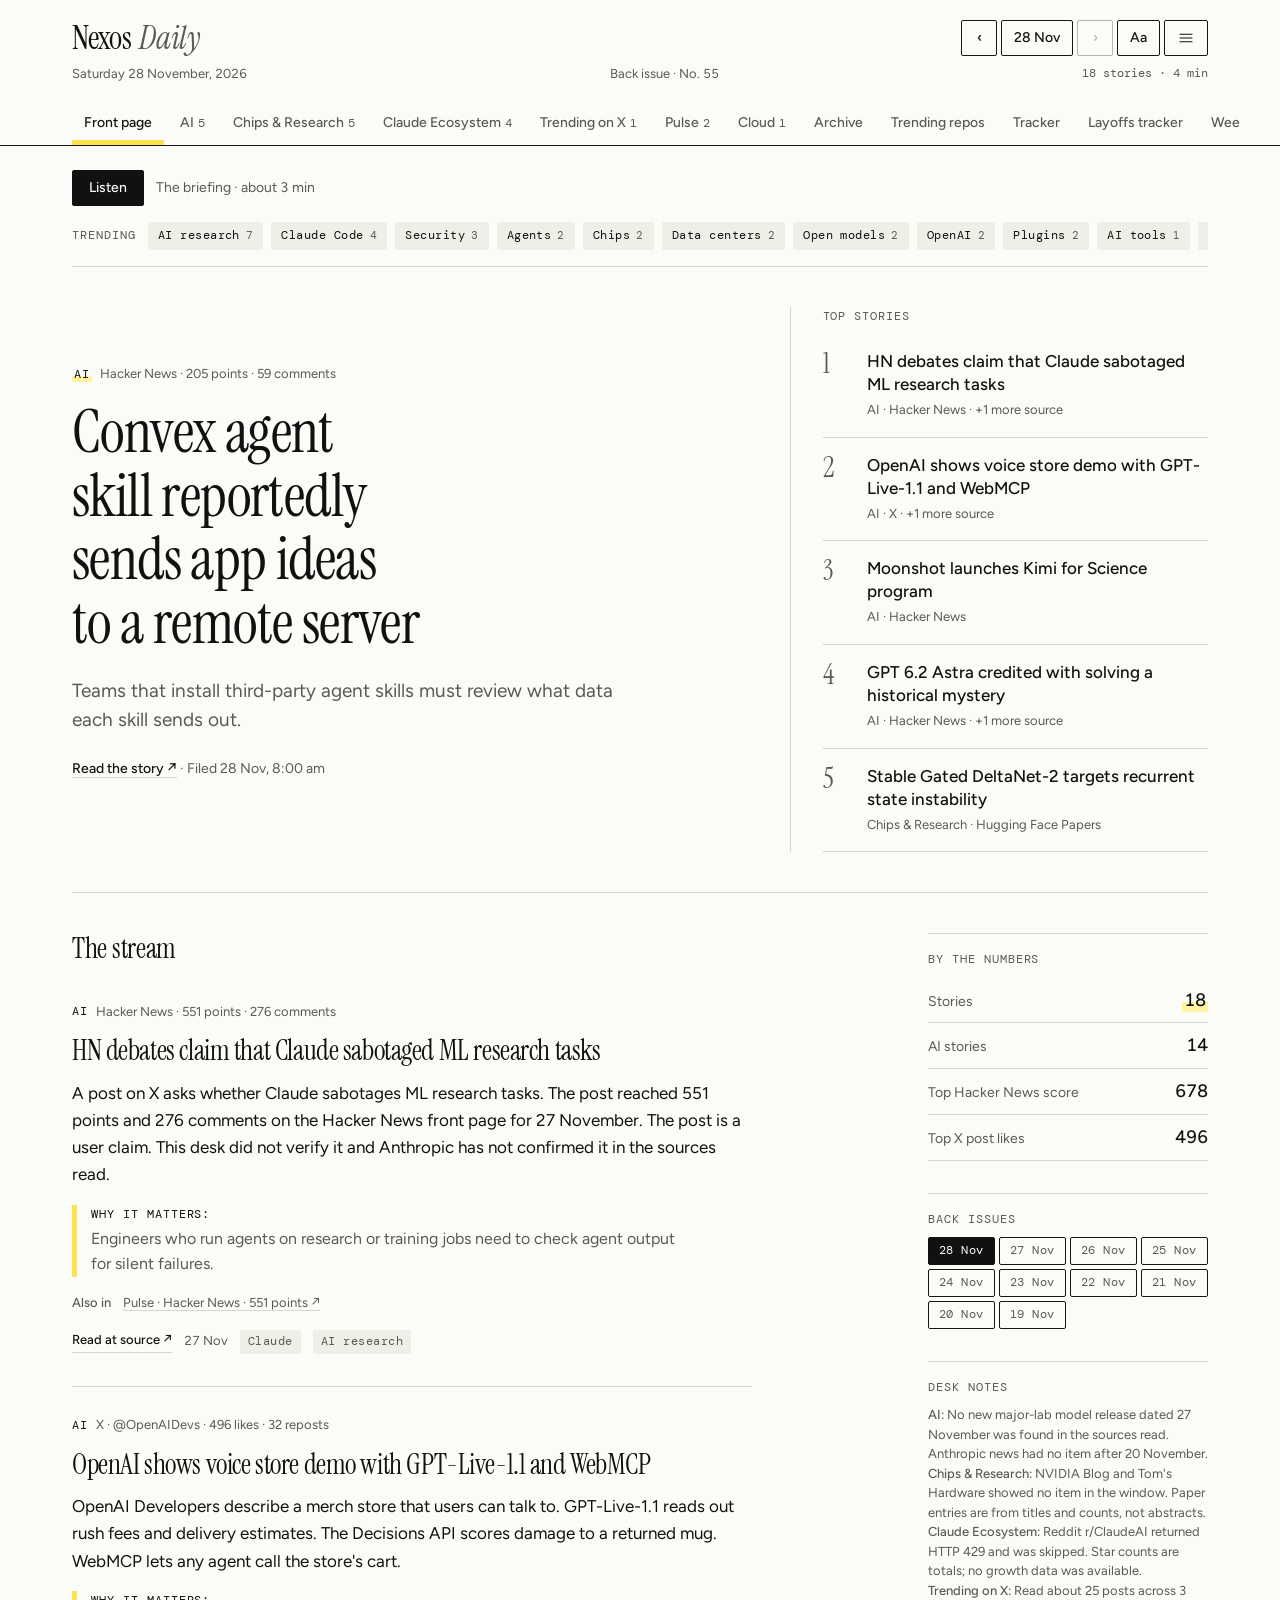
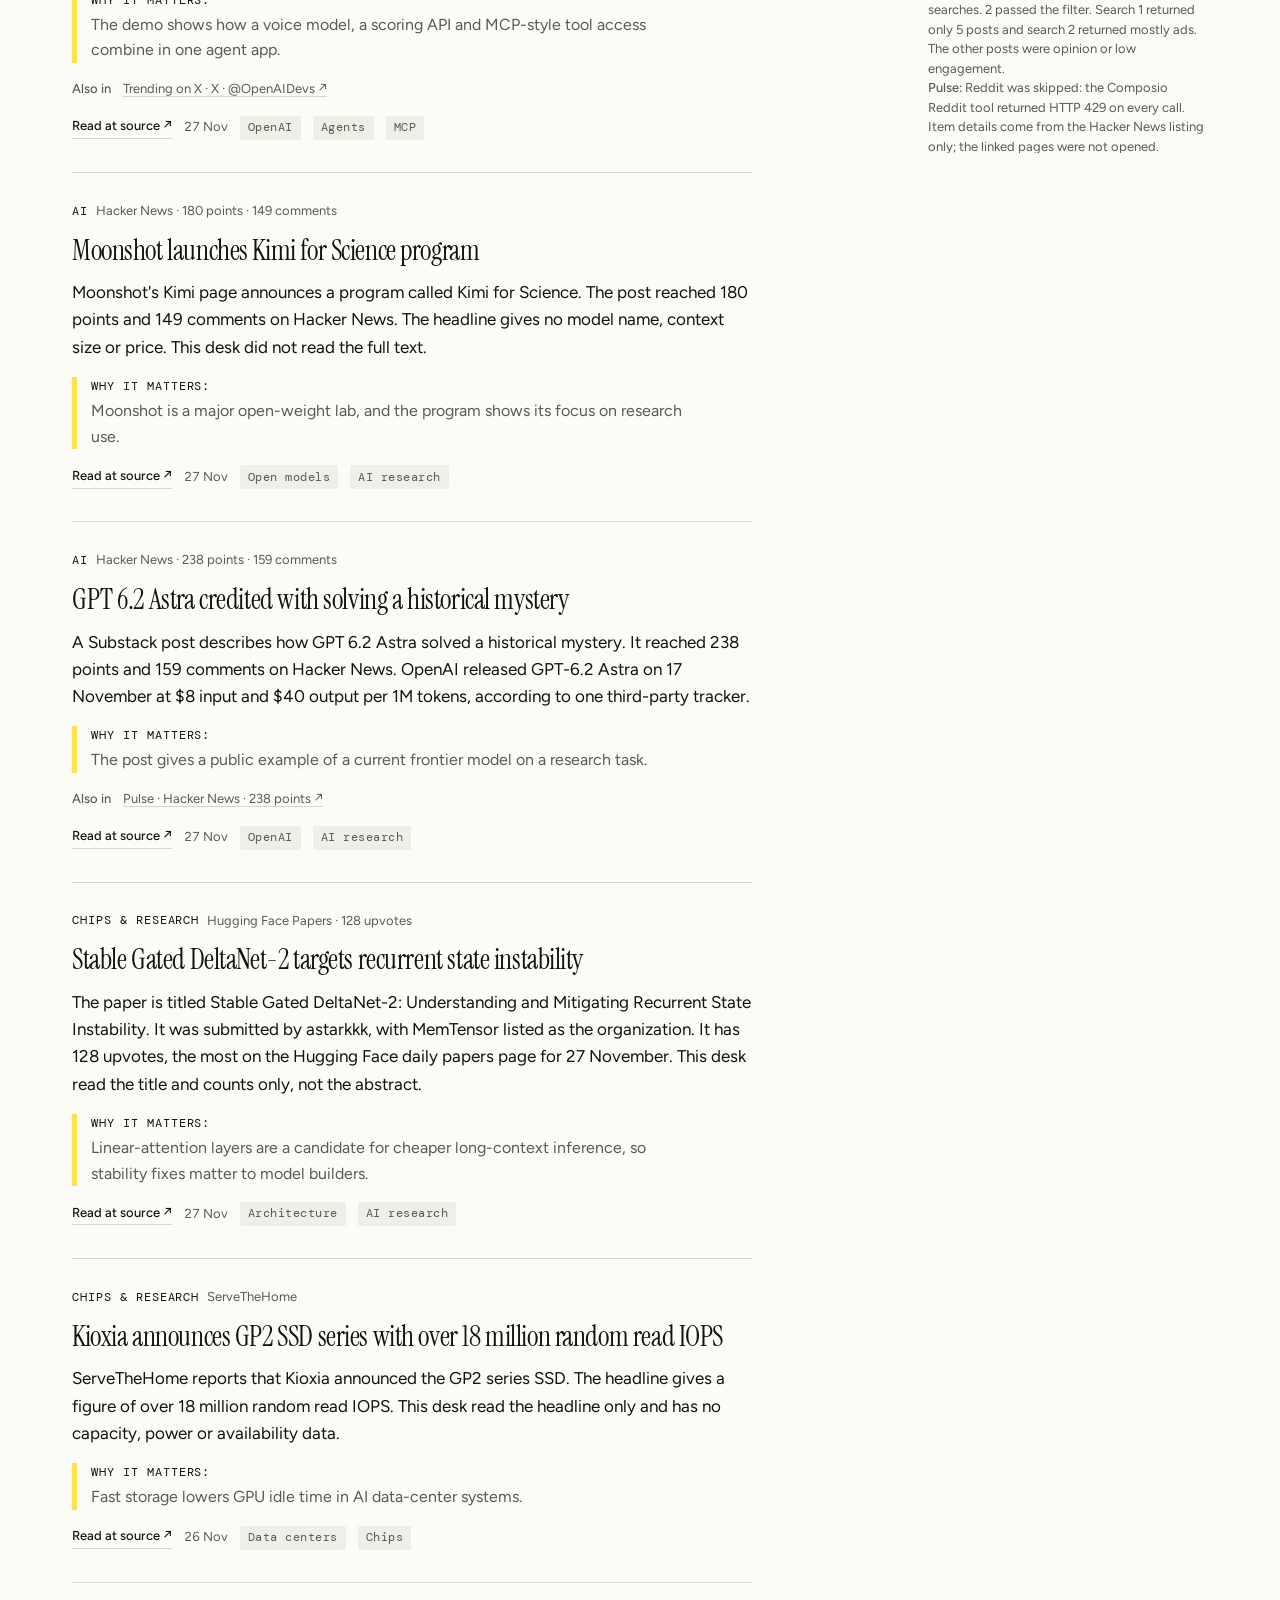
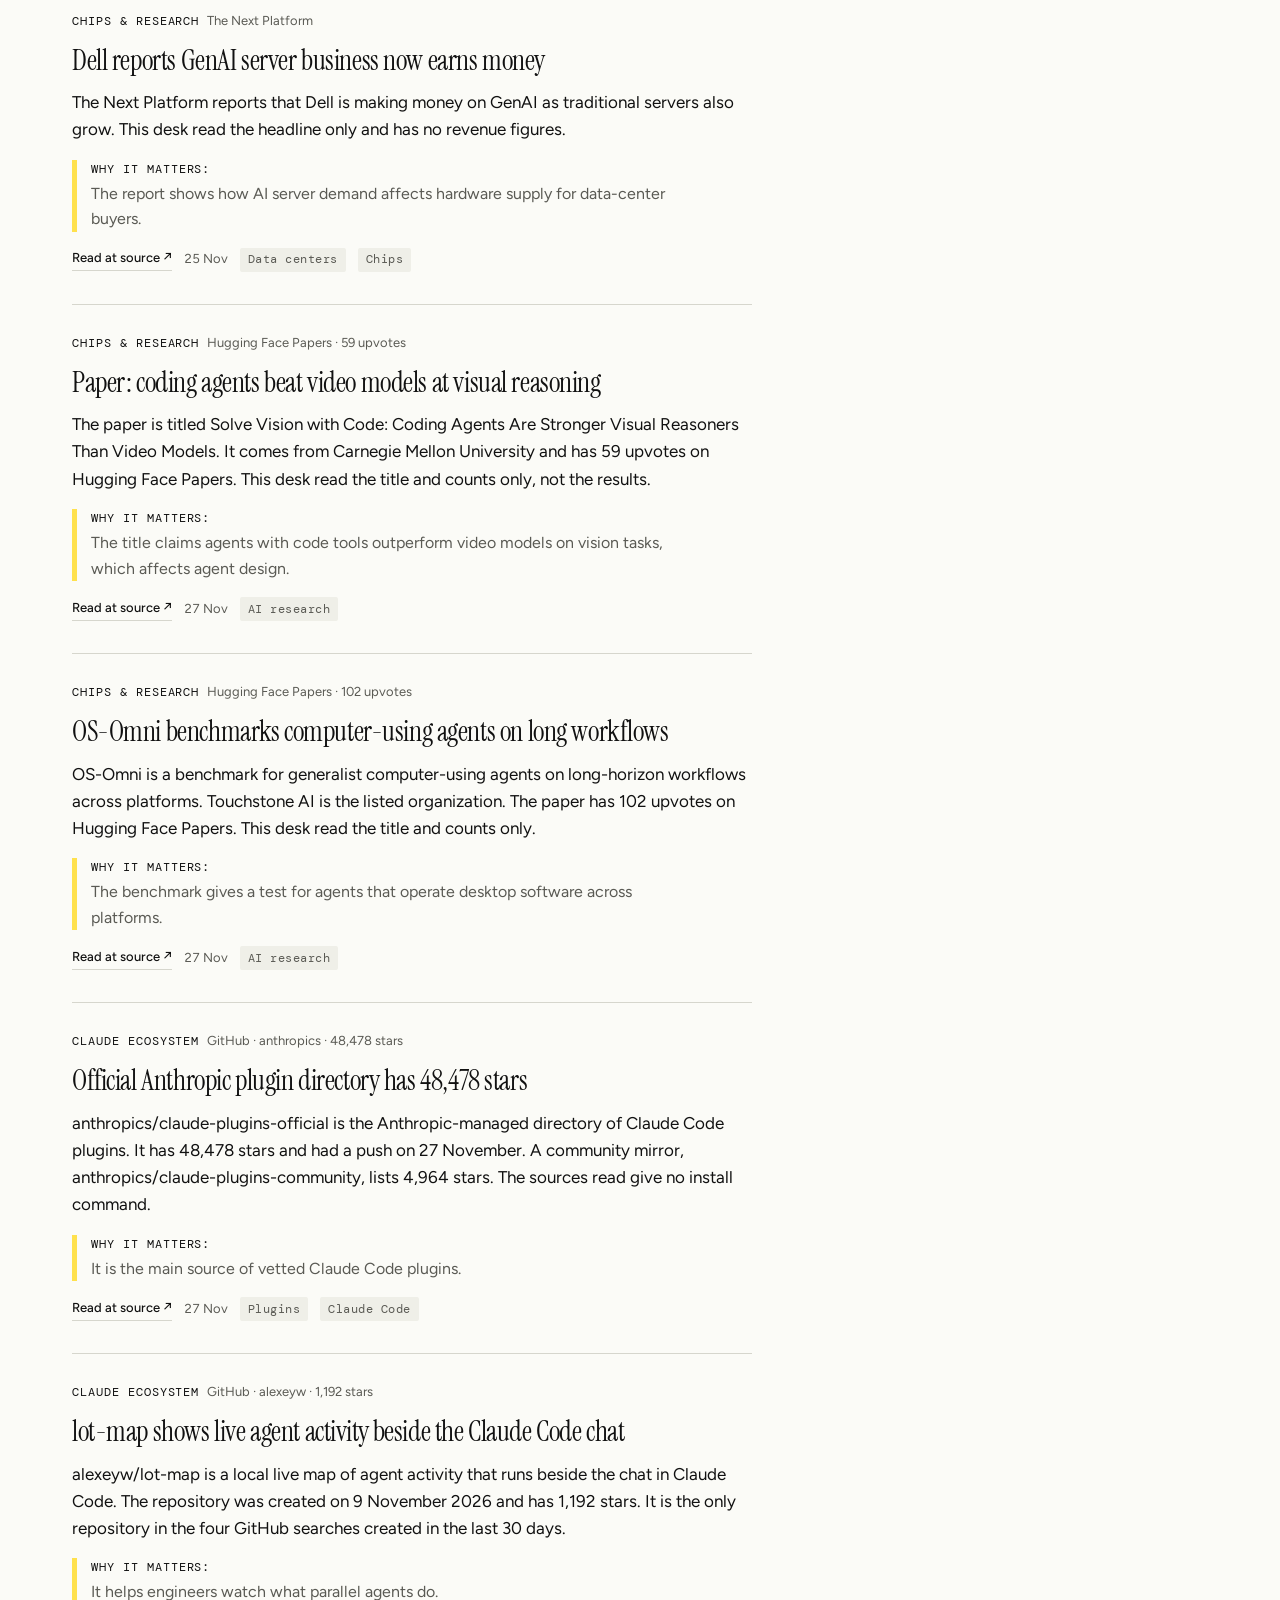
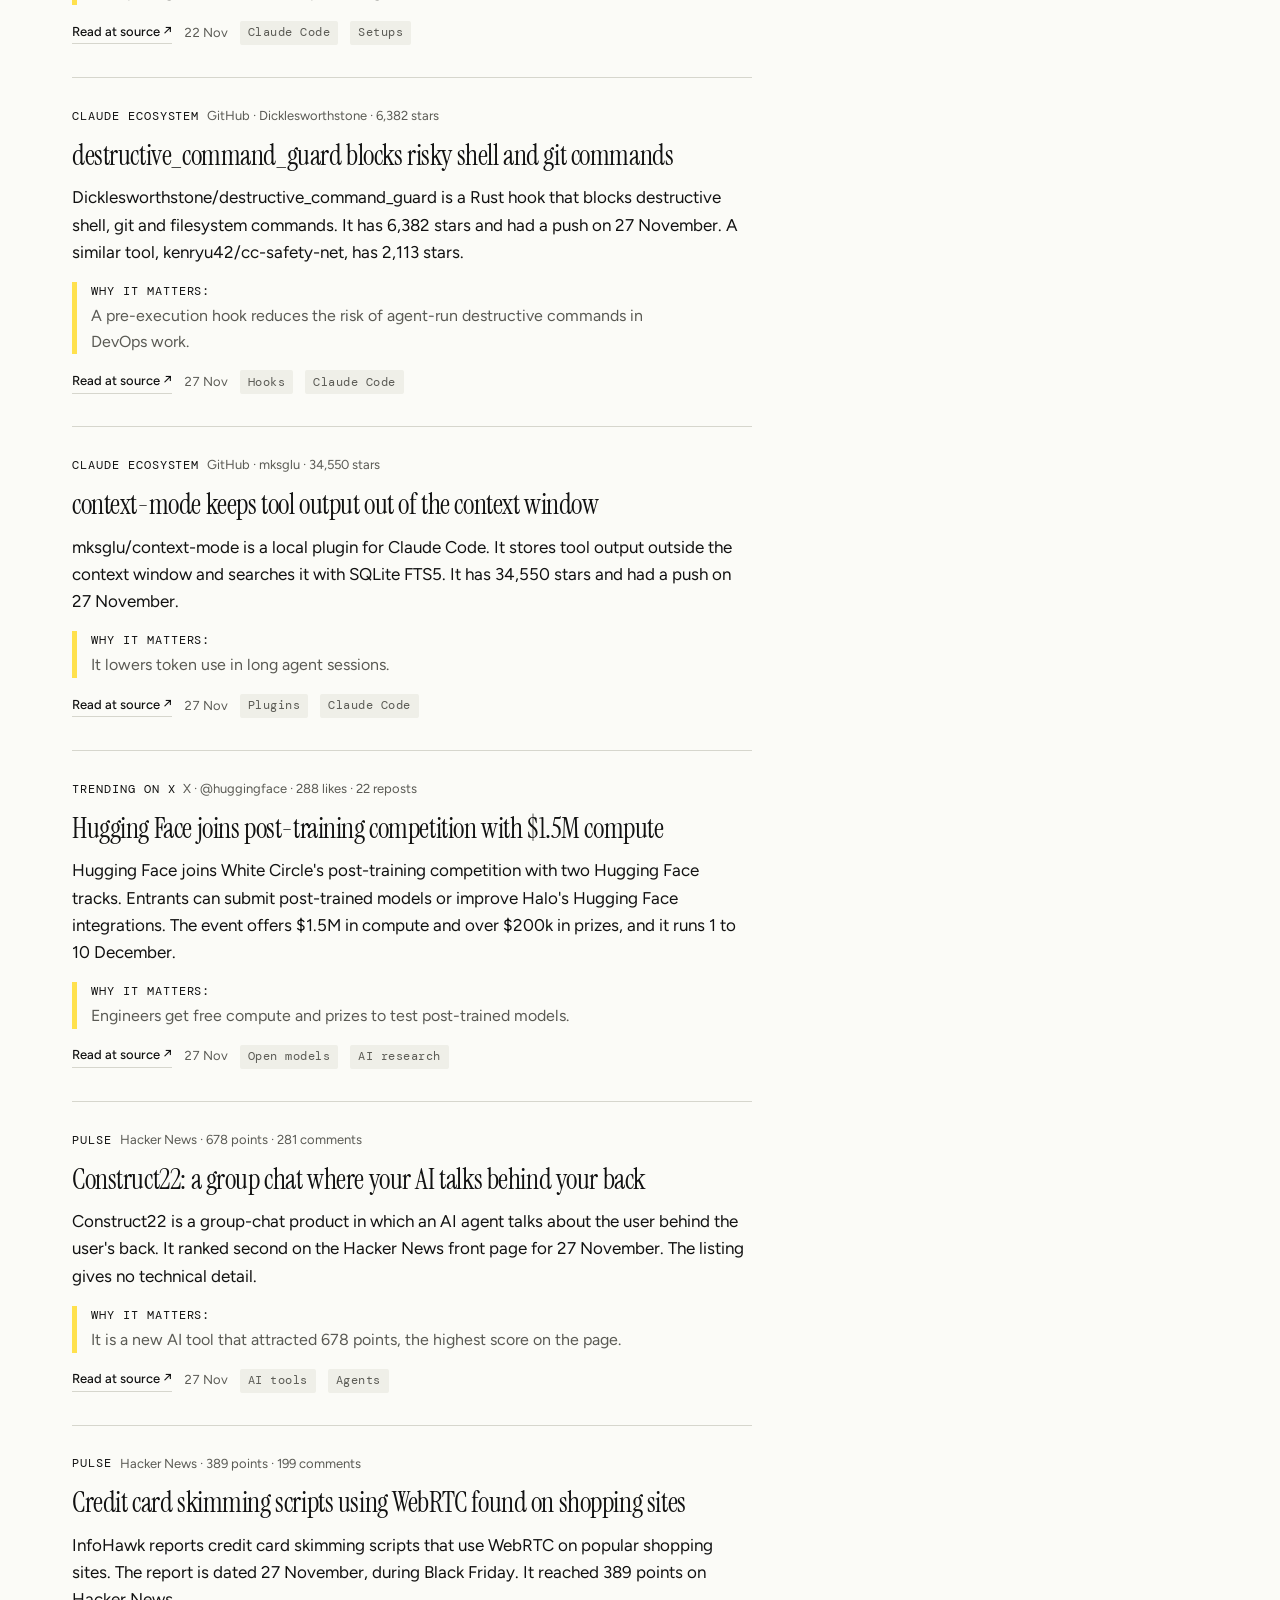
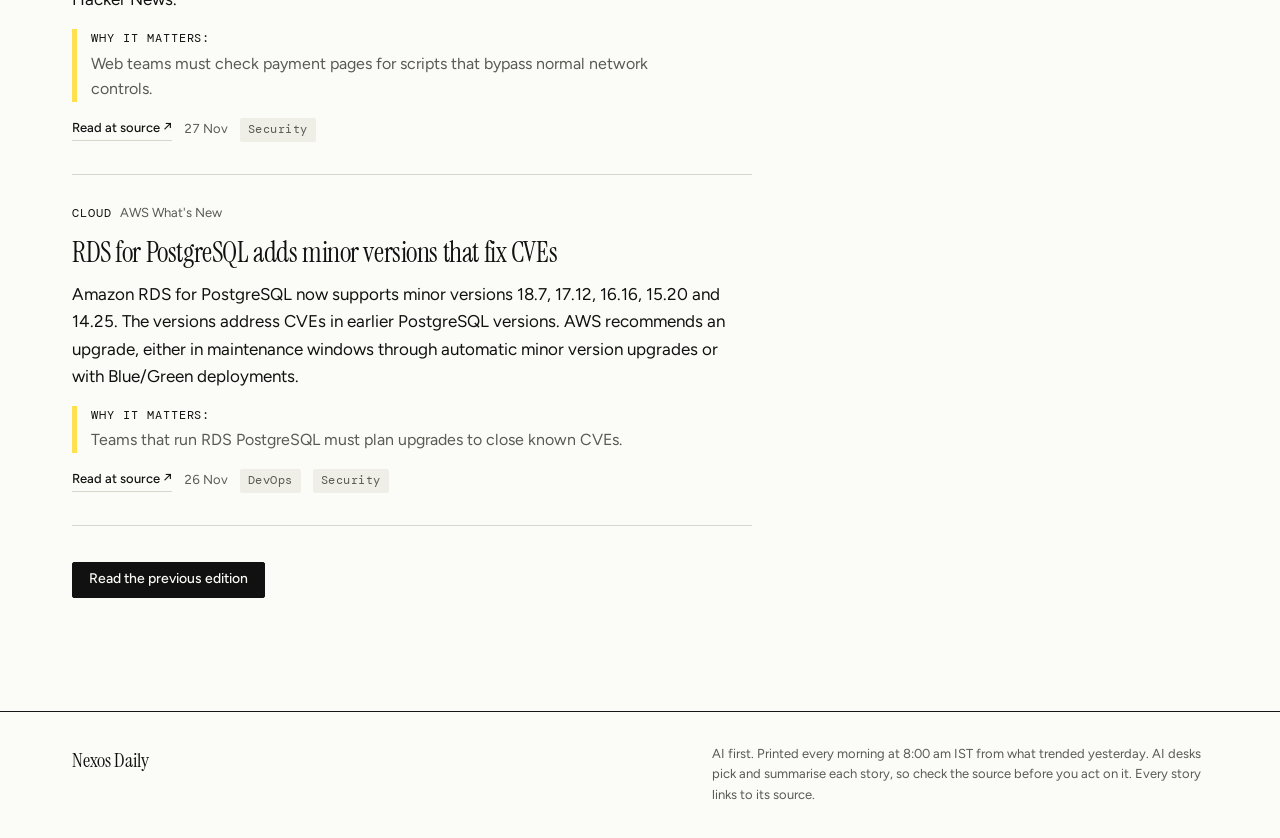
<file: index.html>
<!doctype html>
<html lang="en"><head><meta charset="utf-8"><meta name="viewport" content="width=device-width,initial-scale=1,viewport-fit=cover">
<title>The Nexos Daily</title>
<meta name="description" content="An AI-first morning paper: the most valuable AI, developer and AWS stories from yesterday, picked and summarised by scheduled AI desks.">
<meta property="og:title" content="The Nexos Daily">
<meta property="og:description" content="AI first. What trended yesterday, with a link to every source.">
<link rel="alternate" type="application/json" title="Editions" href="editions/index.json">
<link rel="preconnect" href="https://fonts.googleapis.com">
<link rel="preconnect" href="https://fonts.gstatic.com" crossorigin>
<link href="https://fonts.googleapis.com/css2?family=Archivo:wdth,wght@62..125,700..900&family=Instrument+Sans:wght@400;500;600;700&family=Geist:wght@300..700&family=Newsreader:opsz,wght@6..72,400;6..72,500&family=JetBrains+Mono:wght@400;500&family=Instrument+Serif:ital@0;1&family=Figtree:wght@400;500;600&family=DM+Mono:wght@400;500&display=swap" rel="stylesheet">
<script>(function(d){var s=null,t=null;try{s=localStorage.getItem("nx-style");t=localStorage.getItem("nx-theme")}catch(e){}d.dataset.style=(s==="magazine"||s==="minimal"||s==="unslop")?s:"paper";if(t!=="system")d.dataset.theme=(t==="dark")?"dark":"light"})(document.documentElement)</script>
<style>
/* Layout: a loud tech-magazine front. Black masthead band with a huge condensed wordmark; a purple section rail; a trending-topics strip; a hero row (purple lead block + ranked top stories); then the story stream: one readable column with a purple timeline spine, and a slim side rail on wide screens. Footer band in black. */
:root{
  --bg:#ffffff;--bg-2:#f3f2f7;--ink:#0e0d12;--ink-2:#55535e;--line:#e3e1ea;--band:#0e0d12;--on-band:#ffffff;
  --purple:#5b2ef0;--purple-ink:#4a1fd6;--purple-soft:#ece6ff;--on-purple:#ffffff;
  --f-display:"Archivo",Impact,"Arial Narrow",sans-serif;
  --f-text:"Instrument Sans",system-ui,-apple-system,"Segoe UI",sans-serif;
  --fs:18px;
  color-scheme:light;
}
@media (prefers-color-scheme:dark){:root:not([data-theme="light"]){--bg:#0e0d12;--bg-2:#18171f;--ink:#f1f0f5;--ink-2:#a9a6b5;--line:#2a2833;--band:#000000;--purple:#6d44ff;--purple-ink:#b9a4ff;--purple-soft:#211a3d;color-scheme:dark}}
:root[data-theme="dark"]{--bg:#0e0d12;--bg-2:#18171f;--ink:#f1f0f5;--ink-2:#a9a6b5;--line:#2a2833;--band:#000000;--purple:#6d44ff;--purple-ink:#b9a4ff;--purple-soft:#211a3d;color-scheme:dark}
:root[data-size="s"]{--fs:16px}:root[data-size="l"]{--fs:20px}:root[data-size="xl"]{--fs:22px}

*,*::before,*::after{box-sizing:border-box}
[hidden]{display:none!important}
body{margin:0;background:var(--bg);color:var(--ink);font-family:var(--f-text);font-size:var(--fs);line-height:1.6;-webkit-font-smoothing:antialiased}
a{color:inherit}
button{font:inherit;color:inherit}
:focus-visible{outline:3px solid var(--purple);outline-offset:2px}
.wrap{max-width:1240px;margin:0 auto;padding-inline:clamp(16px,3vw,32px)}

/* Masthead band */
.band{background:var(--band);color:var(--on-band)}
.band__top{display:flex;align-items:center;justify-content:space-between;gap:12px;padding-block:14px 10px;padding-top:calc(14px + env(safe-area-inset-top,0px))}
.word{display:flex;align-items:baseline;gap:10px;text-decoration:none;color:var(--on-band)}
.word b{font-family:var(--f-display);font-weight:900;font-stretch:62%;font-size:clamp(46px,9vw,96px);line-height:.85;letter-spacing:-.01em;text-transform:uppercase}
.word i{font-style:normal;font-family:var(--f-display);font-weight:800;font-stretch:75%;font-size:clamp(16px,2.4vw,24px);text-transform:uppercase;color:#b9a4ff;letter-spacing:.04em}
.tools{display:flex;align-items:center;gap:6px}
.tb{display:inline-grid;place-items:center;min-width:38px;height:38px;padding:0 10px;border:1px solid rgba(255,255,255,.28);border-radius:999px;background:transparent;color:var(--on-band);cursor:pointer;font-size:14px;font-weight:600}
.tb:hover:not(:disabled){background:#fff;color:#0e0d12}
.tb:disabled{opacity:.3;cursor:not-allowed}
.tb svg{width:18px;height:18px;fill:none;stroke:currentColor;stroke-width:2;stroke-linecap:round;stroke-linejoin:round}
.datebtn{position:relative}
.datebtn input{position:absolute;inset:0;opacity:0;cursor:pointer;width:100%}
.band__meta{display:flex;justify-content:space-between;flex-wrap:wrap;gap:4px 16px;padding-bottom:12px;font-size:13px;font-weight:600;letter-spacing:.06em;text-transform:uppercase;color:rgba(255,255,255,.72)}
.rail{position:sticky;top:0;z-index:20;background:var(--purple);color:var(--on-purple)}
.rail__in{display:flex;gap:4px;overflow-x:auto;scrollbar-width:none;padding-top:env(safe-area-inset-top,0px)}
.rail__in::-webkit-scrollbar{display:none}
.rt{flex:none;height:46px;padding:0 14px;border:0;background:none;cursor:pointer;color:var(--on-purple);font-family:var(--f-display);font-weight:800;font-stretch:80%;font-size:16px;letter-spacing:.04em;text-transform:uppercase;border-bottom:4px solid transparent}
.rt small{font-family:var(--f-text);font-weight:600;font-size:12px;opacity:.8;margin-left:4px}
.rt:hover{border-bottom-color:rgba(255,255,255,.5)}
.rt[aria-selected="true"]{border-bottom-color:#fff}
@media (max-width:560px){.band__meta span:nth-child(2){display:none}}

/* Trending strip */
.also{display:flex;flex-wrap:wrap;gap:6px 12px;margin:10px 0 0;font-size:14px;color:var(--ink-2)}
.also b{color:var(--ink);font-weight:700}
.also a{color:var(--purple-ink);text-decoration:none;font-weight:600}
.also a:hover{text-decoration:underline}
/* ===== Minimal design ===== */
:root[data-style="minimal"]{--bg:#F7F8FA;--bg-2:#EEF0F3;--ink:#16181D;--ink-2:#5E6470;--line:#E3E6EB;--band:#F7F8FA;--on-band:#16181D;--purple:#5141D9;--purple-ink:#4535C9;--purple-soft:#ECEAFB;--on-purple:#fff;--f-text:"Geist",system-ui,-apple-system,"Segoe UI",sans-serif;--f-display:"Geist",system-ui,sans-serif;--fs:17px}
@media (prefers-color-scheme:dark){:root[data-style="minimal"]:not([data-theme="light"]){--bg:#0F1115;--bg-2:#171A20;--ink:#E7E9ED;--ink-2:#9AA1AD;--line:#262A31;--band:#0F1115;--on-band:#E7E9ED;--purple:#A99DFF;--purple-ink:#B9AFFF;--purple-soft:#1D1B33;--on-purple:#0F1115}}
:root[data-style="minimal"][data-theme="dark"]{--bg:#0F1115;--bg-2:#171A20;--ink:#E7E9ED;--ink-2:#9AA1AD;--line:#262A31;--band:#0F1115;--on-band:#E7E9ED;--purple:#A99DFF;--purple-ink:#B9AFFF;--purple-soft:#1D1B33;--on-purple:#0F1115}
:root[data-style="minimal"] body{letter-spacing:-.005em;line-height:1.6}
:root[data-style="minimal"] .wrap{max-width:1080px}
:root[data-style="minimal"] .band{border-bottom:1px solid var(--line)}
:root[data-style="minimal"] .band__top{padding-block:14px}
:root[data-style="minimal"] .word b{font-size:20px;font-weight:650;font-stretch:100%;letter-spacing:-.02em;text-transform:none;line-height:1}
:root[data-style="minimal"] .word i{font-size:20px;font-weight:400;font-stretch:100%;letter-spacing:-.02em;text-transform:none;color:var(--ink-2)}
:root[data-style="minimal"] .band__meta{display:none}
:root[data-style="minimal"] .tb{border-color:var(--line);color:var(--ink);font-weight:500}
:root[data-style="minimal"] .tb:hover:not(:disabled){background:var(--ink);color:var(--bg)}
:root[data-style="minimal"] footer.band{border-top:1px solid var(--line);border-bottom:0}
:root[data-style="minimal"] .foot-in{color:var(--ink-2)}
:root[data-style="minimal"] .foot-in b{font-size:15px;font-weight:650;font-stretch:100%;text-transform:none;color:var(--ink)}
:root[data-style="minimal"] .rail{background:color-mix(in srgb,var(--bg) 88%,transparent);backdrop-filter:blur(10px);-webkit-backdrop-filter:blur(10px);border-bottom:1px solid var(--line)}
:root[data-style="minimal"] .rt{height:46px;padding:0 12px;color:var(--ink-2);font-family:var(--f-text);font-weight:500;font-stretch:100%;font-size:15px;letter-spacing:0;text-transform:none;border-bottom:2px solid transparent}
:root[data-style="minimal"] .rt small{opacity:.7}
:root[data-style="minimal"] .rt:hover{color:var(--ink);border-bottom-color:var(--line)}
:root[data-style="minimal"] .rt[aria-selected="true"]{color:var(--ink);border-bottom-color:var(--purple)}
:root[data-style="minimal"] .sheet{border-left:1px solid var(--line)}
:root[data-style="minimal"] .sheet__h h2,:root[data-style="minimal"] .links button{font-family:var(--f-text);font-stretch:100%;text-transform:none;font-weight:600;letter-spacing:-.01em}
:root[data-style="minimal"] .sheet__h h2{font-size:22px}
:root[data-style="minimal"] .links button{font-size:17px}
:root[data-style="minimal"] .opt p{text-transform:none;letter-spacing:0;font-size:13px}
:root[data-style="minimal"] .seg,:root[data-style="minimal"] .x{border-color:var(--line)}
:root[data-style="minimal"] .panel h2,:root[data-style="minimal"] .empty h2{font-family:var(--f-text);font-stretch:100%;text-transform:none;font-weight:600;letter-spacing:-.025em}
:root[data-style="minimal"] .player{background:var(--bg);color:var(--ink);border-top:1px solid var(--line);box-shadow:0 -8px 24px rgba(20,22,30,.06)}
:root[data-style="minimal"] .pl-title b{font-family:var(--f-text);font-stretch:100%;text-transform:none;font-size:15px;font-weight:600}
:root[data-style="minimal"] .pl-title span,:root[data-style="minimal"] .pl-seek{color:var(--ink-2)}
:root[data-style="minimal"] .pl-btn,:root[data-style="minimal"] .pl-rate{border-color:var(--line);color:var(--ink)}
:root[data-style="minimal"] .pl-btn:hover{background:var(--ink);color:var(--bg)}
:root[data-style="minimal"] .pl-main{background:var(--ink);border-color:var(--ink);color:var(--bg)}
:root[data-style="minimal"] .pl-rate button{color:var(--ink-2)}
:root[data-style="minimal"] .pl-rate button[aria-pressed="true"]{background:var(--ink);color:var(--bg)}
:root[data-style="minimal"] .pl-seek input{accent-color:var(--purple)}
.m-date{padding:56px 0 8px;max-width:680px}
.m-date h1{margin:0;font-weight:300;font-size:clamp(44px,8vw,84px);line-height:.98;letter-spacing:-.045em;color:var(--ink)}
.m-date h1 span{display:block;color:var(--ink-2)}
.m-date p{margin:18px 0 0;color:var(--ink-2);font-size:15px}
.m-listen{display:flex;align-items:center;gap:14px;margin:28px 0 8px;padding:12px 18px 12px 12px;border:1px solid var(--line);border-radius:999px;max-width:520px;background:var(--bg)}
.m-listen b{display:block;font-weight:600;font-size:15px}
.m-listen span{font-size:13px;color:var(--ink-2)}
.m-play{flex:none;width:44px;height:44px;border-radius:50%;border:0;background:var(--ink);color:var(--bg);cursor:pointer;font-size:15px}
.m-play:hover{background:var(--purple);color:var(--on-purple)}
.m-grid{display:grid;grid-template-columns:minmax(0,680px) 260px;justify-content:space-between;gap:64px;padding:16px 0 72px}
.m-main{min-width:0}
.m-story{padding:26px 0;border-bottom:1px solid var(--line)}
.m-story h3{margin:0;font-size:21px;font-weight:600;line-height:1.3;letter-spacing:-.018em;text-wrap:pretty}
.m-story h2{margin:6px 0 0;font-size:clamp(30px,4.4vw,42px);font-weight:600;line-height:1.08;letter-spacing:-.035em;text-wrap:balance}
.m-story h2 a,.m-story h3 a{text-decoration:none}
.m-story h2 a:hover,.m-story h3 a:hover{color:var(--purple-ink)}
.m-lead{padding-top:28px}
.m-lead .m-body{display:-webkit-box;-webkit-line-clamp:4;-webkit-box-orient:vertical;overflow:hidden}
.m-sec{margin:0;font-size:14px;font-weight:500;color:var(--purple-ink)}
.m-body{margin:10px 0 0;color:var(--ink);max-width:64ch}
.m-lead .m-body{font-size:1.1em;color:var(--ink-2)}
.m-why{margin:12px 0 0;font-size:15px;color:var(--ink-2);max-width:64ch}
.m-why span{color:var(--ink);font-weight:600;margin-right:4px}
.m-meta{display:flex;flex-wrap:wrap;gap:4px 16px;margin:14px 0 0;font-size:13.5px;color:var(--ink-2);font-variant-numeric:tabular-nums}
.m-meta a{color:var(--purple-ink);font-weight:500;text-decoration:none}
.m-meta a:hover{text-decoration:underline}
.m-also{margin:6px 0 0;font-size:13.5px;color:var(--ink-2)}
.m-also a{color:var(--ink);text-decoration:underline;text-decoration-color:var(--line);text-underline-offset:3px}
.m-group{margin-top:44px}
.m-group h2{display:flex;align-items:baseline;gap:10px;margin:0;padding-bottom:10px;border-bottom:1px solid var(--ink);font-size:22px;font-weight:600;letter-spacing:-.02em}
.m-group h2 span{font-size:14px;font-weight:400;color:var(--ink-2)}
.m-side{position:sticky;top:64px;align-self:start;display:grid;gap:36px;padding-top:28px}
.m-side h4{margin:0 0 12px;font-size:14px;font-weight:600}
.m-chips{display:flex;flex-wrap:wrap;gap:6px}
.m-chip{border:1px solid var(--line);background:var(--bg);color:var(--ink);border-radius:999px;padding:5px 12px;font:500 13.5px var(--f-text);cursor:pointer}
.m-chip small{color:var(--ink-2);font-weight:400}
.m-chip:hover{border-color:var(--ink-2)}
.m-chip[aria-pressed="true"]{background:var(--ink);border-color:var(--ink);color:var(--bg)}
.m-chip[aria-pressed="true"] small{color:var(--bg);opacity:.7}
.m-days{display:grid;gap:2px}
.m-days button{text-align:left;border:0;background:none;padding:6px 0;font:400 14.5px var(--f-text);color:var(--ink-2);cursor:pointer}
.m-days button:hover{color:var(--ink)}
.m-days button[aria-current="true"]{color:var(--ink);font-weight:600}
.m-empty{padding:48px 0;color:var(--ink-2)}
@media (max-width:980px){.m-grid{grid-template-columns:minmax(0,1fr);gap:8px}.m-side{position:static;order:-1;padding-top:4px}.m-side h4,.m-side>div:last-child{display:none}.m-chips{flex-wrap:nowrap;overflow-x:auto;scrollbar-width:none;margin-inline:calc(-1 * clamp(16px,3vw,32px));padding-inline:clamp(16px,3vw,32px)}.m-chips::-webkit-scrollbar{display:none}.m-chip{flex:none}}
@media (max-width:560px){.m-date{padding-top:32px}.m-story{padding:22px 0}}
.player{position:fixed;left:0;right:0;bottom:0;z-index:30;background:var(--band);color:#fff;border-top:4px solid var(--purple);padding-bottom:env(safe-area-inset-bottom,0px)}
.pl-in{display:flex;align-items:center;gap:10px 16px;flex-wrap:wrap;padding-block:10px}
.pl-title{display:flex;flex-direction:column;line-height:1.2;min-width:84px}
.pl-title b{font-family:var(--f-display);font-weight:900;font-stretch:70%;font-size:18px;text-transform:uppercase}
.pl-title span{font-size:12px;color:rgba(255,255,255,.7)}
.pl-ctrl{display:flex;gap:6px;align-items:center}
.pl-btn{min-width:40px;height:40px;border-radius:999px;border:1px solid rgba(255,255,255,.3);background:transparent;color:#fff;cursor:pointer;font-weight:700;font-size:14px}
.pl-btn:hover{background:#fff;color:#0e0d12}
.pl-main{min-width:48px;height:48px;background:var(--purple);border-color:var(--purple);font-size:16px}
.pl-seek{flex:1 1 220px;display:flex;align-items:center;gap:8px;font-size:13px;font-variant-numeric:tabular-nums;color:rgba(255,255,255,.8)}
.pl-seek input{flex:1;accent-color:#8f6bff;min-width:80px}
.pl-rate{display:flex;border:1px solid rgba(255,255,255,.3);border-radius:999px;overflow:hidden}
.pl-rate button{border:0;background:transparent;color:#fff;cursor:pointer;font-size:13px;font-weight:600;padding:0 9px;height:34px}
.pl-rate button[aria-pressed="true"]{background:#fff;color:#0e0d12}
.pl-x{margin-left:auto}
body.has-player{padding-bottom:96px}
@media (max-width:640px){.pl-title{min-width:0}.pl-seek{order:5;flex-basis:100%}.pl-rate button{padding:0 7px}body.has-player{padding-bottom:150px}}
.listen{display:flex;align-items:center;gap:12px;padding-top:16px;font-size:14px;font-weight:600;color:var(--ink-2)}
.listen .pill{margin-top:0}
.trend{display:flex;align-items:center;gap:10px;padding-block:14px;border-bottom:1px solid var(--line);overflow-x:auto;scrollbar-width:none}
.trend::-webkit-scrollbar{display:none}
.trend__lbl{flex:none;font-family:var(--f-display);font-weight:900;font-stretch:70%;font-size:18px;text-transform:uppercase;color:var(--purple-ink)}
.chip{flex:none;display:inline-flex;align-items:center;gap:6px;height:32px;padding:0 13px;border:1.5px solid var(--ink);border-radius:999px;background:transparent;cursor:pointer;font-size:14px;font-weight:600;white-space:nowrap}
.chip small{font-size:12px;color:var(--ink-2)}
.chip:hover{border-color:var(--purple);color:var(--purple-ink)}
.chip[aria-pressed="true"]{background:var(--purple);border-color:var(--purple);color:var(--on-purple)}
.chip[aria-pressed="true"] small{color:var(--on-purple);opacity:.8}

/* Hero */
.hero{display:grid;grid-template-columns:minmax(0,1.65fr) minmax(0,1fr);gap:28px;padding-block:24px 32px;border-bottom:4px solid var(--ink)}
.lead{background:var(--purple);color:var(--on-purple);padding:clamp(22px,3.4vw,40px);display:flex;flex-direction:column;justify-content:flex-end;min-height:420px;position:relative;overflow:hidden}
.lead::before{content:"";position:absolute;right:-80px;top:-80px;width:280px;height:280px;border-radius:50%;border:42px solid rgba(255,255,255,.08)}
.lead .kick{color:#e3d9ff}
.lead h1{margin:10px 0 0;font-family:var(--f-display);font-weight:900;font-stretch:68%;font-size:clamp(40px,5.6vw,72px);line-height:.95;letter-spacing:-.005em;text-transform:none;text-wrap:balance;position:relative}
.lead h1 a{text-decoration:none}
.lead h1 a:hover{text-decoration:underline;text-decoration-thickness:3px;text-underline-offset:6px}
.lead .dek{margin:16px 0 0;font-size:1.05em;line-height:1.5;max-width:42em;color:#f2edff;position:relative}
.lead .meta{margin-top:16px;font-size:14px;font-weight:600;color:#e3d9ff;position:relative}
.lead .meta a{color:#fff}
.tops h2{margin:0 0 6px;font-family:var(--f-display);font-weight:900;font-stretch:70%;font-size:26px;text-transform:uppercase;border-bottom:4px solid var(--purple);padding-bottom:6px;display:inline-block}
.tops ol{margin:0;padding:0;list-style:none;counter-reset:n}
.tops li{display:grid;grid-template-columns:44px minmax(0,1fr);gap:4px 10px;padding:14px 0;border-bottom:1px solid var(--line);counter-increment:n}
.tops li:last-child{border-bottom:0}
.tops li::before{content:counter(n);grid-row:1 / span 2;font-family:var(--f-display);font-weight:900;font-stretch:62%;font-size:44px;line-height:.9;color:var(--purple-ink)}
.tops h3{margin:0;font-family:var(--f-display);font-weight:800;font-stretch:85%;font-size:20px;line-height:1.15}
.tops h3 a{text-decoration:none}
.tops h3 a:hover{color:var(--purple-ink);text-decoration:underline}
.tops .src{font-size:13px;font-weight:600;color:var(--ink-2)}
@media (max-width:900px){.hero{grid-template-columns:minmax(0,1fr)}.lead{min-height:340px}}

/* Kicker */
.kick{display:flex;flex-wrap:wrap;align-items:center;gap:4px 10px;margin:0;font-size:12.5px;font-weight:700;letter-spacing:.09em;text-transform:uppercase}
.kick .sec{color:var(--purple-ink)}
.kick .src{color:var(--ink-2)}
.lead .kick .sec,.lead .kick .src{color:#e3d9ff}

/* Stream */
.body{display:grid;grid-template-columns:minmax(0,1fr) 300px;gap:40px;padding-block:28px 40px}
.stream h2.sh{margin:0 0 8px;font-family:var(--f-display);font-weight:900;font-stretch:70%;font-size:30px;text-transform:uppercase}
.stream h2.sh span{color:var(--purple-ink)}
.items{position:relative;padding-left:28px}
.items::before{content:"";position:absolute;left:6px;top:8px;bottom:8px;width:3px;background:var(--purple);border-radius:2px}
.story{position:relative;padding:20px 0 24px;border-bottom:1px solid var(--line);max-width:720px}
.story::before{content:"";position:absolute;left:-28px;top:26px;width:15px;height:15px;border-radius:50%;background:var(--bg);border:3px solid var(--purple)}
.story h3{margin:8px 0 0;font-family:var(--f-display);font-weight:800;font-stretch:85%;font-size:clamp(24px,2.6vw,30px);line-height:1.12;letter-spacing:-.005em;text-wrap:balance}
.story h3 a{text-decoration:none}
.story h3 a:hover{color:var(--purple-ink);text-decoration:underline;text-decoration-thickness:2px;text-underline-offset:4px}
.story p.txt{margin:10px 0 0;max-width:66ch}
.story .why{margin:12px 0 0;padding:10px 14px;background:var(--purple-soft);border-left:4px solid var(--purple);font-size:.92em}
.story .why b{color:var(--purple-ink)}
.foot{display:flex;flex-wrap:wrap;align-items:center;gap:8px 14px;margin-top:12px;font-size:14px;color:var(--ink-2)}
.foot a{font-weight:700;color:var(--ink);text-decoration:none;border-bottom:2px solid var(--purple)}
.foot a:hover{color:var(--purple-ink)}
.tag{border:0;background:var(--bg-2);border-radius:999px;padding:3px 10px;font-size:12.5px;font-weight:600;color:var(--ink-2);cursor:pointer}
.tag:hover{background:var(--purple-soft);color:var(--purple-ink)}
.side{display:grid;gap:24px;align-content:start;position:sticky;top:64px;max-height:calc(100vh - 80px);overflow:auto}
.box{border-top:4px solid var(--ink);padding-top:10px}
.box h4{margin:0 0 8px;font-family:var(--f-display);font-weight:900;font-stretch:70%;font-size:20px;text-transform:uppercase}
.stat{display:flex;justify-content:space-between;gap:10px;padding:8px 0;border-bottom:1px solid var(--line);font-size:15px}
.stat b{font-family:var(--f-display);font-weight:900;font-stretch:70%;font-size:22px;color:var(--purple-ink);font-variant-numeric:tabular-nums}
.note{margin:0;font-size:14px;line-height:1.5;color:var(--ink-2)}
.days{display:flex;flex-wrap:wrap;gap:6px}
.day{border:1.5px solid var(--ink);background:none;border-radius:999px;padding:4px 11px;cursor:pointer;font-size:13px;font-weight:600}
.day[aria-current="true"]{background:var(--ink);color:var(--bg)}
@media (max-width:980px){.body{grid-template-columns:minmax(0,1fr)}.side{position:static;max-height:none}}
@media (max-width:520px){.items{padding-left:22px}.story::before{left:-22px}.items::before{left:4px}}

/* Empty, panels */
.empty{padding:64px 0;text-align:center}
.empty h2{margin:0 0 8px;font-family:var(--f-display);font-weight:900;font-stretch:70%;font-size:40px;text-transform:uppercase}
.empty p{margin:0 auto;max-width:34em;color:var(--ink-2)}
.pill{margin-top:12px;border:1.5px solid var(--ink);background:none;border-radius:999px;padding:6px 14px;cursor:pointer;font-weight:600;font-size:14px}
.pill--purple{background:var(--purple);border-color:var(--purple);color:var(--on-purple)}
.panel{padding-block:28px 48px;max-width:820px}
.panel h2{margin:0;font-family:var(--f-display);font-weight:900;font-stretch:66%;font-size:clamp(44px,7vw,72px);line-height:.95;text-transform:uppercase}
.panel h2 span{color:var(--purple-ink)}
.panel .lede{margin:8px 0 20px;color:var(--ink-2)}
.search{width:100%;height:50px;padding:0 18px;font:17px var(--f-text);color:var(--ink);background:var(--bg);border:2px solid var(--ink);border-radius:999px}
.search:focus{border-color:var(--purple);outline:none}
.hit{padding:16px 0;border-bottom:1px solid var(--line)}
.hit h3{margin:6px 0 0;font-family:var(--f-display);font-weight:800;font-stretch:85%;font-size:21px;line-height:1.2}
.hit h3 a{text-decoration:none}
.hit p{margin:4px 0 0;font-size:15px;color:var(--ink-2)}
mark{background:var(--purple-soft);color:var(--purple-ink);padding:0 2px}
.row{display:grid;grid-template-columns:minmax(0,1fr) auto;gap:6px 16px;align-items:center;padding:16px 0;border-bottom:1px solid var(--line)}
.row b{font-family:var(--f-display);font-weight:800;font-stretch:85%;font-size:20px}
.row .m{grid-column:1 / -1;font-size:14px;color:var(--ink-2)}
.st{font-size:12.5px;font-weight:700;letter-spacing:.08em;text-transform:uppercase}
.st.bad{color:#c0262d}
.btns{display:flex;gap:8px}
.btn{height:36px;padding:0 16px;border-radius:999px;border:1.5px solid var(--ink);background:transparent;cursor:pointer;font-size:14px;font-weight:700}
.btn--p{background:var(--purple);border-color:var(--purple);color:var(--on-purple)}
.btn:disabled{opacity:.4;cursor:not-allowed}
footer.band{margin-top:24px}
.foot-in{display:flex;justify-content:space-between;flex-wrap:wrap;gap:8px 20px;padding-block:22px calc(22px + env(safe-area-inset-bottom,0px));font-size:13px;color:rgba(255,255,255,.72)}
.foot-in b{font-family:var(--f-display);font-weight:900;font-stretch:62%;font-size:28px;color:#fff;text-transform:uppercase}

/* Menu */
.backdrop{position:fixed;inset:0;z-index:40;background:rgba(0,0,0,.45)}
.sheet{position:fixed;z-index:41;top:0;right:0;bottom:0;width:min(360px,100vw);background:var(--bg);border-left:4px solid var(--purple);padding:calc(18px + env(safe-area-inset-top,0px)) 20px 20px;display:grid;gap:22px;align-content:start;overflow-y:auto}
.sheet__h{display:flex;justify-content:space-between;align-items:center}
.sheet__h h2{margin:0;font-family:var(--f-display);font-weight:900;font-stretch:70%;font-size:30px;text-transform:uppercase}
.x{border:1.5px solid var(--ink);background:none;border-radius:999px;width:38px;height:38px;cursor:pointer}
.links{display:grid;gap:4px}
.links button{text-align:left;border:0;background:none;padding:10px 6px;cursor:pointer;font-family:var(--f-display);font-weight:800;font-stretch:85%;font-size:20px;border-bottom:1px solid var(--line)}
.links button:hover{color:var(--purple-ink)}
.opt p{margin:0 0 8px;font-size:12px;font-weight:700;letter-spacing:.09em;text-transform:uppercase;color:var(--ink-2)}
.seg{display:flex;border:1.5px solid var(--ink);border-radius:999px;overflow:hidden}
.seg button{flex:1;height:38px;border:0;background:transparent;cursor:pointer;font-size:14px;font-weight:600}
.seg button[aria-pressed="true"]{background:var(--purple);color:var(--on-purple)}
.toast{position:fixed;z-index:60;left:50%;bottom:calc(20px + env(safe-area-inset-bottom,0px));transform:translateX(-50%);max-width:calc(100vw - 32px);background:var(--purple);color:var(--on-purple);padding:10px 18px;border-radius:999px;font-size:15px;font-weight:600}
.sr{position:absolute;width:1px;height:1px;overflow:hidden;clip:rect(0 0 0 0);white-space:nowrap}
@media (prefers-reduced-motion:reduce){*{transition:none!important;scroll-behavior:auto!important}}
/* ===== In-page views: Trending, Tracker, Week in review, Layoffs ===== */
:root{--up:#0a7a3d}
@media (prefers-color-scheme:dark){:root:not([data-theme="light"]){--up:#4ad08a}}
:root[data-theme="dark"]{--up:#4ad08a}
.xv{padding-block:6px 56px}
.xv h1.xh{margin:26px 0 4px;font-family:var(--f-display);font-weight:900;font-stretch:66%;font-size:clamp(38px,6vw,60px);line-height:.95;text-transform:uppercase}
.xv h1.xh span{color:var(--purple-ink)}
.xv .lede{margin:6px 0 16px;color:var(--ink-2);max-width:62ch}
.xbar{display:flex;flex-wrap:wrap;gap:10px;align-items:center;justify-content:space-between;padding:12px 0;border-top:1px solid var(--line);border-bottom:1px solid var(--line)}
.xbar .grp{display:flex;flex-wrap:wrap;gap:6px;align-items:center}
.xsel{height:34px;border:1.5px solid var(--ink);border-radius:999px;background:var(--bg);color:var(--ink);padding:0 12px;font:600 14px var(--f-text)}
.xlbl{font-size:13px;font-weight:600;color:var(--ink-2)}
.xv .topics{display:flex;flex-wrap:wrap;align-items:center;gap:8px;padding:14px 0;border-bottom:1px solid var(--line)}
.xv .topics .lbl{font-family:var(--f-display);font-weight:900;font-stretch:70%;font-size:18px;text-transform:uppercase;color:var(--purple-ink);margin-right:4px}
.xv .kinds{display:flex;flex-wrap:wrap;gap:8px;padding:14px 0 4px}
.xv ol.list{list-style:none;margin:8px 0 40px;padding:0;counter-reset:n}
.repo{display:grid;grid-template-columns:52px minmax(0,1fr) auto;gap:4px 14px;align-items:start;padding:18px 0;border-bottom:1px solid var(--line);counter-increment:n}
.repo::before{content:counter(n);font-family:var(--f-display);font-weight:900;font-stretch:62%;font-size:42px;line-height:.9;color:var(--purple-ink)}
.repo h2{margin:0;font-family:var(--f-display);font-weight:800;font-stretch:85%;font-size:22px;line-height:1.15;word-break:break-word}
.repo h2 a{text-decoration:none}
.repo h2 a:hover{color:var(--purple-ink);text-decoration:underline}
.repo p{margin:6px 0 0;max-width:68ch}
.rtags{display:flex;flex-wrap:wrap;gap:6px;margin-top:8px;font-size:13px;color:var(--ink-2)}
.rtag{background:var(--bg-2);border-radius:999px;padding:2px 10px;font-weight:600}
.rtag.kind{background:var(--purple-soft);color:var(--purple-ink)}
.nums{text-align:right;white-space:nowrap}
.gain{font-family:var(--f-display);font-weight:900;font-stretch:70%;font-size:24px;color:var(--up);font-variant-numeric:tabular-nums}
.stars{font-size:13px;color:var(--ink-2);font-variant-numeric:tabular-nums}
.spark{display:block;margin:6px 0 2px auto;color:var(--purple-ink)}
.repo .first{font-size:12.5px;color:var(--ink-2)}
.new{background:var(--purple);color:var(--on-purple);border-radius:999px;padding:1px 8px;font-size:11.5px;font-weight:700;letter-spacing:.04em;margin-left:6px;vertical-align:middle}
@media (max-width:560px){.repo{grid-template-columns:36px minmax(0,1fr)}.repo::before{font-size:32px}.nums{grid-column:2;text-align:left;display:flex;flex-wrap:wrap;gap:4px 10px;align-items:baseline}.spark{margin:0}}
.xv .xsearch{flex:1 1 220px;width:auto;height:40px;font-size:15px}
.xv h3.sh{margin:34px 0 6px;font-family:var(--f-display);font-weight:900;font-stretch:70%;font-size:28px;text-transform:uppercase;border-bottom:4px solid var(--purple);display:inline-block;padding-bottom:4px}
.xv .intro{font-size:1.08em;max-width:62ch;margin:6px 0 0}
.wstory{display:grid;grid-template-columns:48px minmax(0,1fr);gap:4px 12px;padding:16px 0;border-bottom:1px solid var(--line);counter-increment:n}
.wstory::before{content:counter(n);font-family:var(--f-display);font-weight:900;font-stretch:62%;font-size:40px;line-height:.9;color:var(--purple-ink)}
.wstory h4,.card h4{margin:0;font-family:var(--f-display);font-weight:800;font-stretch:85%;font-size:21px;line-height:1.15}
.wstory h4 a,.card h4 a{text-decoration:none}.wstory h4 a:hover,.card h4 a:hover{color:var(--purple-ink);text-decoration:underline}
.wstory p,.card p{margin:6px 0 0;max-width:68ch}
.wk{font-size:12px;font-weight:700;letter-spacing:.09em;text-transform:uppercase;color:var(--purple-ink)}
.xv ol.plain{list-style:none;margin:0;padding:0;counter-reset:n}
.cards{display:grid;grid-template-columns:repeat(auto-fill,minmax(260px,1fr));gap:14px;margin-top:10px}
.card{border:1.5px solid var(--line);border-radius:14px;padding:14px 16px}
.sotw{background:var(--purple);color:var(--on-purple);border-radius:18px;padding:clamp(20px,3vw,32px);margin-top:12px}
.sotw h4{margin:4px 0 0;font-family:var(--f-display);font-weight:900;font-stretch:68%;font-size:clamp(30px,4.6vw,48px);line-height:.95}
.sotw a{color:#fff}
.sotw p{margin:10px 0 0;max-width:64ch;color:#f2edff}
.sotw code{display:inline-block;margin-top:12px;background:rgba(0,0,0,.25);border-radius:8px;padding:8px 12px;font-size:14px;color:#fff;word-break:break-all}
.sotw .wk{color:#e3d9ff}
.verdict{display:inline-block;margin-top:14px;background:#fff;color:#0e0d12;border-radius:999px;padding:4px 14px;font-weight:700;font-size:14px}
/* Layoffs */
.kpis{display:grid;grid-template-columns:repeat(4,minmax(0,1fr));gap:12px;margin:18px 0 6px}
.kpi{border-top:4px solid var(--ink);padding-top:8px}
.kpi b{display:block;font-family:var(--f-display);font-weight:900;font-stretch:66%;font-size:clamp(34px,5vw,52px);line-height:1;color:var(--purple-ink);font-variant-numeric:tabular-nums}
.kpi span{font-size:14px;color:var(--ink-2)}
.kpi small{display:block;font-size:13px;color:var(--ink-2);margin-top:2px}
@media (max-width:700px){.kpis{grid-template-columns:repeat(2,minmax(0,1fr))}}
.lbox{margin-top:26px}
.lbox h3{margin:0 0 4px;font-family:var(--f-display);font-weight:900;font-stretch:70%;font-size:22px;text-transform:uppercase}
.lbox p.sub{margin:0 0 10px;font-size:14px;color:var(--ink-2)}
.mchart{width:100%;height:auto;display:block;overflow:visible}
.mchart .bar{fill:var(--purple)}
.mchart .bar:hover,.mchart .hit:hover+.bar{fill:var(--purple-ink)}
.mchart .hit{fill:transparent;cursor:default}
.mchart .ax{fill:var(--ink-2);font:500 12px var(--f-text)}
.mchart .vl{fill:var(--ink);font:600 12px var(--f-text)}
.mchart .gl{stroke:var(--line);stroke-width:1}
.mbars{display:grid;grid-template-columns:repeat(12,minmax(0,1fr));gap:clamp(3px,1vw,10px);height:clamp(170px,26vw,240px);padding-top:22px;border-bottom:1px solid var(--line)}
.mcol{position:relative;display:flex;flex-direction:column;justify-content:flex-end;height:100%;outline-offset:2px}
.mcol i{display:block;min-height:0;background:var(--purple);border-radius:4px 4px 0 0}
.mcol:hover i,.mcol:focus-visible i{background:var(--purple-ink)}
.mcol .mv{position:absolute;left:-10px;right:-10px;text-align:center;font:600 13px var(--f-text);color:var(--ink);padding-bottom:4px;white-space:nowrap}
.mcol .mm{position:absolute;left:0;right:0;bottom:-24px;text-align:center;font:500 12px var(--f-text);color:var(--ink-2)}
.mcol.future .mm{opacity:.45}
.mchart-wrap{padding-bottom:28px}
.lgrid{display:grid;grid-template-columns:repeat(3,minmax(0,1fr));gap:28px}
@media (max-width:900px){.lgrid{grid-template-columns:minmax(0,1fr)}}
.hb{display:grid;grid-template-columns:minmax(0,9fr) minmax(0,10fr) auto;gap:8px;align-items:center;padding:6px 0;font-size:14px;border:0;background:none;width:100%;text-align:left;color:var(--ink);cursor:pointer}
.hb:hover .hb-n{color:var(--purple-ink)}
.hb[aria-pressed="true"] .hb-n{color:var(--purple-ink);font-weight:700}
.hb-n{overflow:hidden;text-overflow:ellipsis;white-space:nowrap}
.hb-t{height:12px;background:var(--bg-2);border-radius:4px;overflow:hidden}
.hb-t i{display:block;height:100%;background:var(--purple);border-radius:0 4px 4px 0}
.hb-v{font-variant-numeric:tabular-nums;color:var(--ink-2);font-size:13px;min-width:56px;text-align:right}
.ltab{width:100%;border-collapse:collapse;font-size:15px;margin-top:6px}
.ltab th{text-align:left;font-size:12px;font-weight:700;letter-spacing:.08em;text-transform:uppercase;color:var(--ink-2);padding:8px 8px 8px 0;border-bottom:2px solid var(--ink)}
.ltab td{padding:10px 8px 10px 0;border-bottom:1px solid var(--line);vertical-align:top}
.ltab td.n{text-align:right;font-variant-numeric:tabular-nums;white-space:nowrap}
.ltab th.n{text-align:right}
.ltab td a{font-weight:700;text-decoration:none}
.ltab td a:hover{color:var(--purple-ink);text-decoration:underline}
.ltab .dim{color:var(--ink-2);font-size:13px}
.badge{display:inline-block;margin-left:6px;padding:0 7px;border-radius:999px;font-size:11.5px;font-weight:700;border:1px solid var(--ink-2);color:var(--ink-2);vertical-align:1px}
@media (max-width:640px){.ltab .hide-s{display:none}}
.tip{position:fixed;z-index:70;pointer-events:none;background:var(--ink);color:var(--bg);padding:6px 10px;border-radius:8px;font-size:13px;line-height:1.35;max-width:260px;box-shadow:0 4px 16px rgba(0,0,0,.18)}
.srcnote{margin-top:28px;font-size:13.5px;color:var(--ink-2);max-width:72ch}
.srcnote a{color:var(--purple-ink)}
/* Minimal design for the in-page views */
:root[data-style="minimal"]{--up:#14804A}
@media (prefers-color-scheme:dark){:root[data-style="minimal"]:not([data-theme="light"]){--up:#5AD08F}}
:root[data-style="minimal"] .xv h1.xh{font-weight:300;font-stretch:100%;text-transform:none;letter-spacing:-.045em;font-size:clamp(40px,7vw,72px);line-height:1;margin-top:44px}
:root[data-style="minimal"] .xv h1.xh span{color:inherit}
:root[data-style="minimal"] .xv .topics .lbl,:root[data-style="minimal"] .xv h3.sh,:root[data-style="minimal"] .lbox h3{font-family:var(--f-text);font-stretch:100%;text-transform:none;font-weight:600;letter-spacing:-.02em;color:var(--ink)}
:root[data-style="minimal"] .xv .topics .lbl{font-size:14px}
:root[data-style="minimal"] .xv h3.sh{font-size:22px;border-bottom:1px solid var(--ink);display:block}
:root[data-style="minimal"] .lbox h3{font-size:18px}
:root[data-style="minimal"] .xv .chip{border:1px solid var(--line);font-weight:500}
:root[data-style="minimal"] .xv .chip[aria-pressed="true"]{background:var(--ink);border-color:var(--ink);color:var(--bg)}
:root[data-style="minimal"] .xsel{border:1px solid var(--line);font-weight:500}
:root[data-style="minimal"] .repo::before,:root[data-style="minimal"] .wstory::before{font-family:var(--f-text);font-stretch:100%;font-weight:300;font-size:30px;color:var(--ink-2)}
:root[data-style="minimal"] .repo h2,:root[data-style="minimal"] .wstory h4,:root[data-style="minimal"] .card h4{font-family:var(--f-text);font-stretch:100%;font-weight:600;letter-spacing:-.015em;font-size:19px}
:root[data-style="minimal"] .gain,:root[data-style="minimal"] .kpi b{font-family:var(--f-text);font-stretch:100%;font-weight:600;letter-spacing:-.03em}
:root[data-style="minimal"] .gain{font-size:20px}
:root[data-style="minimal"] .kpi b{color:var(--ink)}
:root[data-style="minimal"] .kpi{border-top:1px solid var(--line)}
:root[data-style="minimal"] .rtag{background:transparent;border:1px solid var(--line)}
:root[data-style="minimal"] .rtag.kind{border-color:transparent;background:var(--purple-soft)}
:root[data-style="minimal"] .wk{text-transform:none;letter-spacing:0;font-weight:500;font-size:13.5px}
:root[data-style="minimal"] .card{border-color:var(--line);border-radius:10px}
:root[data-style="minimal"] .sotw{background:var(--bg-2);color:var(--ink);border:1px solid var(--line)}
:root[data-style="minimal"] .sotw h4{font-family:var(--f-text);font-stretch:100%;font-weight:600;letter-spacing:-.03em;font-size:clamp(28px,4vw,40px)}
:root[data-style="minimal"] .sotw a{color:var(--ink);text-decoration:none}
:root[data-style="minimal"] .sotw p{color:var(--ink-2)}
:root[data-style="minimal"] .sotw .wk{color:var(--purple-ink)}
:root[data-style="minimal"] .sotw code{background:var(--bg);color:var(--ink);border:1px solid var(--line)}
:root[data-style="minimal"] .verdict{background:var(--ink);color:var(--bg)}
:root[data-style="minimal"] .new{background:var(--ink);color:var(--bg)}
:root[data-style="minimal"] .ltab th{border-bottom:1px solid var(--ink);text-transform:none;letter-spacing:0;font-weight:600;font-size:13px}
.wire{display:none}.hash{font-style:normal}.chip .hash{margin-right:-6px}
/* ===== Unslop design =====
   Made with the unslop method by Damir Sokolovsky (https://github.com/heydamir/unslop), CC BY 4.0.
   Direction: a morning paper beside a terminal. Exact, unhurried, warm.
   Paper and ink neutrals, one ink-red accent used rarely, serif headlines, a mono wire-time stamp on every story. */
:root[data-style="unslop"]{
  --bg:#f7f4ee;--bg-2:#efe9df;--card:#fdfbf7;--ink:#1f1b16;--ink-2:#5e554a;--mute:#7b7266;--line:rgba(31,27,22,.12);
  --band:#f7f4ee;--on-band:#1f1b16;
  --purple:#b3361f;--purple-ink:#a33019;--purple-soft:#efe9df;--on-purple:#ffffff;
  --acc:#b3361f;--acc-ink:#a33019;--up:#16794a;
  --f-text:"Instrument Sans",system-ui,-apple-system,"Segoe UI",sans-serif;
  --f-serif:"Newsreader",Georgia,"Times New Roman",serif;
  --f-mono:"JetBrains Mono",ui-monospace,SFMono-Regular,Menlo,monospace;
  --f-display:var(--f-serif);
  --ease:cubic-bezier(.22,1,.36,1);
  --fs:17px;color-scheme:light
}
:root[data-style="unslop"][data-size="s"]{--fs:15px}:root[data-style="unslop"][data-size="l"]{--fs:19px}:root[data-style="unslop"][data-size="xl"]{--fs:21px}
@media (prefers-color-scheme:dark){:root[data-style="unslop"]:not([data-theme="light"]){--bg:#161513;--bg-2:#262421;--card:#1c1a18;--ink:#efe9de;--ink-2:#aaa398;--mute:#8a847a;--line:rgba(239,233,222,.10);--band:#161513;--on-band:#efe9de;--purple:#f0866b;--purple-ink:#f0866b;--purple-soft:#262421;--on-purple:#161513;--acc:#f0866b;--acc-ink:#f0866b;--up:#4cc38a;color-scheme:dark}}
:root[data-style="unslop"][data-theme="dark"]{--bg:#161513;--bg-2:#262421;--card:#1c1a18;--ink:#efe9de;--ink-2:#aaa398;--mute:#8a847a;--line:rgba(239,233,222,.10);--band:#161513;--on-band:#efe9de;--purple:#f0866b;--purple-ink:#f0866b;--purple-soft:#262421;--on-purple:#161513;--acc:#f0866b;--acc-ink:#f0866b;--up:#4cc38a;color-scheme:dark}

/* Base */
:root[data-style="unslop"] body{line-height:1.6;letter-spacing:0}
:root[data-style="unslop"] :focus-visible{outline:2px solid var(--acc);outline-offset:2px;border-radius:4px}
:root[data-style="unslop"] button,:root[data-style="unslop"] a{transition:color .16s var(--ease),background-color .16s var(--ease),border-color .16s var(--ease)}
:root[data-style="unslop"] .wrap{max-width:1200px;padding-inline:clamp(16px,3vw,32px)}

/* Masthead: quiet chrome, the name as a nameplate */
:root[data-style="unslop"] .band{background:var(--bg);color:var(--ink)}
:root[data-style="unslop"] header.band{border-bottom:1px solid var(--line)}
:root[data-style="unslop"] .band__top{padding-block:20px 8px;padding-top:calc(20px + env(safe-area-inset-top,0px))}
:root[data-style="unslop"] .word{gap:8px;color:var(--ink)}
:root[data-style="unslop"] .word b{font-family:var(--f-serif);font-weight:500;font-stretch:100%;font-size:32px;line-height:1;letter-spacing:-.01em;text-transform:none}
:root[data-style="unslop"] .word i{font-family:var(--f-serif);font-weight:400;font-stretch:100%;font-size:32px;line-height:1;letter-spacing:-.01em;text-transform:none;color:var(--ink-2)}
:root[data-style="unslop"] .tools{gap:4px}
:root[data-style="unslop"] .tb{min-width:36px;height:36px;padding:0 12px;border:1px solid var(--line);border-radius:8px;color:var(--ink);font-size:14px;font-weight:500;background:var(--card)}
:root[data-style="unslop"] .tb:hover:not(:disabled){background:var(--bg-2);color:var(--ink)}
:root[data-style="unslop"] .tb svg{stroke-width:1.5}
:root[data-style="unslop"] .band__meta{padding-bottom:16px;font-size:13px;font-weight:400;letter-spacing:0;text-transform:none;color:var(--ink-2);font-variant-numeric:tabular-nums}
:root[data-style="unslop"] .band__meta span:nth-child(3){font-family:var(--f-mono);font-size:12px;color:var(--mute)}

/* Section rail */
:root[data-style="unslop"] .rail{background:color-mix(in srgb,var(--bg) 92%,transparent);color:var(--ink);border-bottom:1px solid var(--line);backdrop-filter:saturate(1.2) blur(8px);-webkit-backdrop-filter:saturate(1.2) blur(8px)}
:root[data-style="unslop"] .rail__in{gap:4px}
:root[data-style="unslop"] .rt{height:44px;padding:0 12px;color:var(--ink-2);font-family:var(--f-text);font-weight:500;font-stretch:100%;font-size:14px;letter-spacing:0;text-transform:none;border-bottom:2px solid transparent}
:root[data-style="unslop"] .rt small{font-family:var(--f-mono);font-weight:400;font-size:12px;opacity:1;color:var(--mute);margin-left:4px}
:root[data-style="unslop"] .rt:hover{color:var(--ink);border-bottom-color:var(--line)}
:root[data-style="unslop"] .rt[aria-selected="true"]{color:var(--ink);border-bottom-color:var(--acc)}

/* Listen and trending */
:root[data-style="unslop"] .listen{gap:12px;padding-top:24px;font-size:14px;font-weight:400;color:var(--ink-2)}
:root[data-style="unslop"] .listen span{font-variant-numeric:tabular-nums}
:root[data-style="unslop"] .gl{display:none}
:root[data-style="unslop"] .hash{display:none}
:root[data-style="unslop"] .pill{margin-top:12px;height:36px;padding:0 16px;border:1px solid var(--line);border-radius:8px;background:var(--card);font-size:14px;font-weight:500;color:var(--ink)}
:root[data-style="unslop"] .pill:hover{background:var(--bg-2)}
:root[data-style="unslop"] .pill--purple{background:var(--ink);border-color:var(--ink);color:var(--bg)}
:root[data-style="unslop"] .pill--purple:hover{background:var(--ink-2);border-color:var(--ink-2)}
:root[data-style="unslop"] .trend{gap:8px;padding-block:16px;border-bottom:1px solid var(--line)}
:root[data-style="unslop"] .trend__lbl{font-family:var(--f-text);font-weight:500;font-stretch:100%;font-size:13px;text-transform:none;color:var(--ink-2);margin-right:4px}
:root[data-style="unslop"] .chip{height:28px;padding:0 10px;gap:6px;border:1px solid transparent;border-radius:6px;background:var(--bg-2);font-size:13px;font-weight:500;color:var(--ink)}
:root[data-style="unslop"] .chip small{font-family:var(--f-mono);font-size:11px;color:var(--mute)}
:root[data-style="unslop"] .chip:hover{border-color:var(--line);color:var(--ink)}
:root[data-style="unslop"] .chip[aria-pressed="true"]{background:var(--ink);border-color:var(--ink);color:var(--bg)}
:root[data-style="unslop"] .chip[aria-pressed="true"] small{color:var(--bg);opacity:.7}

/* Wire stamp: the signature detail */
:root[data-style="unslop"] .kick{gap:4px 8px;font-size:13px;font-weight:500;letter-spacing:0;text-transform:none}
:root[data-style="unslop"] .kick .sec{color:var(--acc-ink)}
:root[data-style="unslop"] .kick .src{color:var(--ink-2);font-weight:400}
:root[data-style="unslop"] .kick .wire{display:inline;order:-1;font-family:var(--f-mono);font-size:12px;font-weight:400;color:var(--mute);padding-right:8px;border-right:1px solid var(--line)}

/* Hero: the lead story set in serif on calm paper */
:root[data-style="unslop"] .hero{grid-template-columns:minmax(0,1.6fr) minmax(0,1fr);gap:48px;padding-block:40px 40px;border-bottom:1px solid var(--line)}
:root[data-style="unslop"] .lead{background:none;color:var(--ink);padding:0;min-height:0;justify-content:flex-start;overflow:visible}
:root[data-style="unslop"] .lead::before{display:none}
:root[data-style="unslop"] .lead .kick .sec{color:var(--acc-ink)}
:root[data-style="unslop"] .lead .kick .src{color:var(--ink-2)}
:root[data-style="unslop"] .lead h1{margin:16px 0 0;font-family:var(--f-serif);font-weight:400;font-stretch:100%;font-size:clamp(36px,4.8vw,60px);line-height:1.06;letter-spacing:-.025em;max-width:16ch}
:root[data-style="unslop"] .lead h1 a:hover{text-decoration:underline;text-decoration-thickness:1px;text-underline-offset:8px;text-decoration-color:var(--ink-2)}
:root[data-style="unslop"] .lead .dek{margin:20px 0 0;font-size:19px;line-height:1.55;max-width:36rem;color:var(--ink-2)}
:root[data-style="unslop"] .lead .meta{margin-top:24px;font-size:14px;font-weight:400;color:var(--mute)}
:root[data-style="unslop"] .lead .meta a{color:var(--ink);font-weight:500;text-decoration:underline;text-decoration-color:var(--line);text-underline-offset:4px}
:root[data-style="unslop"] .lead .meta a:hover{text-decoration-color:var(--ink)}
:root[data-style="unslop"] .tops{border-left:1px solid var(--line);padding-left:32px}
:root[data-style="unslop"] .tops h2{margin:0 0 8px;font-family:var(--f-text);font-weight:500;font-stretch:100%;font-size:13px;text-transform:none;color:var(--ink-2);border-bottom:0;padding-bottom:0;display:block}
:root[data-style="unslop"] .tops li{grid-template-columns:32px minmax(0,1fr);gap:4px 12px;padding:16px 0;border-bottom:1px solid var(--line)}
:root[data-style="unslop"] .tops li::before{font-family:var(--f-serif);font-weight:400;font-stretch:100%;font-size:28px;line-height:1;color:var(--mute);font-variant-numeric:tabular-nums}
:root[data-style="unslop"] .tops h3{font-family:var(--f-text);font-weight:500;font-stretch:100%;font-size:17px;line-height:1.35}
:root[data-style="unslop"] .tops h3 a:hover{color:var(--ink);text-decoration-color:var(--ink-2);text-underline-offset:3px}
:root[data-style="unslop"] .tops .src{font-size:13px;font-weight:400;color:var(--mute)}
@media (max-width:900px){:root[data-style="unslop"] .hero{grid-template-columns:minmax(0,1fr);gap:32px;padding-block:32px}:root[data-style="unslop"] .tops{border-left:0;padding-left:0;border-top:1px solid var(--line);padding-top:16px}}

/* Stream */
:root[data-style="unslop"] .body{grid-template-columns:minmax(0,1fr) 280px;gap:64px;padding-block:40px 48px}
:root[data-style="unslop"] .stream h2.sh{margin:0 0 8px;font-family:var(--f-serif);font-weight:500;font-stretch:100%;font-size:28px;line-height:1.15;text-transform:none;letter-spacing:-.01em}
:root[data-style="unslop"] .stream h2.sh span{color:inherit}
:root[data-style="unslop"] .items{padding-left:0}
:root[data-style="unslop"] .items::before,:root[data-style="unslop"] .story::before{display:none}
:root[data-style="unslop"] .story{padding:28px 0 32px;max-width:680px}
:root[data-style="unslop"] .story h3{margin:12px 0 0;font-family:var(--f-serif);font-weight:500;font-stretch:100%;font-size:clamp(24px,2.4vw,28px);line-height:1.2;letter-spacing:-.015em}
:root[data-style="unslop"] .story h3 a:hover{color:var(--ink);text-decoration-thickness:1px;text-decoration-color:var(--ink-2)}
:root[data-style="unslop"] .story p.txt{margin:12px 0 0;max-width:64ch}
:root[data-style="unslop"] .story .why{margin:16px 0 0;padding:0 0 0 16px;background:none;border-left:2px solid var(--line);font-size:.94em;color:var(--ink-2);max-width:62ch}
:root[data-style="unslop"] .story .why b{display:block;color:var(--ink);font-weight:500;font-size:13px;margin-bottom:2px}
:root[data-style="unslop"] .also{gap:4px 12px;margin:16px 0 0;font-size:13px;color:var(--mute)}
:root[data-style="unslop"] .also b{color:var(--ink-2);font-weight:500}
:root[data-style="unslop"] .also a{color:var(--ink-2);font-weight:400;text-decoration:underline;text-decoration-color:var(--line);text-underline-offset:3px}
:root[data-style="unslop"] .also a:hover{color:var(--ink);text-decoration-color:var(--ink)}
:root[data-style="unslop"] .foot{gap:8px 12px;margin-top:16px;font-size:13px;color:var(--mute);font-variant-numeric:tabular-nums}
:root[data-style="unslop"] .foot a{font-weight:500;color:var(--ink);border-bottom:1px solid var(--line);padding-bottom:1px}
:root[data-style="unslop"] .foot a:hover{color:var(--ink);border-bottom-color:var(--ink)}
:root[data-style="unslop"] .tag{height:24px;padding:0 8px;border-radius:6px;background:var(--bg-2);font-size:12px;font-weight:400;color:var(--ink-2)}
:root[data-style="unslop"] .tag:hover{background:var(--line);color:var(--ink)}
:root[data-style="unslop"] .side{gap:32px;top:64px}
:root[data-style="unslop"] .box{border-top:1px solid var(--line);padding-top:16px}
:root[data-style="unslop"] .box h4{margin:0 0 8px;font-family:var(--f-text);font-weight:500;font-stretch:100%;font-size:13px;text-transform:none;color:var(--ink-2)}
:root[data-style="unslop"] .stat{align-items:baseline;padding:8px 0;font-size:14px;color:var(--ink-2)}
:root[data-style="unslop"] .stat b{font-family:var(--f-text);font-weight:500;font-stretch:100%;font-size:18px;color:var(--ink)}
:root[data-style="unslop"] .stat:first-of-type b{color:var(--acc-ink)}
:root[data-style="unslop"] .note{font-size:13px;color:var(--mute)}
:root[data-style="unslop"] .note b{color:var(--ink-2);font-weight:500}
:root[data-style="unslop"] .days{gap:4px}
:root[data-style="unslop"] .day{height:28px;padding:0 10px;border:1px solid var(--line);border-radius:6px;background:var(--card);font-family:var(--f-mono);font-size:12px;font-weight:400;color:var(--ink-2)}
:root[data-style="unslop"] .day:hover{background:var(--bg-2);color:var(--ink)}
:root[data-style="unslop"] .day[aria-current="true"]{background:var(--ink);border-color:var(--ink);color:var(--bg)}
@media (max-width:980px){:root[data-style="unslop"] .body{grid-template-columns:minmax(0,1fr);gap:40px}}

/* Empty states and panels */
:root[data-style="unslop"] .empty h2,:root[data-style="unslop"] .panel h2{font-family:var(--f-serif);font-weight:400;font-stretch:100%;text-transform:none;letter-spacing:-.02em}
:root[data-style="unslop"] .empty h2{font-size:36px}
:root[data-style="unslop"] .panel h2{font-size:clamp(36px,5vw,52px);line-height:1.08}
:root[data-style="unslop"] .panel h2 span{color:var(--ink-2)}
:root[data-style="unslop"] .search{height:44px;padding:0 16px;font-size:16px;border:1px solid var(--line);border-radius:8px;background:var(--card)}
:root[data-style="unslop"] .search:focus{border-color:var(--ink-2)}
:root[data-style="unslop"] .hit h3,:root[data-style="unslop"] .row b{font-family:var(--f-serif);font-weight:500;font-stretch:100%;font-size:21px}
:root[data-style="unslop"] mark{background:var(--bg-2);color:var(--ink)}
:root[data-style="unslop"] .st{font-size:13px;font-weight:500;letter-spacing:0;text-transform:none}
:root[data-style="unslop"] .btn{height:36px;border:1px solid var(--line);border-radius:8px;font-weight:500;background:var(--card)}
:root[data-style="unslop"] .btn--p{background:var(--ink);border-color:var(--ink);color:var(--bg)}

/* Footer */
:root[data-style="unslop"] footer.band{margin-top:48px;border-top:1px solid var(--line)}
:root[data-style="unslop"] .foot-in{gap:8px 32px;padding-block:32px calc(32px + env(safe-area-inset-bottom,0px));font-size:13px;color:var(--ink-2)}
:root[data-style="unslop"] .foot-in b{font-family:var(--f-serif);font-weight:500;font-stretch:100%;font-size:20px;color:var(--ink);text-transform:none}
:root[data-style="unslop"] .foot-in span{max-width:62ch}
.ucredit{display:none}
:root[data-style="unslop"] .ucredit{display:block;flex-basis:100%;font-size:12px;color:var(--mute)}
:root[data-style="unslop"] .ucredit a{color:var(--ink-2)}

/* Audio player */
:root[data-style="unslop"] .player{background:var(--card);color:var(--ink);border-top:1px solid var(--line);box-shadow:0 -8px 24px rgba(0,0,0,.06)}
:root[data-style="unslop"] .pl-title b{font-family:var(--f-text);font-weight:500;font-stretch:100%;font-size:15px;text-transform:none}
:root[data-style="unslop"] .pl-title span{color:var(--mute);font-family:var(--f-mono);font-size:12px}
:root[data-style="unslop"] .pl-btn{height:36px;min-width:36px;border:1px solid var(--line);border-radius:8px;color:var(--ink);font-weight:500;background:var(--card)}
:root[data-style="unslop"] .pl-btn:hover{background:var(--bg-2);color:var(--ink)}
:root[data-style="unslop"] .pl-main{height:40px;min-width:40px;background:var(--ink);border-color:var(--ink);color:var(--bg)}
:root[data-style="unslop"] .pl-main:hover{background:var(--ink-2);color:var(--bg)}
:root[data-style="unslop"] .pl-seek{color:var(--mute);font-family:var(--f-mono);font-size:12px}
:root[data-style="unslop"] .pl-seek input{accent-color:var(--acc)}
:root[data-style="unslop"] .pl-rate{border:1px solid var(--line);border-radius:8px}
:root[data-style="unslop"] .pl-rate button{color:var(--ink-2);font-weight:500;font-family:var(--f-mono);font-size:12px;height:32px}
:root[data-style="unslop"] .pl-rate button[aria-pressed="true"]{background:var(--bg-2);color:var(--ink)}

/* Menu */
:root[data-style="unslop"] .backdrop{background:rgba(20,18,15,.32)}
:root[data-style="unslop"] .sheet{background:var(--bg);border-left:1px solid var(--line);gap:24px;box-shadow:-8px 0 24px rgba(0,0,0,.06)}
:root[data-style="unslop"] .sheet__h h2{font-family:var(--f-serif);font-weight:500;font-stretch:100%;font-size:24px;text-transform:none}
:root[data-style="unslop"] .x{border:1px solid var(--line);border-radius:8px;width:36px;height:36px;background:var(--card)}
:root[data-style="unslop"] .links{gap:0}
:root[data-style="unslop"] .links button{padding:10px 0;font-family:var(--f-text);font-weight:500;font-stretch:100%;font-size:16px;color:var(--ink)}
:root[data-style="unslop"] .links button:hover{color:var(--ink-2)}
:root[data-style="unslop"] .opt p{font-size:13px;font-weight:500;letter-spacing:0;text-transform:none}
:root[data-style="unslop"] .seg{border:1px solid var(--line);border-radius:8px;background:var(--card);padding:2px;gap:2px}
:root[data-style="unslop"] .seg button{height:32px;border-radius:6px;font-size:13px;font-weight:500;color:var(--ink-2)}
:root[data-style="unslop"] .seg button[aria-pressed="true"]{background:var(--ink);color:var(--bg)}
:root[data-style="unslop"] .toast{background:var(--ink);color:var(--bg);border-radius:8px;font-size:14px;font-weight:500}

/* In-page views */
:root[data-style="unslop"] .xv h1.xh{margin:40px 0 8px;font-family:var(--f-serif);font-weight:400;font-stretch:100%;font-size:clamp(36px,5vw,52px);line-height:1.08;letter-spacing:-.02em;text-transform:none}
:root[data-style="unslop"] .xv h1.xh span{color:var(--ink-2)}
:root[data-style="unslop"] .xv .lede{color:var(--ink-2);margin-bottom:24px}
:root[data-style="unslop"] .xbar{padding:12px 0}
:root[data-style="unslop"] .xsel{height:32px;border:1px solid var(--line);border-radius:8px;background:var(--card);font:500 13px var(--f-text)}
:root[data-style="unslop"] .xlbl{font-weight:400;color:var(--mute);font-variant-numeric:tabular-nums}
:root[data-style="unslop"] .xv .topics .lbl,:root[data-style="unslop"] .lbox h3,:root[data-style="unslop"] .xv h3.sh{font-family:var(--f-text);font-stretch:100%;text-transform:none;letter-spacing:0}
:root[data-style="unslop"] .xv .topics .lbl{font-weight:500;font-size:13px;color:var(--ink-2)}
:root[data-style="unslop"] .xv h3.sh{margin:48px 0 8px;font-family:var(--f-serif);font-weight:500;font-size:24px;border-bottom:0;padding-bottom:0;display:block}
:root[data-style="unslop"] .lbox h3{font-weight:500;font-size:16px}
:root[data-style="unslop"] .lbox p.sub{font-size:13px;color:var(--mute)}
:root[data-style="unslop"] .repo,:root[data-style="unslop"] .wstory{grid-template-columns:40px minmax(0,1fr) auto;padding:20px 0}
:root[data-style="unslop"] .wstory{grid-template-columns:40px minmax(0,1fr)}
:root[data-style="unslop"] .repo::before,:root[data-style="unslop"] .wstory::before{font-family:var(--f-serif);font-weight:400;font-stretch:100%;font-size:26px;line-height:1.1;color:var(--mute)}
:root[data-style="unslop"] .repo h2{font-family:var(--f-text);font-weight:500;font-stretch:100%;font-size:18px;line-height:1.3}
:root[data-style="unslop"] .repo h2 a:hover,:root[data-style="unslop"] .wstory h4 a:hover,:root[data-style="unslop"] .card h4 a:hover{color:var(--ink);text-decoration-color:var(--ink-2)}
:root[data-style="unslop"] .wstory h4,:root[data-style="unslop"] .card h4{font-family:var(--f-serif);font-weight:500;font-stretch:100%;font-size:21px;line-height:1.25}
:root[data-style="unslop"] .rtags{gap:6px;font-size:12px}
:root[data-style="unslop"] .rtag{border-radius:6px;padding:2px 8px;font-weight:400;background:var(--bg-2);color:var(--ink-2)}
:root[data-style="unslop"] .rtag.kind{background:var(--bg-2);color:var(--ink)}
:root[data-style="unslop"] .gain{font-family:var(--f-text);font-weight:500;font-stretch:100%;font-size:18px}
:root[data-style="unslop"] .stars,:root[data-style="unslop"] .repo .first{font-family:var(--f-mono);font-size:12px;color:var(--mute)}
:root[data-style="unslop"] .spark{color:var(--ink-2)}
:root[data-style="unslop"] .new{background:none;color:var(--acc-ink);padding:0;font-size:12px;font-weight:500;letter-spacing:0}
:root[data-style="unslop"] .wk{font-size:13px;font-weight:500;letter-spacing:0;text-transform:none;color:var(--ink-2)}
:root[data-style="unslop"] .card{border:1px solid var(--line);border-radius:12px;padding:20px;background:var(--card)}
:root[data-style="unslop"] .sotw{background:var(--card);color:var(--ink);border:1px solid var(--line);border-radius:16px;padding:clamp(20px,3vw,32px)}
:root[data-style="unslop"] .sotw h4{font-family:var(--f-serif);font-weight:400;font-stretch:100%;font-size:clamp(32px,4vw,44px);line-height:1.08;letter-spacing:-.02em}
:root[data-style="unslop"] .sotw a{color:var(--ink);text-decoration:none}
:root[data-style="unslop"] .sotw p{color:var(--ink-2)}
:root[data-style="unslop"] .sotw .wk{color:var(--acc-ink)}
:root[data-style="unslop"] .sotw code{background:var(--bg-2);color:var(--ink);border-radius:8px;font-family:var(--f-mono);font-size:13px}
:root[data-style="unslop"] .verdict{background:var(--ink);color:var(--bg);border-radius:6px;padding:4px 12px;font-weight:500;font-size:13px}
:root[data-style="unslop"] .kpi{border-top:1px solid var(--line);padding-top:12px}
:root[data-style="unslop"] .kpi b{font-family:var(--f-text);font-weight:500;font-stretch:100%;font-size:clamp(28px,4vw,40px);letter-spacing:-.02em;color:var(--ink)}
:root[data-style="unslop"] .kpi:first-child b{color:var(--acc-ink)}
:root[data-style="unslop"] .kpi span{font-size:13px}
:root[data-style="unslop"] .kpi small{font-family:var(--f-mono);font-size:12px;color:var(--mute)}
:root[data-style="unslop"] .mcol i{background:color-mix(in srgb,var(--ink-2) 34%,transparent);border-radius:4px 4px 0 0}
:root[data-style="unslop"] .mcol:hover i,:root[data-style="unslop"] .mcol:focus-visible i{background:var(--acc)}
:root[data-style="unslop"] .mcol .mv{font-family:var(--f-mono);font-weight:400;font-size:12px}
:root[data-style="unslop"] .mcol .mm{font-family:var(--f-mono);font-size:11px;color:var(--mute)}
:root[data-style="unslop"] .mbars{border-bottom-color:var(--line)}
:root[data-style="unslop"] .hb-t{background:var(--bg-2);border-radius:4px}
:root[data-style="unslop"] .hb-t i{background:color-mix(in srgb,var(--ink-2) 55%,transparent);border-radius:4px}
:root[data-style="unslop"] .hb[aria-pressed="true"] .hb-t i,:root[data-style="unslop"] .hb:hover .hb-t i{background:var(--acc)}
:root[data-style="unslop"] .hb:hover .hb-n,:root[data-style="unslop"] .hb[aria-pressed="true"] .hb-n{color:var(--ink)}
:root[data-style="unslop"] .hb-v{font-family:var(--f-mono);font-size:12px;color:var(--mute)}
:root[data-style="unslop"] .ltab{font-size:14px}
:root[data-style="unslop"] .ltab th{border-bottom:1px solid var(--line);text-transform:none;letter-spacing:0;font-weight:500;font-size:13px;color:var(--ink-2)}
:root[data-style="unslop"] .ltab td{padding:12px 8px 12px 0}
:root[data-style="unslop"] .ltab td.n{font-family:var(--f-mono);font-size:13px}
:root[data-style="unslop"] .ltab td a{font-weight:500}
:root[data-style="unslop"] .ltab td a:hover{color:var(--ink);text-decoration-color:var(--ink-2)}
:root[data-style="unslop"] .badge{border-color:var(--line);color:var(--ink-2);font-weight:400;border-radius:4px}
:root[data-style="unslop"] .tip{background:var(--ink);color:var(--bg);border-radius:8px;box-shadow:0 8px 24px rgba(0,0,0,.08)}
:root[data-style="unslop"] .srcnote{color:var(--mute)}
:root[data-style="unslop"] .srcnote a{color:var(--ink-2)}
@media (max-width:560px){:root[data-style="unslop"] .word b,:root[data-style="unslop"] .word i{font-size:26px}:root[data-style="unslop"] .lead h1{font-size:36px}:root[data-style="unslop"] .lead .dek{font-size:17px}:root[data-style="unslop"] .story{padding:24px 0 28px}:root[data-style="unslop"] .repo{grid-template-columns:32px minmax(0,1fr)}}
/* Review fixes */
:root[data-style="unslop"] .listen .pill{margin-top:0}
:root[data-style="unslop"] .lead{justify-content:center}
:root[data-style="unslop"] .kick .sec{color:var(--ink)}
:root[data-style="unslop"] .lead .kick .sec{color:var(--acc-ink)}
:root[data-style="unslop"] .day{font-family:var(--f-text);font-size:13px}
@media (max-width:560px){:root[data-style="unslop"] .tools{gap:4px}:root[data-style="unslop"] .tb{min-width:32px;height:32px;padding:0 8px;font-size:13px}:root[data-style="unslop"] .word b,:root[data-style="unslop"] .word i{font-size:24px}:root[data-style="unslop"] .band__top{padding-block:16px 4px}}
/*PAPER:START*/
/* ===== Paper design =====
   Built from the Paper design system (from plan.nexos): ink on paper, thin lines and one yellow highlighter.
   Generated by scripts/publish/gen_paper.py from unslop.css. Edit the generator, not the output. */
:root[data-style="paper"]{--bg:#fbfbf7;--bg-2:#efefe8;--card:#fbfbf7;--ink:#111111;--ink-2:#5a5a54;--mute:#5a5a54;--line:#d6d6cd;--rule-strong:#161616;--band:#fbfbf7;--on-band:#111111;--purple:#111111;--purple-ink:#111111;--purple-soft:#efefe8;--on-purple:#fbfbf7;--acc:#ffe14d;--acc-ink:#111111;--hl-soft:#fff2a1;--hl-ink:#574600;--on-acc:#111111;--up:#1d6b3a;--danger:#b9251b;--hero:#111111;--hero-ink:#fbfbf7;color-scheme:light;
  --f-text:"Figtree",system-ui,-apple-system,"Segoe UI",sans-serif;
  --f-serif:"Instrument Serif",Georgia,"Times New Roman",serif;
  --f-mono:"DM Mono",ui-monospace,SFMono-Regular,Menlo,monospace;
  --f-display:var(--f-serif);
  --r-s:2px;--r-m:3px;--r-l:4px;
  --ease:cubic-bezier(.2,0,0,1);
  --fs:17px
}
:root[data-style="paper"][data-size="s"]{--fs:15px}:root[data-style="paper"][data-size="l"]{--fs:19px}:root[data-style="paper"][data-size="xl"]{--fs:21px}
@media (prefers-color-scheme:dark){:root[data-style="paper"]:not([data-theme="light"]){--bg:#10100f;--bg-2:#1b1b19;--card:#10100f;--ink:#f2f2ec;--ink-2:#a5a59d;--mute:#a5a59d;--line:#2d2d2a;--rule-strong:#ecece5;--band:#10100f;--on-band:#f2f2ec;--purple:#f2f2ec;--purple-ink:#f2f2ec;--purple-soft:#1b1b19;--on-purple:#10100f;--acc:#ffe14d;--acc-ink:#ffe14d;--hl-soft:#3a3410;--hl-ink:#ffe14d;--on-acc:#111111;--up:#5fd08a;--danger:#ff7d73;--hero:#1b1b19;--hero-ink:#f2f2ec;color-scheme:dark}}
:root[data-style="paper"][data-theme="dark"]{--bg:#10100f;--bg-2:#1b1b19;--card:#10100f;--ink:#f2f2ec;--ink-2:#a5a59d;--mute:#a5a59d;--line:#2d2d2a;--rule-strong:#ecece5;--band:#10100f;--on-band:#f2f2ec;--purple:#f2f2ec;--purple-ink:#f2f2ec;--purple-soft:#1b1b19;--on-purple:#10100f;--acc:#ffe14d;--acc-ink:#ffe14d;--hl-soft:#3a3410;--hl-ink:#ffe14d;--on-acc:#111111;--up:#5fd08a;--danger:#ff7d73;--hero:#1b1b19;--hero-ink:#f2f2ec;color-scheme:dark}

/* Base */
:root[data-style="paper"] body{line-height:1.6;letter-spacing:0}
:root[data-style="paper"] :focus-visible{outline:2px solid var(--acc);outline-offset:2px;border-radius:var(--r-s)}
:root[data-style="paper"] button,:root[data-style="paper"] a{transition:color .16s var(--ease),background-color .16s var(--ease),border-color .16s var(--ease)}
:root[data-style="paper"] .wrap{max-width:1200px;padding-inline:clamp(16px,3vw,32px)}

/* Masthead: quiet chrome, the name as a nameplate */
:root[data-style="paper"] .band{background:var(--bg);color:var(--ink)}
:root[data-style="paper"] header.band{border-bottom:1px solid var(--line)}
:root[data-style="paper"] .band__top{padding-block:20px 8px;padding-top:calc(20px + env(safe-area-inset-top,0px))}
:root[data-style="paper"] .word{gap:8px;color:var(--ink)}
:root[data-style="paper"] .word b{font-family:var(--f-serif);font-weight:400;font-stretch:100%;font-size:32px;line-height:1;letter-spacing:-.01em;text-transform:none}
:root[data-style="paper"] .word i{font-family:var(--f-serif);font-weight:400;font-stretch:100%;font-size:32px;line-height:1;letter-spacing:-.01em;text-transform:none;color:var(--ink-2)}
:root[data-style="paper"] .tools{gap:4px}
:root[data-style="paper"] .tb{min-width:36px;height:36px;padding:0 12px;border:1px solid var(--line);border-radius:var(--r-s);color:var(--ink);font-size:14px;font-weight:500;background:var(--card)}
:root[data-style="paper"] .tb:hover:not(:disabled){background:var(--bg-2);color:var(--ink)}
:root[data-style="paper"] .tb svg{stroke-width:1.5}
:root[data-style="paper"] .band__meta{padding-bottom:16px;font-size:13px;font-weight:400;letter-spacing:0;text-transform:none;color:var(--ink-2);font-variant-numeric:tabular-nums}
:root[data-style="paper"] .band__meta span:nth-child(3){font-family:var(--f-mono);font-size:12px;color:var(--mute)}

/* Section rail */
:root[data-style="paper"] .rail{background:color-mix(in srgb,var(--bg) 92%,transparent);color:var(--ink);border-bottom:1px solid var(--line);}
:root[data-style="paper"] .rail__in{gap:4px}
:root[data-style="paper"] .rt{height:44px;padding:0 12px;color:var(--ink-2);font-family:var(--f-text);font-weight:500;font-stretch:100%;font-size:14px;letter-spacing:0;text-transform:none;border-bottom:2px solid transparent}
:root[data-style="paper"] .rt small{font-family:var(--f-mono);font-weight:400;font-size:12px;opacity:1;color:var(--mute);margin-left:4px}
:root[data-style="paper"] .rt:hover{color:var(--ink);border-bottom-color:var(--line)}
:root[data-style="paper"] .rt[aria-selected="true"]{color:var(--ink);border-bottom-color:var(--acc)}

/* Listen and trending */
:root[data-style="paper"] .listen{gap:12px;padding-top:24px;font-size:14px;font-weight:400;color:var(--ink-2)}
:root[data-style="paper"] .listen span{font-variant-numeric:tabular-nums}
:root[data-style="paper"] .gl{display:none}
:root[data-style="paper"] .hash{display:none}
:root[data-style="paper"] .pill{margin-top:12px;height:36px;padding:0 16px;border:1px solid var(--line);border-radius:var(--r-s);background:var(--card);font-size:14px;font-weight:500;color:var(--ink)}
:root[data-style="paper"] .pill:hover{background:var(--bg-2)}
:root[data-style="paper"] .pill--purple{background:var(--ink);border-color:var(--ink);color:var(--bg)}
:root[data-style="paper"] .pill--purple:hover{background:var(--ink-2);border-color:var(--ink-2)}
:root[data-style="paper"] .trend{gap:8px;padding-block:16px;border-bottom:1px solid var(--line)}
:root[data-style="paper"] .trend__lbl{font-family:var(--f-text);font-weight:500;font-stretch:100%;font-size:13px;text-transform:none;color:var(--ink-2);margin-right:4px}
:root[data-style="paper"] .chip{height:28px;padding:0 10px;gap:6px;border:1px solid transparent;border-radius:var(--r-s);background:var(--bg-2);font-size:13px;font-weight:500;color:var(--ink)}
:root[data-style="paper"] .chip small{font-family:var(--f-mono);font-size:11px;color:var(--mute)}
:root[data-style="paper"] .chip:hover{border-color:var(--line);color:var(--ink)}
:root[data-style="paper"] .chip[aria-pressed="true"]{background:var(--ink);border-color:var(--ink);color:var(--bg)}
:root[data-style="paper"] .chip[aria-pressed="true"] small{color:var(--bg);opacity:.7}

/* Wire stamp: the signature detail */
:root[data-style="paper"] .kick{gap:4px 8px;font-size:13px;font-weight:500;letter-spacing:0;text-transform:none}
:root[data-style="paper"] .kick .sec{color:var(--acc-ink)}
:root[data-style="paper"] .kick .src{color:var(--ink-2);font-weight:400}

/* Hero: the lead story set in serif on calm paper */
:root[data-style="paper"] .hero{grid-template-columns:minmax(0,1.6fr) minmax(0,1fr);gap:48px;padding-block:40px 40px;border-bottom:1px solid var(--line)}
:root[data-style="paper"] .lead{background:none;color:var(--ink);padding:0;min-height:0;justify-content:flex-start;overflow:visible}
:root[data-style="paper"] .lead::before{display:none}
:root[data-style="paper"] .lead .kick .sec{color:var(--acc-ink)}
:root[data-style="paper"] .lead .kick .src{color:var(--ink-2)}
:root[data-style="paper"] .lead h1{margin:16px 0 0;font-family:var(--f-serif);font-weight:400;font-stretch:100%;font-size:clamp(36px,4.8vw,60px);line-height:1.06;letter-spacing:-.025em;max-width:16ch}
:root[data-style="paper"] .lead h1 a:hover{text-decoration:underline;text-decoration-thickness:1px;text-underline-offset:8px;text-decoration-color:var(--ink-2)}
:root[data-style="paper"] .lead .dek{margin:20px 0 0;font-size:19px;line-height:1.55;max-width:36rem;color:var(--ink-2)}
:root[data-style="paper"] .lead .meta{margin-top:24px;font-size:14px;font-weight:400;color:var(--mute)}
:root[data-style="paper"] .lead .meta a{color:var(--ink);font-weight:500;text-decoration:underline;text-decoration-color:var(--line);text-underline-offset:4px}
:root[data-style="paper"] .lead .meta a:hover{text-decoration-color:var(--ink)}
:root[data-style="paper"] .tops{border-left:1px solid var(--line);padding-left:32px}
:root[data-style="paper"] .tops h2{margin:0 0 8px;font-family:var(--f-text);font-weight:500;font-stretch:100%;font-size:13px;text-transform:none;color:var(--ink-2);border-bottom:0;padding-bottom:0;display:block}
:root[data-style="paper"] .tops li{grid-template-columns:32px minmax(0,1fr);gap:4px 12px;padding:16px 0;border-bottom:1px solid var(--line)}
:root[data-style="paper"] .tops li::before{font-family:var(--f-serif);font-weight:400;font-stretch:100%;font-size:28px;line-height:1;color:var(--mute);font-variant-numeric:tabular-nums}
:root[data-style="paper"] .tops h3{font-family:var(--f-text);font-weight:500;font-stretch:100%;font-size:17px;line-height:1.35}
:root[data-style="paper"] .tops h3 a:hover{color:var(--ink);text-decoration-color:var(--ink-2);text-underline-offset:3px}
:root[data-style="paper"] .tops .src{font-size:13px;font-weight:400;color:var(--mute)}
@media (max-width:900px){:root[data-style="paper"] .hero{grid-template-columns:minmax(0,1fr);gap:32px;padding-block:32px}:root[data-style="paper"] .tops{border-left:0;padding-left:0;border-top:1px solid var(--line);padding-top:16px}}

/* Stream */
:root[data-style="paper"] .body{grid-template-columns:minmax(0,1fr) 280px;gap:64px;padding-block:40px 48px}
:root[data-style="paper"] .stream h2.sh{margin:0 0 8px;font-family:var(--f-serif);font-weight:400;font-stretch:100%;font-size:28px;line-height:1.15;text-transform:none;letter-spacing:-.01em}
:root[data-style="paper"] .stream h2.sh span{color:inherit}
:root[data-style="paper"] .items{padding-left:0}
:root[data-style="paper"] .items::before,:root[data-style="paper"] .story::before{display:none}
:root[data-style="paper"] .story{padding:28px 0 32px;max-width:680px}
:root[data-style="paper"] .story h3{margin:12px 0 0;font-family:var(--f-serif);font-weight:400;font-stretch:100%;font-size:clamp(24px,2.4vw,28px);line-height:1.2;letter-spacing:-.015em}
:root[data-style="paper"] .story h3 a:hover{color:var(--ink);text-decoration-thickness:1px;text-decoration-color:var(--ink-2)}
:root[data-style="paper"] .story p.txt{margin:12px 0 0;max-width:64ch}
:root[data-style="paper"] .story .why{margin:16px 0 0;padding:0 0 0 16px;background:none;border-left:2px solid var(--line);font-size:.94em;color:var(--ink-2);max-width:62ch}
:root[data-style="paper"] .story .why b{display:block;color:var(--ink);font-weight:500;font-size:13px;margin-bottom:2px}
:root[data-style="paper"] .also{gap:4px 12px;margin:16px 0 0;font-size:13px;color:var(--mute)}
:root[data-style="paper"] .also b{color:var(--ink-2);font-weight:500}
:root[data-style="paper"] .also a{color:var(--ink-2);font-weight:400;text-decoration:underline;text-decoration-color:var(--line);text-underline-offset:3px}
:root[data-style="paper"] .also a:hover{color:var(--ink);text-decoration-color:var(--ink)}
:root[data-style="paper"] .foot{gap:8px 12px;margin-top:16px;font-size:13px;color:var(--mute);font-variant-numeric:tabular-nums}
:root[data-style="paper"] .foot a{font-weight:500;color:var(--ink);border-bottom:1px solid var(--line);padding-bottom:1px}
:root[data-style="paper"] .foot a:hover{color:var(--ink);border-bottom-color:var(--ink)}
:root[data-style="paper"] .tag{height:24px;padding:0 8px;border-radius:var(--r-s);background:var(--bg-2);font-size:12px;font-weight:400;color:var(--ink-2)}
:root[data-style="paper"] .tag:hover{background:var(--line);color:var(--ink)}
:root[data-style="paper"] .side{gap:32px;top:64px}
:root[data-style="paper"] .box{border-top:1px solid var(--line);padding-top:16px}
:root[data-style="paper"] .box h4{margin:0 0 8px;font-family:var(--f-text);font-weight:500;font-stretch:100%;font-size:13px;text-transform:none;color:var(--ink-2)}
:root[data-style="paper"] .stat{align-items:baseline;padding:8px 0;font-size:14px;color:var(--ink-2)}
:root[data-style="paper"] .stat b{font-family:var(--f-text);font-weight:500;font-stretch:100%;font-size:18px;color:var(--ink)}
:root[data-style="paper"] .stat:first-of-type b{color:var(--acc-ink)}
:root[data-style="paper"] .note{font-size:13px;color:var(--mute)}
:root[data-style="paper"] .note b{color:var(--ink-2);font-weight:500}
:root[data-style="paper"] .days{gap:4px}
:root[data-style="paper"] .day{height:28px;padding:0 10px;border:1px solid var(--line);border-radius:var(--r-s);background:var(--card);font-family:var(--f-mono);font-size:12px;font-weight:400;color:var(--ink-2)}
:root[data-style="paper"] .day:hover{background:var(--bg-2);color:var(--ink)}
:root[data-style="paper"] .day[aria-current="true"]{background:var(--ink);border-color:var(--ink);color:var(--bg)}
@media (max-width:980px){:root[data-style="paper"] .body{grid-template-columns:minmax(0,1fr);gap:40px}}

/* Empty states and panels */
:root[data-style="paper"] .empty h2,:root[data-style="paper"] .panel h2{font-family:var(--f-serif);font-weight:400;font-stretch:100%;text-transform:none;letter-spacing:-.02em}
:root[data-style="paper"] .empty h2{font-size:36px}
:root[data-style="paper"] .panel h2{font-size:clamp(36px,5vw,52px);line-height:1.08}
:root[data-style="paper"] .panel h2 span{color:var(--ink-2)}
:root[data-style="paper"] .search{height:44px;padding:0 16px;font-size:16px;border:1px solid var(--line);border-radius:var(--r-s);background:var(--card)}
:root[data-style="paper"] .search:focus{border-color:var(--ink-2)}
:root[data-style="paper"] .hit h3,:root[data-style="paper"] .row b{font-family:var(--f-serif);font-weight:400;font-stretch:100%;font-size:21px}
:root[data-style="paper"] mark{background:var(--bg-2);color:var(--ink)}
:root[data-style="paper"] .st{font-size:13px;font-weight:500;letter-spacing:0;text-transform:none}
:root[data-style="paper"] .btn{height:36px;border:1px solid var(--line);border-radius:var(--r-s);font-weight:500;background:var(--card)}
:root[data-style="paper"] .btn--p{background:var(--ink);border-color:var(--ink);color:var(--bg)}

/* Footer */
:root[data-style="paper"] footer.band{margin-top:48px;border-top:1px solid var(--line)}
:root[data-style="paper"] .foot-in{gap:8px 32px;padding-block:32px calc(32px + env(safe-area-inset-bottom,0px));font-size:13px;color:var(--ink-2)}
:root[data-style="paper"] .foot-in b{font-family:var(--f-serif);font-weight:400;font-stretch:100%;font-size:20px;color:var(--ink);text-transform:none}
:root[data-style="paper"] .foot-in span{max-width:62ch}

/* Audio player */
:root[data-style="paper"] .player{background:var(--card);color:var(--ink);border-top:1px solid var(--line);box-shadow:none}
:root[data-style="paper"] .pl-title b{font-family:var(--f-text);font-weight:500;font-stretch:100%;font-size:15px;text-transform:none}
:root[data-style="paper"] .pl-title span{color:var(--mute);font-family:var(--f-mono);font-size:12px}
:root[data-style="paper"] .pl-btn{height:36px;min-width:36px;border:1px solid var(--line);border-radius:var(--r-s);color:var(--ink);font-weight:500;background:var(--card)}
:root[data-style="paper"] .pl-btn:hover{background:var(--bg-2);color:var(--ink)}
:root[data-style="paper"] .pl-main{height:40px;min-width:40px;background:var(--ink);border-color:var(--ink);color:var(--bg)}
:root[data-style="paper"] .pl-main:hover{background:var(--ink-2);color:var(--bg)}
:root[data-style="paper"] .pl-seek{color:var(--mute);font-family:var(--f-mono);font-size:12px}
:root[data-style="paper"] .pl-seek input{accent-color:var(--acc)}
:root[data-style="paper"] .pl-rate{border:1px solid var(--line);border-radius:var(--r-s)}
:root[data-style="paper"] .pl-rate button{color:var(--ink-2);font-weight:500;font-family:var(--f-mono);font-size:12px;height:32px}
:root[data-style="paper"] .pl-rate button[aria-pressed="true"]{background:var(--bg-2);color:var(--ink)}

/* Menu */
:root[data-style="paper"] .backdrop{background:rgba(20,18,15,.32)}
:root[data-style="paper"] .sheet{background:var(--bg);border-left:1px solid var(--line);gap:24px;box-shadow:none}
:root[data-style="paper"] .sheet__h h2{font-family:var(--f-serif);font-weight:400;font-stretch:100%;font-size:24px;text-transform:none}
:root[data-style="paper"] .x{border:1px solid var(--line);border-radius:var(--r-s);width:36px;height:36px;background:var(--card)}
:root[data-style="paper"] .links{gap:0}
:root[data-style="paper"] .links button{padding:10px 0;font-family:var(--f-text);font-weight:500;font-stretch:100%;font-size:16px;color:var(--ink)}
:root[data-style="paper"] .links button:hover{color:var(--ink-2)}
:root[data-style="paper"] .opt p{font-size:13px;font-weight:500;letter-spacing:0;text-transform:none}
:root[data-style="paper"] .seg{border:1px solid var(--line);border-radius:var(--r-s);background:var(--card);padding:2px;gap:2px}
:root[data-style="paper"] .seg button{height:32px;border-radius:var(--r-s);font-size:13px;font-weight:500;color:var(--ink-2)}
:root[data-style="paper"] .seg button[aria-pressed="true"]{background:var(--ink);color:var(--bg)}
:root[data-style="paper"] .toast{background:var(--ink);color:var(--bg);border-radius:var(--r-s);font-size:14px;font-weight:500}

/* In-page views */
:root[data-style="paper"] .xv h1.xh{margin:40px 0 8px;font-family:var(--f-serif);font-weight:400;font-stretch:100%;font-size:clamp(36px,5vw,52px);line-height:1.08;letter-spacing:-.02em;text-transform:none}
:root[data-style="paper"] .xv h1.xh span{color:var(--ink-2)}
:root[data-style="paper"] .xv .lede{color:var(--ink-2);margin-bottom:24px}
:root[data-style="paper"] .xbar{padding:12px 0}
:root[data-style="paper"] .xsel{height:32px;border:1px solid var(--line);border-radius:var(--r-s);background:var(--card);font:500 13px var(--f-text)}
:root[data-style="paper"] .xlbl{font-weight:400;color:var(--mute);font-variant-numeric:tabular-nums}
:root[data-style="paper"] .xv .topics .lbl,:root[data-style="paper"] .lbox h3,:root[data-style="paper"] .xv h3.sh{font-family:var(--f-text);font-stretch:100%;text-transform:none;letter-spacing:0}
:root[data-style="paper"] .xv .topics .lbl{font-weight:500;font-size:13px;color:var(--ink-2)}
:root[data-style="paper"] .xv h3.sh{margin:48px 0 8px;font-family:var(--f-serif);font-weight:400;font-size:24px;border-bottom:0;padding-bottom:0;display:block}
:root[data-style="paper"] .lbox h3{font-weight:500;font-size:16px}
:root[data-style="paper"] .lbox p.sub{font-size:13px;color:var(--mute)}
:root[data-style="paper"] .repo,:root[data-style="paper"] .wstory{grid-template-columns:40px minmax(0,1fr) auto;padding:20px 0}
:root[data-style="paper"] .wstory{grid-template-columns:40px minmax(0,1fr)}
:root[data-style="paper"] .repo::before,:root[data-style="paper"] .wstory::before{font-family:var(--f-serif);font-weight:400;font-stretch:100%;font-size:26px;line-height:1.1;color:var(--mute)}
:root[data-style="paper"] .repo h2{font-family:var(--f-text);font-weight:500;font-stretch:100%;font-size:18px;line-height:1.3}
:root[data-style="paper"] .repo h2 a:hover,:root[data-style="paper"] .wstory h4 a:hover,:root[data-style="paper"] .card h4 a:hover{color:var(--ink);text-decoration-color:var(--ink-2)}
:root[data-style="paper"] .wstory h4,:root[data-style="paper"] .card h4{font-family:var(--f-serif);font-weight:400;font-stretch:100%;font-size:21px;line-height:1.25}
:root[data-style="paper"] .rtags{gap:6px;font-size:12px}
:root[data-style="paper"] .rtag{border-radius:var(--r-s);padding:2px 8px;font-weight:400;background:var(--bg-2);color:var(--ink-2)}
:root[data-style="paper"] .rtag.kind{background:var(--bg-2);color:var(--ink)}
:root[data-style="paper"] .gain{font-family:var(--f-text);font-weight:500;font-stretch:100%;font-size:18px}
:root[data-style="paper"] .stars,:root[data-style="paper"] .repo .first{font-family:var(--f-mono);font-size:12px;color:var(--mute)}
:root[data-style="paper"] .spark{color:var(--ink-2)}
:root[data-style="paper"] .new{background:none;color:var(--acc-ink);padding:0;font-size:12px;font-weight:500;letter-spacing:0}
:root[data-style="paper"] .wk{font-size:13px;font-weight:500;letter-spacing:0;text-transform:none;color:var(--ink-2)}
:root[data-style="paper"] .card{border:1px solid var(--line);border-radius:var(--r-m);padding:20px;background:var(--card)}
:root[data-style="paper"] .sotw{background:var(--card);color:var(--ink);border:1px solid var(--line);border-radius:var(--r-l);padding:clamp(20px,3vw,32px)}
:root[data-style="paper"] .sotw h4{font-family:var(--f-serif);font-weight:400;font-stretch:100%;font-size:clamp(32px,4vw,44px);line-height:1.08;letter-spacing:-.02em}
:root[data-style="paper"] .sotw a{color:var(--ink);text-decoration:none}
:root[data-style="paper"] .sotw p{color:var(--ink-2)}
:root[data-style="paper"] .sotw .wk{color:var(--acc-ink)}
:root[data-style="paper"] .sotw code{background:var(--bg-2);color:var(--ink);border-radius:var(--r-s);font-family:var(--f-mono);font-size:13px}
:root[data-style="paper"] .verdict{background:var(--ink);color:var(--bg);border-radius:var(--r-s);padding:4px 12px;font-weight:500;font-size:13px}
:root[data-style="paper"] .kpi{border-top:1px solid var(--line);padding-top:12px}
:root[data-style="paper"] .kpi b{font-family:var(--f-text);font-weight:500;font-stretch:100%;font-size:clamp(28px,4vw,40px);letter-spacing:-.02em;color:var(--ink)}
:root[data-style="paper"] .kpi:first-child b{color:var(--acc-ink)}
:root[data-style="paper"] .kpi span{font-size:13px}
:root[data-style="paper"] .kpi small{font-family:var(--f-mono);font-size:12px;color:var(--mute)}
:root[data-style="paper"] .mcol i{background:color-mix(in srgb,var(--ink-2) 34%,transparent);border-radius:var(--r-l)}
:root[data-style="paper"] .mcol:hover i,:root[data-style="paper"] .mcol:focus-visible i{background:var(--acc)}
:root[data-style="paper"] .mcol .mv{font-family:var(--f-mono);font-weight:400;font-size:12px}
:root[data-style="paper"] .mcol .mm{font-family:var(--f-mono);font-size:11px;color:var(--mute)}
:root[data-style="paper"] .mbars{border-bottom-color:var(--line)}
:root[data-style="paper"] .hb-t{background:var(--bg-2);border-radius:var(--r-s)}
:root[data-style="paper"] .hb-t i{background:color-mix(in srgb,var(--ink-2) 55%,transparent);border-radius:var(--r-s)}
:root[data-style="paper"] .hb[aria-pressed="true"] .hb-t i,:root[data-style="paper"] .hb:hover .hb-t i{background:var(--acc)}
:root[data-style="paper"] .hb:hover .hb-n,:root[data-style="paper"] .hb[aria-pressed="true"] .hb-n{color:var(--ink)}
:root[data-style="paper"] .hb-v{font-family:var(--f-mono);font-size:12px;color:var(--mute)}
:root[data-style="paper"] .ltab{font-size:14px}
:root[data-style="paper"] .ltab th{border-bottom:1px solid var(--line);text-transform:none;letter-spacing:0;font-weight:500;font-size:13px;color:var(--ink-2)}
:root[data-style="paper"] .ltab td{padding:12px 8px 12px 0}
:root[data-style="paper"] .ltab td.n{font-family:var(--f-mono);font-size:13px}
:root[data-style="paper"] .ltab td a{font-weight:500}
:root[data-style="paper"] .ltab td a:hover{color:var(--ink);text-decoration-color:var(--ink-2)}
:root[data-style="paper"] .badge{border-color:var(--line);color:var(--ink-2);font-weight:400;border-radius:var(--r-s)}
:root[data-style="paper"] .tip{background:var(--ink);color:var(--bg);border-radius:var(--r-s);box-shadow:none}
:root[data-style="paper"] .srcnote{color:var(--mute)}
:root[data-style="paper"] .srcnote a{color:var(--ink-2)}
@media (max-width:560px){:root[data-style="paper"] .word b,:root[data-style="paper"] .word i{font-size:26px}:root[data-style="paper"] .lead h1{font-size:36px}:root[data-style="paper"] .lead .dek{font-size:17px}:root[data-style="paper"] .story{padding:24px 0 28px}:root[data-style="paper"] .repo{grid-template-columns:32px minmax(0,1fr)}}
/* Review fixes */
:root[data-style="paper"] .listen .pill{margin-top:0}
:root[data-style="paper"] .lead{justify-content:center}
:root[data-style="paper"] .kick .sec{color:var(--ink)}
:root[data-style="paper"] .lead .kick .sec{color:var(--acc-ink)}
:root[data-style="paper"] .day{font-family:var(--f-text);font-size:13px}
@media (max-width:560px){:root[data-style="paper"] .tools{gap:4px}:root[data-style="paper"] .tb{min-width:32px;height:32px;padding:0 8px;font-size:13px}:root[data-style="paper"] .word b,:root[data-style="paper"] .word i{font-size:24px}:root[data-style="paper"] .band__top{padding-block:16px 4px}}

/* ===== Paper: system rules ===== */
/* One accent: the highlighter marks the current thing */
:root[data-style="paper"] :focus-visible{outline:3px solid var(--acc);outline-offset:2px;border-radius:var(--r-s)}
:root[data-style="paper"] button,:root[data-style="paper"] a{transition-duration:.18s}
:root[data-style="paper"] .rt{border-bottom:0;box-shadow:none}
:root[data-style="paper"] .rt:hover{box-shadow:inset 0 -1.5px 0 var(--rule-strong)}
:root[data-style="paper"] .rt[aria-selected="true"]{color:var(--ink);box-shadow:inset 0 -5px 0 var(--acc)}
:root[data-style="paper"] .rail{background:var(--bg);border-bottom:1.5px solid var(--rule-strong)}
:root[data-style="paper"] header.band{border-bottom:0}
/* Highlighter stroke instead of a coloured word */
:root[data-style="paper"] .lead .kick .sec,:root[data-style="paper"] .stat:first-of-type b,:root[data-style="paper"] .kpi:first-child b{color:var(--ink);background:linear-gradient(transparent 58%,var(--hl-soft) 58%,var(--hl-soft) 92%,transparent 92%);padding:0 2px;width:fit-content}
:root[data-style="paper"] mark{background:var(--hl-soft);color:var(--ink)}
:root[data-style="paper"] .new{color:var(--hl-ink);background:var(--hl-soft);padding:0 6px;border-radius:var(--r-s)}
/* Uppercase mono captions */
:root[data-style="paper"] .tops h2,:root[data-style="paper"] .box h4,:root[data-style="paper"] .trend__lbl,:root[data-style="paper"] .opt p,:root[data-style="paper"] .st,:root[data-style="paper"] .wk,:root[data-style="paper"] .ltab th,:root[data-style="paper"] .xv .topics .lbl,:root[data-style="paper"] .story .why b,:root[data-style="paper"] .kick{font-family:var(--f-mono);font-weight:400;font-size:12px;letter-spacing:.08em;text-transform:uppercase}
:root[data-style="paper"] .kick .src{text-transform:none;letter-spacing:0;font-family:var(--f-text);font-size:13px}
:root[data-style="paper"] .chip,:root[data-style="paper"] .tag,:root[data-style="paper"] .rtag,:root[data-style="paper"] .day,:root[data-style="paper"] .badge{font-family:var(--f-mono);font-weight:400;font-size:12px;letter-spacing:.04em}
/* Lines, not shadows: outlines in rule-strong, controls with a 1.5px border */
:root[data-style="paper"] .tb,:root[data-style="paper"] .pill,:root[data-style="paper"] .search,:root[data-style="paper"] .xsel,:root[data-style="paper"] .btn,:root[data-style="paper"] .pl-btn,:root[data-style="paper"] .pl-rate,:root[data-style="paper"] .seg,:root[data-style="paper"] .x,:root[data-style="paper"] .day{border:1.5px solid var(--rule-strong)}
:root[data-style="paper"] .chip{border:0}
:root[data-style="paper"] .card{border:1px solid var(--rule-strong)}
:root[data-style="paper"] .story .why{border-left:5px solid var(--acc);padding-left:14px}
:root[data-style="paper"] .tops li,:root[data-style="paper"] .trend,:root[data-style="paper"] .box,:root[data-style="paper"] .kpi{border-color:var(--line)}
:root[data-style="paper"] .lead h1,:root[data-style="paper"] .panel h2,:root[data-style="paper"] .xv h1.xh,:root[data-style="paper"] .empty h2{letter-spacing:-.01em}
:root[data-style="paper"] .word b,:root[data-style="paper"] .word i{font-weight:400}
:root[data-style="paper"] .word i{font-style:italic}
:root[data-style="paper"] .tops li::before,:root[data-style="paper"] .repo::before,:root[data-style="paper"] .wstory::before{color:var(--ink-2)}
/* Charts: ink bars, the highlighter on the one you point at */
:root[data-style="paper"] .mcol i{background:var(--ink)}
:root[data-style="paper"] .mcol:hover i,:root[data-style="paper"] .mcol:focus-visible i,:root[data-style="paper"] .hb[aria-pressed="true"] .hb-t i,:root[data-style="paper"] .hb:hover .hb-t i{background:var(--acc)}
:root[data-style="paper"] .hb-t{background:var(--bg-2);border:1px solid var(--rule-strong)}
:root[data-style="paper"] .hb-t i{background:var(--ink)}
:root[data-style="paper"] .pl-seek input{accent-color:var(--ink)}
/* The one dark panel: Skill of the week */
:root[data-style="paper"] .sotw{background:var(--hero);color:var(--hero-ink);border:0;border-radius:var(--r-l)}
:root[data-style="paper"] .sotw a{color:var(--hero-ink)}
:root[data-style="paper"] .sotw p{color:color-mix(in srgb,var(--hero-ink) 78%,transparent)}
:root[data-style="paper"] .sotw .wk{color:var(--acc)}
:root[data-style="paper"] .sotw code{background:color-mix(in srgb,var(--hero-ink) 10%,transparent);color:var(--hero-ink)}
:root[data-style="paper"] .verdict{background:var(--acc);color:var(--on-acc)}
/* Ink fills for selected controls */
:root[data-style="paper"] .chip[aria-pressed="true"],:root[data-style="paper"] .day[aria-current="true"],:root[data-style="paper"] .seg button[aria-pressed="true"],:root[data-style="paper"] .pill--purple,:root[data-style="paper"] .pl-main,:root[data-style="paper"] .btn--p,:root[data-style="paper"] .tip,:root[data-style="paper"] .toast{background:var(--ink);border-color:var(--ink);color:var(--bg)}
:root[data-style="paper"] .backdrop{background:rgba(17,17,17,.36)}
:root[data-style="paper"] .sheet{border-left:1.5px solid var(--rule-strong)}
:root[data-style="paper"] .player{border-top:1.5px solid var(--rule-strong)}
:root[data-style="paper"] footer.band{border-top:1.5px solid var(--rule-strong)}
/*PAPER:END*/
</style>
</head><body>

<header class="band">
  <div class="wrap band__top">
    <a class="word" href="#top"><b>Nexos</b><i>Daily</i></a>
    <div class="tools" role="group" aria-label="Choose an edition">
      <button class="tb" id="prevDay" type="button" aria-label="Previous edition">‹</button>
      <span class="tb datebtn"><span id="dateLbl">Today</span><label class="sr" for="datePick">Edition date</label><input type="date" id="datePick"></span>
      <button class="tb" id="nextDay" type="button" aria-label="Next edition">›</button>
      <button class="tb" id="styleBtn" type="button" aria-label="Switch design" title="Switch design: Magazine, Minimal, Unslop, Paper">Aa</button>
      <button class="tb" id="menuBtn" type="button" aria-label="Open menu" aria-haspopup="dialog"><svg viewBox="0 0 24 24" aria-hidden="true"><path d="M4 7h16M4 12h16M4 17h16"/></svg></button>
    </div>
  </div>
  <div class="wrap band__meta" id="meta"></div>
</header>
<nav class="rail" aria-label="Sections"><div class="wrap rail__in" role="tablist" id="rail"></div></nav>

<main id="top" class="wrap"><div id="view"></div></main>

<footer class="band"><div class="wrap foot-in"><b>Nexos Daily</b><span>AI first. Printed every morning at 8:00 am IST from what trended yesterday. AI desks pick and summarise each story, so check the source before you act on it. Every story links to its source.</span><span class="ucredit">Unslop design made with the <a href="https://github.com/heydamir/unslop" target="_blank" rel="noopener noreferrer">unslop</a> method by Damir Sokolovsky, CC BY 4.0</span></div></footer>

<div class="backdrop" id="backdrop" hidden></div>
<aside class="sheet" id="sheet" role="dialog" aria-modal="true" aria-labelledby="sheetTitle" hidden>
  <div class="sheet__h"><h2 id="sheetTitle">Menu</h2><button class="x" id="sheetClose" type="button" aria-label="Close menu">✕</button></div>
  <div class="links">
    <button type="button" data-view="read">Today's paper</button>
    <button type="button" data-view="archive">Search the archive</button>
    <button type="button" data-view="trending">Trending repos</button>
    <button type="button" data-view="tracker">Ecosystem tracker</button>
    <button type="button" data-view="layoffs">Layoffs tracker</button>
    <button type="button" data-view="week">Week in review</button>
  </div>
  <div class="opt"><p id="dLbl">Design</p><div class="seg" role="group" aria-labelledby="dLbl" id="styleSeg"><button type="button" data-v="magazine">Magazine</button><button type="button" data-v="minimal">Minimal</button><button type="button" data-v="unslop">Unslop</button><button type="button" data-v="paper">Paper</button></div></div>
  <div class="opt"><p id="tLbl">Theme</p><div class="seg" role="group" aria-labelledby="tLbl" id="apSeg"><button type="button" data-v="system">System</button><button type="button" data-v="light">Light</button><button type="button" data-v="dark">Dark</button></div></div>
  <div class="opt"><p id="sLbl">Text size</p><div class="seg" role="group" aria-labelledby="sLbl" id="sizeSeg"><button type="button" data-v="s">S</button><button type="button" data-v="m">M</button><button type="button" data-v="l">L</button><button type="button" data-v="xl">XL</button></div></div>
  <p class="note">Keys: ← and → step between editions. / opens the search.</p>
</aside>
<div class="toast" id="toast" role="status" aria-live="polite" hidden></div>
<script>
/* ============ The Nexos Daily · reader ============ */
const $ = id => document.getElementById(id);
const esc = s => String(s == null ? "" : s).replace(/[&<>"]/g, c => ({ "&": "&amp;", "<": "&lt;", ">": "&gt;", '"': "&quot;" }[c]));
const use = n => (window.claude && typeof window.claude.use === "function") ? window.claude.use(n).catch(() => null) : Promise.resolve(null);
const safeUrl = u => /^https?:\/\//i.test(String(u || "")) ? String(u) : "";
const store = { get(k) { try { return localStorage.getItem(k); } catch (e) { return null; } }, set(k, v) { try { v == null ? localStorage.removeItem(k) : localStorage.setItem(k, v); } catch (e) {} } };
const TZ = "Asia/Kolkata";
const dayKey = d => d.toLocaleDateString("en-CA", { timeZone: TZ });
const keyDate = k => new Date(k + "T12:00:00+05:30");
const fmt = (k, o) => keyDate(k).toLocaleDateString("en-IN", Object.assign({ timeZone: TZ }, o));
const timeFmt = d => d.toLocaleTimeString("en-IN", { timeZone: TZ, hour: "numeric", minute: "2-digit" });
function whenFmt(d) { if (!d || isNaN(d)) return "–"; const k = dayKey(d), t = dayKey(new Date()), tm = dayKey(new Date(Date.now() + 864e5)), y = dayKey(new Date(Date.now() - 864e5));
  return `${k === t ? "today" : k === tm ? "tomorrow" : k === y ? "yesterday" : fmt(k, { day: "numeric", month: "short" })}, ${timeFmt(d)}`; }
function nextDaily(h, m) { const ist = new Date(Date.now() + 5.5 * 36e5); const t = Date.UTC(ist.getUTCFullYear(), ist.getUTCMonth(), ist.getUTCDate(), h, m) - 5.5 * 36e5; return new Date(t > Date.now() ? t : t + 864e5); }
function toast(msg) { const t = $("toast"); t.textContent = msg; t.hidden = false; clearTimeout(toast.h); toast.h = setTimeout(() => t.hidden = true, 4500); }

/* AI first, AWS last */
const SECTIONS = [
  { id: "tech-news", name: "AI", desk: "AI desk" },
  { id: "chips", name: "Chips & Research", desk: "AI desk" },
  { id: "ecosystem", name: "Claude Ecosystem", desk: "AI desk" },
  { id: "x-desk", name: "Trending on X", desk: "AI desk" },
  { id: "gadgets", name: "Gadgets", desk: "Tech desk" },
  { id: "tech-pulse", name: "Pulse", desk: "Tech desk" },
  { id: "aws-news", name: "Cloud", desk: "Tech desk" },
  { id: "layoffs", name: "Layoffs", desk: "Tech desk" }
];
const secOf = id => SECTIONS.find(s => s.id === id) || { id, name: id, desk: id };
const RULES = [["Claude Code", /claude code/i], ["Claude", /\bclaude\b|anthropic|\bopus\b|\bsonnet\b|\bhaiku\b/i], ["MCP", /\bmcp\b|model context protocol/i], ["Agents", /\bagents?\b|agentic/i], ["Skills", /\bskills?\b|plugins?|hooks?\b/i], ["OpenAI", /openai|chatgpt|\bgpt-?\d/i], ["Gemini", /gemini|deepmind/i], ["Open models", /qwen|llama|mistral|deepseek|open[- ]weight|\bglm\b|local model/i], ["AI policy", /police|regulat|hearing|lawsuit|copyright|safety/i], ["Bedrock", /bedrock|agentcore/i], ["Kubernetes", /\beks\b|kubernetes/i], ["Containers", /\becs\b|fargate|docker/i], ["Security", /security|pen(etration)? test|\biam\b|vulnerab|guardduty/i], ["DevOps", /devops|ci\/cd|pipeline|terraform/i], ["GitHub", /github/i]];
const topicsOf = it => { if (Array.isArray(it.topics) && it.topics.length) return it.topics.slice(0, 3).map(String);
  const t = `${it.title} ${it.body || ""} ${it.why || ""}`; const out = []; for (const [n, re] of RULES) { if (re.test(t)) out.push(n); if (out.length === 3) break; } return out; };
const SERVER = "Claude Code Remote";

const AUD = { on: false, days: [], el: null, k: null, mode: null, playing: false, rate: 1, parts: [], idx: 0, voice: null, run: 0 };
try { const r = parseFloat(localStorage.getItem("nx-rate")); if ([0.75, 1, 1.25, 1.5, 1.75, 2].includes(r)) AUD.rate = r; } catch (e) {}
const RATES = [0.75, 1, 1.25, 1.5, 1.75, 2];
const mmss = t => { t = Math.max(0, Math.floor(t || 0)); return `${Math.floor(t / 60)}:${String(t % 60).padStart(2, "0")}`; };
function playerEl() {
  let el = $("player"); if (el) return el;
  el = document.createElement("div"); el.id = "player"; el.className = "player"; el.hidden = true; el.setAttribute("role", "region"); el.setAttribute("aria-label", "Audio briefing player");
  el.innerHTML = `<div class="wrap pl-in">
    <div class="pl-title"><b>Briefing</b><span id="plDate"></span></div>
    <div class="pl-ctrl">
      <button type="button" class="pl-btn" data-pl="back" aria-label="Back 15 seconds">−15</button>
      <button type="button" class="pl-btn pl-main" data-pl="toggle" aria-label="Pause" id="plToggle">❚❚</button>
      <button type="button" class="pl-btn" data-pl="fwd" aria-label="Forward 15 seconds">+15</button>
    </div>
    <div class="pl-seek"><span id="plCur">0:00</span><input type="range" id="plRange" min="0" max="100" step="1" value="0" aria-label="Position"><span id="plDur">0:00</span></div>
    <div class="pl-rate" role="group" aria-label="Playback speed">${RATES.map(r => `<button type="button" data-rate="${r}" aria-pressed="false">${r}×</button>`).join("")}</div>
    <button type="button" class="pl-btn pl-x" data-pl="close" aria-label="Close player">✕</button>
  </div>`;
  document.body.appendChild(el);
  el.addEventListener("click", e => {
    const r = e.target.closest("[data-rate]"); if (r) return setRate(parseFloat(r.dataset.rate));
    const b = e.target.closest("[data-pl]"); if (!b) return;
    ({ toggle: togglePlay, back: () => skip(-15), fwd: () => skip(15), close: stopAudio })[b.dataset.pl]();
  });
  const rg = el.querySelector("#plRange");
  rg.addEventListener("input", () => seekTo(+rg.value));
  return el;
}
function updatePlayer() {
  const el = playerEl(); el.hidden = !AUD.on; document.body.classList.toggle("has-player", AUD.on); if (!AUD.on) return;
  $("plDate").textContent = AUD.k ? fmt(AUD.k, { day: "numeric", month: "short" }) + (AUD.mode === "speech" ? " · device voice" : "") : "";
  $("plToggle").textContent = AUD.playing ? "❚❚" : "▶"; $("plToggle").setAttribute("aria-label", AUD.playing ? "Pause" : "Play");
  el.querySelectorAll("[data-rate]").forEach(b => b.setAttribute("aria-pressed", parseFloat(b.dataset.rate) === AUD.rate));
  const rg = $("plRange");
  if (AUD.mode === "audio" && AUD.el) { const d = AUD.el.duration || 0; rg.max = Math.max(1, Math.floor(d)); if (document.activeElement !== rg) rg.value = Math.floor(AUD.el.currentTime); $("plCur").textContent = mmss(AUD.el.currentTime / 1); $("plDur").textContent = d ? mmss(d) : "–:––"; }
  else if (AUD.mode === "speech") { const n = AUD.parts.length, per = n ? words(AUD.parts.join(" ")) / n / 2.5 : 0; rg.max = Math.max(1, n - 1); if (document.activeElement !== rg) rg.value = AUD.idx; $("plCur").textContent = mmss(AUD.idx * per / AUD.rate); $("plDur").textContent = mmss(n * per / AUD.rate); }
}
function stopAudio() { AUD.on = false; AUD.playing = false; try { speechSynthesis.cancel(); } catch (e) {} if (AUD.el) { AUD.el.pause(); AUD.el = null; } AUD.mode = null; updatePlayer(); render(); }
function playBrief(k) {
  const text = ST.briefs[k]; if (!text) return;
  stopAudio(); AUD.on = true; AUD.k = k;
  if (AUD.days.includes(k)) {
    AUD.mode = "audio"; AUD.el = new Audio(`audio/${k}.mp3`); AUD.el.playbackRate = AUD.rate; AUD.el.preservesPitch = true;
    AUD.el.ontimeupdate = updatePlayer; AUD.el.onloadedmetadata = updatePlayer; AUD.el.onended = () => { AUD.playing = false; updatePlayer(); };
    AUD.el.onplay = () => { AUD.playing = true; updatePlayer(); }; AUD.el.onpause = () => { AUD.playing = false; updatePlayer(); };
    AUD.el.onerror = () => { AUD.el = null; startSpeech(text); };
    const pr = AUD.el.play(); if (pr && pr.catch) pr.catch(() => { if (AUD.el) { AUD.el = null; startSpeech(text); } });
  } else startSpeech(text);
  updatePlayer(); render();
}
function startSpeech(text) {
  if (!("speechSynthesis" in window)) { stopAudio(); return toast("This browser cannot read aloud."); }
  AUD.mode = "speech"; AUD.parts = text.split(/(?<=[.!?])\s+/).filter(Boolean); AUD.idx = 0;
  const vs = speechSynthesis.getVoices(); AUD.voice = vs.find(x => /en[-_](IN|GB|US)/i.test(x.lang) && /natural|neural|google|samantha|daniel/i.test(x.name)) || vs.find(x => /^en/i.test(x.lang)) || null;
  speakFrom(0);
}
function speakFrom(i) {
  speechSynthesis.cancel(); AUD.idx = Math.max(0, Math.min(i, AUD.parts.length - 1)); AUD.playing = true; const run = ++AUD.run;
  AUD.parts.slice(AUD.idx).forEach((part, j) => { const u = new SpeechSynthesisUtterance(part); if (AUD.voice) u.voice = AUD.voice; u.rate = AUD.rate;
    u.onstart = () => { if (AUD.run === run) { AUD.idx = i + j; updatePlayer(); } };
    if (i + j === AUD.parts.length - 1) u.onend = () => { if (AUD.run === run) { AUD.playing = false; updatePlayer(); } };
    speechSynthesis.speak(u); });
  updatePlayer();
}
function togglePlay() {
  if (AUD.mode === "audio" && AUD.el) { if (AUD.el.ended) AUD.el.currentTime = 0; const pr = AUD.el.paused ? AUD.el.play() : AUD.el.pause(); if (pr && pr.catch) pr.catch(() => {}); }
  else if (AUD.mode === "speech") { if (AUD.playing) { AUD.run++; speechSynthesis.cancel(); AUD.playing = false; updatePlayer(); } else speakFrom(AUD.idx >= AUD.parts.length - 1 ? 0 : AUD.idx); }
}
function skip(sec) {
  if (AUD.mode === "audio" && AUD.el) AUD.el.currentTime = Math.max(0, Math.min((AUD.el.duration || 0), AUD.el.currentTime + sec));
  else if (AUD.mode === "speech") speakFrom(AUD.idx + (sec > 0 ? 2 : -2));
}
function seekTo(v) { if (AUD.mode === "audio" && AUD.el) AUD.el.currentTime = v; else if (AUD.mode === "speech") speakFrom(v); }
function setRate(r) {
  AUD.rate = r; try { localStorage.setItem("nx-rate", String(r)); } catch (e) {}
  if (AUD.mode === "audio" && AUD.el) AUD.el.playbackRate = r; else if (AUD.mode === "speech" && AUD.playing) speakFrom(AUD.idx);
  updatePlayer();
}
const ST = { briefs: {}, routines: [], digests: [], triggers: {}, ready: false, ctrl: "unknown", mcp: null, date: null, view: "read", tab: "all", topic: null, q: "", started: {} };
const byStart = (a, b) => String(b.end || b.start || "").localeCompare(String(a.end || a.start || ""));
const items = d => d && Array.isArray(d.items) ? d.items : [];
const edKey = d => { const m = String(d.id || "").match(/-(\d{4})(\d{2})(\d{2})(?:-\d{4})?$/); if (m) return `${m[1]}-${m[2]}-${m[3]}`; const t = d.end || d.start; return t ? dayKey(new Date(t)) : null; };
const editionDates = () => [...new Set(ST.digests.filter(d => edKey(d) && items(d).length).map(edKey))].sort();
function editionFor(k) { const o = {}; SECTIONS.forEach(s => { const l = ST.digests.filter(d => d.routine === s.id && edKey(d) === k).sort(byStart); o[s.id] = l.find(d => d.status !== "failed" && items(d).length) || l[0] || null; }); return o; }
const storiesOf = ed => SECTIONS.flatMap(s => items(ed[s.id]).map((it, i) => Object.assign({ sec: s, rank: i, filed: ed[s.id].end || ed[s.id].start }, it, { topics: topicsOf(it) })));
const words = s => String(s || "").split(/\s+/).filter(Boolean).length;
const srcName = it => String(it.source || "").split("·")[0].trim();
const srcMeta = it => String(it.source || "").split("·").slice(1).map(x => x.trim()).filter(Boolean).join(" · ");
/* ---------- Reader (magazine front) ---------- */
const link = (st, cls) => { const u = safeUrl(st.url); return u ? `<a href="${esc(u)}" target="_blank" rel="noopener noreferrer"${cls ? ` class="${cls}"` : ""}>${esc(st.title)}</a>` : esc(st.title); };
const wireT = st => { try { return st.filed ? new Date(st.filed).toLocaleTimeString("en-GB", { hour: "2-digit", minute: "2-digit", hour12: false, timeZone: "Asia/Kolkata" }) + " IST" : ""; } catch (e) { return ""; } };
const kick = st => `<p class="kick">${wireT(st) ? `<span class="wire">${esc(wireT(st))}</span>` : ""}<span class="sec">${esc(st.sec.name)}</span><span class="src">${esc(srcName(st))}${srcMeta(st) ? " · " + esc(srcMeta(st)) : ""}</span></p>`;
const alsoHtml = st => Array.isArray(st.also) && st.also.length ? `<p class="also"><b>Also in</b> ${st.also.map(a => { const u = safeUrl(a.url); const t = `${esc(a.section)} · ${esc(String(a.source || "").split("·").slice(0, 2).join("·").trim())}`; return u ? `<a href="${esc(u)}" target="_blank" rel="noopener noreferrer">${t} ↗</a>` : `<span>${t}</span>`; }).join("")}</p>` : "";
function storyHtml(st) {
  const u = safeUrl(st.url);
  return `<article class="story">${kick(st)}<h3>${link(st)}</h3>
    ${st.body ? `<p class="txt">${esc(st.body)}</p>` : st.why ? `<p class="txt">${esc(st.why)}</p>` : ""}
    ${st.body && st.why ? `<p class="why"><b>Why it matters:</b> ${esc(st.why)}</p>` : ""}
    ${alsoHtml(st)}<div class="foot">${u ? `<a href="${esc(u)}" target="_blank" rel="noopener noreferrer">Read at source ↗</a>` : ""}${st.date ? `<span>${esc(fmt(st.date, { day: "numeric", month: "short" }))}</span>` : ""}${st.topics.map(t => `<button type="button" class="tag" data-topic="${esc(t)}"><i class="hash">#</i>${esc(t)}</button>`).join("")}</div></article>`;
}
function chrome(k, all) {
  const isToday = k === dayKey(new Date()), dates = editionDates(), no = dates.indexOf(k) + 1;
  const mins = Math.max(1, Math.round(all.reduce((t, s) => t + words(s.title) + words(s.body || s.why), 0) / 230));
  $("meta").innerHTML = `<span>${esc(fmt(k, { weekday: "long", day: "numeric", month: "long", year: "numeric" }))}</span><span>${isToday ? "Today's edition" : "Back issue"}${no ? " · No. " + no : ""}</span><span>${all.length} stories · ${mins} min</span>`;
  $("rail").innerHTML = `<button type="button" class="rt" role="tab" data-tab="all" aria-selected="${ST.view === "read" && ST.tab === "all"}">Front page</button>` +
    SECTIONS.filter(s => ST.tab === s.id || all.some(x => x.sec.id === s.id)).map(s => `<button type="button" class="rt" role="tab" data-tab="${s.id}" aria-selected="${ST.view === "read" && ST.tab === s.id}">${esc(s.name)}<small>${all.filter(x => x.sec.id === s.id).length}</small></button>`).join("") +
    `<button type="button" class="rt" data-view="archive" aria-selected="${ST.view === "archive"}">Archive</button>` + [["trending", "Trending repos"], ["tracker", "Tracker"], ["layoffs", "Layoffs tracker"], ["week", "Week in review"]].map(([v, l]) => `<button type="button" class="rt" data-view="${v}" aria-selected="${ST.view === v}">${l}</button>`).join("");
}
function readView(k) {
  const ed = editionFor(k), all = storiesOf(ed);
  const counts = {}; all.forEach(s => s.topics.forEach(t => counts[t] = (counts[t] || 0) + 1));
  const topics = Object.entries(counts).sort((a, b) => b[1] - a[1] || a[0].localeCompare(b[0])).slice(0, 12);
  if (ST.topic && !counts[ST.topic]) ST.topic = null;
  const list = all.filter(s => (ST.tab === "all" || s.sec.id === ST.tab) && (!ST.topic || s.topics.includes(ST.topic)));
  if (!all.length) { const isToday = k === dayKey(new Date()), first = editionDates()[0];
    return `<div class="empty"><h2>${!ST.ready ? "Loading" : isToday ? "Not printed yet" : "No edition"}</h2><p>${!ST.ready ? "Fetching the paper." : isToday ? "The desks print at 7:49 am. Press ‹ to read the last edition." : first ? `The first edition is ${esc(fmt(first, { day: "numeric", month: "long" }))}.` : ""}</p></div>`; }
  const brief = ST.briefs[k];
  const listen = brief ? `<div class="listen"><button type="button" class="pill pill--purple" id="listenBtn">${AUD.on && AUD.k === k ? "Playing" : `<span class="gl">▶ </span>Listen`}</button><span>${AUD.on && AUD.k === k ? "Use the player at the bottom to pause, skip or change the speed" : `The briefing · about ${Math.max(1, Math.round(words(brief) / 150))} min`}</span></div>` : "";
  const strip = listen + `<div class="trend" aria-label="Trending topics"><span class="trend__lbl">Trending</span>${topics.map(([t, n]) => `<button type="button" class="chip" data-topic="${esc(t)}" aria-pressed="${ST.topic === t}"><i class="hash">#</i>${esc(t)}<small>${n}</small></button>`).join("")}</div>`;
  if (!list.length) return strip + `<div class="empty"><h2>Nothing here</h2><p>${ST.tab !== "all" && ed[ST.tab] && ed[ST.tab].status === "failed" ? esc(ed[ST.tab].error || "This desk could not file.") : "No story matches this topic in this section."}</p>${ST.topic ? `<button type="button" class="pill pill--purple" data-topic="">Clear <i class="hash">#</i>${esc(ST.topic)}</button>` : ""}</div>`;
  const lead = list[0], tops = list.slice(1, 6), rest = list.slice(6);
  const hero = `<section class="hero" aria-label="Top stories">
    <article class="lead">${kick(lead)}<h1>${link(lead)}</h1>${lead.why ? `<p class="dek">${esc(lead.why)}</p>` : ""}
      <p class="meta">${safeUrl(lead.url) ? `<a href="${esc(safeUrl(lead.url))}" target="_blank" rel="noopener noreferrer">Read the story ↗</a> · ` : ""}Filed ${esc(whenFmt(new Date(lead.filed)))}</p></article>
    <div class="tops"><h2>Top stories</h2><ol>${tops.map(st => `<li><h3>${link(st)}</h3><span class="src">${esc(st.sec.name)} · ${esc(srcName(st))}${st.also && st.also.length ? ` · +${st.also.length} more source${st.also.length > 1 ? "s" : ""}` : ""}</span></li>`).join("")}</ol></div>
  </section>`;
  const streamList = [lead].concat(tops, rest);
  const label = ST.tab === "all" ? "The <span>stream</span>" : `${esc(secOf(ST.tab).name)} <span>stream</span>`;
  const notes = SECTIONS.map(s => ed[s.id]).filter(d => d && (d.note || d.status === "failed")).map(d => `<p class="note"><b>${esc(secOf(d.routine).name)}:</b> ${esc(d.status === "failed" ? (d.error || "could not file") : d.note)}</p>`).join("");
  const hn = all.map(s => +((String(s.source).match(/([\d,]+)\s*points/i) || [])[1] || "0").replace(/,/g, "")).filter(Boolean);
  const likes = all.map(s => +((String(s.source).match(/([\d,]+)\s*likes/i) || [])[1] || "0").replace(/,/g, "")).filter(Boolean);
  const dates = editionDates().slice().reverse().slice(0, 10);
  const side = `<aside class="side" aria-label="Edition details">
    <div class="box"><h4>By the numbers</h4>
      <div class="stat"><span>Stories</span><b>${all.length}</b></div>
      <div class="stat"><span>AI stories</span><b>${all.filter(s => s.sec.id === "tech-news" || s.topics.some(t => /claude|agents|mcp|openai|gemini|models|ai/i.test(t))).length}</b></div>
      ${hn.length ? `<div class="stat"><span>Top Hacker News score</span><b>${Math.max(...hn).toLocaleString("en-IN")}</b></div>` : ""}
      ${likes.length ? `<div class="stat"><span>Top X post likes</span><b>${Math.max(...likes).toLocaleString("en-IN")}</b></div>` : ""}</div>
    <div class="box"><h4>Back issues</h4><div class="days">${dates.map(d => `<button type="button" class="day" data-d="${d}" aria-current="${d === k}">${esc(fmt(d, { day: "numeric", month: "short" }))}</button>`).join("")}</div></div>
    ${notes ? `<div class="box"><h4>Desk notes</h4>${notes}</div>` : ""}
  </aside>`;
  return strip + hero + `<div class="body"><section class="stream"><h2 class="sh">${label}</h2><div class="items">${streamList.slice(1).map(storyHtml).join("")}</div>
    ${editionDates().some(d => d < k) ? `<p style="margin-top:24px"><button type="button" class="pill pill--purple" id="readPrev">Read the previous edition</button></p>` : ""}</section>${side}</div>`;
}

/* ---------- Archive and newsroom ---------- */
function archiveView() {
  const q = ST.q.trim().toLowerCase(), ws = q.split(/\s+/).filter(Boolean);
  const seen = new Set(); const hits = [];
  ST.digests.slice().sort(byStart).forEach(d => items(d).forEach(it => { const key = (it.url || it.title) + d.routine; if (seen.has(key)) return;
    const hay = `${it.title} ${it.body || ""} ${it.why || ""} ${it.source || ""}`.toLowerCase(); if (ws.length && !ws.every(w => hay.includes(w))) return; seen.add(key); hits.push({ d, it }); }));
  const mark = s => { let o = esc(s); ws.forEach(w => { if (w.length > 1) o = o.replace(new RegExp("(" + w.replace(/[.*+?^${}()|[\]\\]/g, "\\$&") + ")", "gi"), "<mark>$1</mark>"); }); return o; };
  const dates = editionDates().slice().reverse();
  return `<section class="panel"><h2>The <span>archive</span></h2><p class="lede">Every story the desks have printed.</p>
    <label class="sr" for="q">Search the archive</label><input class="search" id="q" type="search" placeholder="Search: Claude Code, MCP, agents, Bedrock…" value="${esc(ST.q)}">
    <p class="lede" style="margin:16px 0 0">Editions</p><div class="days">${dates.map(d => `<button type="button" class="day" data-d="${d}" aria-current="${d === ST.date}">${esc(fmt(d, { weekday: "short", day: "numeric", month: "short" }))}</button>`).join("")}</div>
    <div style="margin-top:16px">${hits.slice(0, 80).map(h => { const u = safeUrl(h.it.url); return `<article class="hit"><p class="kick" style="margin:0"><span class="sec">${esc(secOf(h.d.routine).name)}</span><span>${esc(fmt(edKey(h.d), { day: "numeric", month: "short" }))}</span></p><h3>${u ? `<a href="${esc(u)}" target="_blank" rel="noopener noreferrer">${mark(h.it.title)}</a>` : mark(h.it.title)}</h3><p>${mark(String(h.it.body || h.it.why || "").slice(0, 200))}</p></article>`; }).join("") || `<p class="lede">No story matches.</p>`}</div>
    <p><button type="button" class="pill pill--purple" data-view="read">Back to the paper</button></p></section>`;
}
function newsroomView() {
  const rows = SECTIONS.map(s => { const r = ST.routines.find(x => x.id === s.id); if (!r) return "";
    const t = ST.triggers[r.triggerId], paused = t && t.enabled === false, last = ST.digests.filter(d => d.routine === s.id).sort(byStart)[0];
    const nx = paused ? null : (t && t.next_run_at ? new Date(t.next_run_at) : nextDaily(r.hour || 7, r.minute || 49));
    const running = ST.started[s.id] && (!last || new Date(last.start) < ST.started[s.id] - 6e4) && Date.now() - ST.started[s.id] < 30 * 6e4;
    const st = paused ? "paused" : running ? "running" : last && last.status === "failed" ? "last run failed" : last ? "on schedule" : "no run yet";
    return `<div class="row"><span><b>${esc(s.name)}</b> · ${esc(r.scheduleText || "")}</span><span class="st${st === "last run failed" ? " bad" : ""}">${st}</span>
      <span class="m">${esc(r.sources || "")}<br>Last ${last ? esc(whenFmt(new Date(last.end || last.start))) : "–"} · next ${nx ? esc(whenFmt(nx)) : "paused"}</span>
      ${ST.ctrl === "ok" ? `<span class="btns m"><button class="btn btn--p" type="button" data-act="run" data-id="${s.id}"${running ? " disabled" : ""}>${running ? "Running…" : "Run now"}</button><button class="btn" type="button" data-act="${paused ? "resume" : "pause"}" data-id="${s.id}">${paused ? "Resume" : "Pause"}</button></span>` : ""}</div>`; }).join("");
  return `<section class="panel"><h2>The <span>newsroom</span></h2><p class="lede">Four scheduled desks print this paper every morning. They run in the cloud with automatic approval.</p>${rows}
    <p class="note" style="margin-top:16px">${ST.ctrl === "ok" ? "Run now prints a fresh filing in about two minutes." : "Run now and Pause appear when your Claude Code Remote connection answers. The desks print on schedule without it."}</p>
    <p><button type="button" class="pill pill--purple" data-view="read">Back to the paper</button></p></section>`;
}
/* ---------- In-page views: Trending, Tracker, Week in review, Layoffs (no page reload) ---------- */
const XVIEWS = ["trending", "tracker", "week", "layoffs"];
const XV = { busy: {}, hist: null, tracked: null,
  trend: { dates: null, cache: {}, date: null, period: "daily", kind: null },
  trk: { kind: null, q: "", sort: "g7" },
  wk: { weeks: null, cache: {}, k: null },
  lay: null, lf: { q: "", ind: null, sort: "date", year: null, all: false } };
const num = n => typeof n === "number" ? n.toLocaleString("en-IN") : "–";
const short = n => typeof n !== "number" ? "–" : n >= 1e5 ? (n / 1e3).toFixed(0) + "K" : n >= 1e4 ? (n / 1e3).toFixed(1).replace(/\.0$/, "") + "K" : n.toLocaleString("en-IN");
const getJSON = u => fetch(u, { cache: "no-cache" }).then(r => r.ok ? r.json() : null).catch(() => null);
function once(key, fn) { if (XV.busy[key]) return; XV.busy[key] = true; Promise.resolve(fn()).finally(() => { XV.busy[key] = false; render(); }); }
const loadingHtml = t => `<section class="xv"><div class="empty"><h2>Loading</h2><p>${esc(t)}</p></div></section>`;
const extA = (url, text) => { const u = safeUrl(url); return u ? `<a href="${esc(u)}" target="_blank" rel="noopener noreferrer">${esc(text)}</a>` : esc(text); };
const sdate = k => fmt(k, { day: "numeric", month: "short" });

/* star history helpers */
const seriesOf = repo => { const h = (XV.hist || {})[repo], t = (XV.tracked || {})[repo] || {};
  return Object.entries(Object.assign({}, t.reported || {}, (h && h.s) || {})).sort((a, b) => a[0].localeCompare(b[0])); };
function growthOf(s, days) { if (s.length < 2) return null; const last = s[s.length - 1]; const cut = new Date(new Date(last[0] + "T00:00:00Z") - days * 864e5).toISOString().slice(0, 10); const base = s.filter(x => x[0] <= cut).pop(); return base ? last[1] - base[1] : null; }
function sparkOf(s) { s = s.slice(-30); if (s.length < 2) return ""; const v = s.map(x => x[1]), lo = Math.min(...v), hi = Math.max(...v), w = 96, h = 28;
  const pts = v.map((y, i) => `${(i / (v.length - 1) * w).toFixed(1)},${(h - 2 - (hi === lo ? 0.5 : (y - lo) / (hi - lo)) * (h - 4)).toFixed(1)}`).join(" ");
  return `<svg class="spark" viewBox="0 0 ${w} ${h}" width="${w}" height="${h}" role="img" aria-label="Stars over the last ${s.length} days"><polyline points="${pts}" fill="none" stroke="currentColor" stroke-width="2" stroke-linejoin="round" stroke-linecap="round"/></svg>`; }
function needStars() { if (XV.hist && XV.tracked) return true;
  once("stars", async () => { const h = await getJSON("stars/history.json"), t = await getJSON("stars/tracked.json"); XV.hist = (h && h.repos) || {}; XV.histUpdated = (h && h.updated) || ""; XV.tracked = (t && t.repos) || {}; });
  return false; }
const kindChips = (kinds, cur) => kinds.length > 1 ? `<div class="kinds">${["All"].concat(kinds).map(k => `<button type="button" class="chip" data-xk="${esc(k)}" aria-pressed="${(k === "All" && !cur) || k === cur}">${esc(k)}</button>`).join("")}</div>` : "";

/* ---- Trending ---- */
const PLABEL = { daily: "today", weekly: "this week", monthly: "this month" };
function trendingView() {
  const T = XV.trend;
  if (!T.dates) { once("tdates", async () => { const j = await getJSON("trending/index.json"); T.dates = ((j && j.dates) || []).slice().sort().reverse(); T.date = T.date || T.dates[0] || null; }); return loadingHtml("Fetching the trending list."); }
  if (!needStars()) return loadingHtml("Fetching star history.");
  if (!T.date) return `<section class="xv"><div class="empty"><h2>No list yet</h2><p>The first trending list prints tomorrow morning.</p></div></section>`;
  if (!(T.date in T.cache)) { once("t" + T.date, async () => { T.cache[T.date] = await getJSON(`trending/${T.date}.json`); }); return loadingHtml("Fetching the trending list."); }
  const data = T.cache[T.date] || {}, per = (data.periods || {})[T.period] || {}, repos = Array.isArray(per.repos) ? per.repos : [], topics = Array.isArray(per.topics) ? per.topics : [];
  const kinds = [...new Set(repos.map(r => r.kind).filter(Boolean))]; if (T.kind && !kinds.includes(T.kind)) T.kind = null;
  const list = repos.filter(r => !T.kind || r.kind === T.kind);
  return `<section class="xv"><h1 class="xh">Growing <span>${esc(PLABEL[T.period])}</span></h1>
    <p class="lede">The fastest-rising repos in the AI agent and Claude ecosystem${data.headline ? ". " + esc(data.headline) : "."}</p>
    <div class="xbar"><div class="grp" role="group" aria-label="Period">${Object.keys(PLABEL).map(p => `<button type="button" class="chip" data-period="${p}" aria-pressed="${p === T.period}">${p[0].toUpperCase() + p.slice(1)}</button>`).join("")}</div>
      <div class="grp"><label class="xlbl" for="tPick">Snapshot</label><select class="xsel" id="tPick">${T.dates.map(d => `<option value="${esc(d)}"${d === T.date ? " selected" : ""}>${esc(sdate(d))}</option>`).join("")}</select><button type="button" class="chip" data-view="tracker">Tracker →</button></div></div>
    ${topics.length ? `<div class="topics"><span class="lbl">Rising topics</span>${topics.map(t => `<span class="chip" style="cursor:default">${esc(t)}</span>`).join("")}</div>` : ""}
    ${kindChips(kinds, T.kind)}
    ${list.length ? `<ol class="list">${list.map(r => { const u = safeUrl(r.url) || ("https://github.com/" + String(r.repo || "").replace(/[^\w.\-\/]/g, "")), s = seriesOf(r.repo), g7 = growthOf(s, 7), g30 = growthOf(s, 30);
      return `<li class="repo"><div><h2>${extA(u, r.repo)}</h2>${r.description ? `<p>${esc(r.description)}</p>` : ""}
        <div class="rtags">${r.kind ? `<span class="rtag kind">${esc(r.kind)}</span>` : ""}${r.language ? `<span class="rtag">${esc(r.language)}</span>` : ""}${r.source ? `<span>${esc(r.source)}</span>` : ""}</div></div>
        <div class="nums">${typeof r.gained === "number" ? `<div class="gain">+${num(r.gained)}</div>` : ""}<div class="stars">★ ${num(r.stars)}</div>${sparkOf(s)}${g7 != null || g30 != null ? `<div class="stars">${g7 != null ? `+${num(g7)} in 7 days` : ""}${g7 != null && g30 != null ? " · " : ""}${g30 != null ? `+${num(g30)} in 30 days` : ""}</div>` : ""}</div></li>`; }).join("")}</ol>`
      : `<div class="empty"><h2>Nothing here</h2><p>No repo for this period in this snapshot.</p></div>`}
    <p class="srcnote">Updated every morning from GitHub Trending and GitHub search. AI desks pick and describe each repo, so check the repo before you install anything.</p></section>`;
}

/* ---- Tracker ---- */
function trackerView() {
  if (!needStars()) return loadingHtml("Fetching star history.");
  const S = XV.trk, hist = XV.hist, tracked = XV.tracked;
  const rows = [...new Set(Object.keys(tracked).concat(Object.keys(hist)))].map(repo => { const h = hist[repo] || {}, t = tracked[repo] || {}, s = seriesOf(repo);
    return { repo, url: h.url || `https://github.com/${repo}`, description: h.description || t.description || "", kind: h.kind || t.kind || "Other", language: h.language || "", first: t.first_seen || h.first_seen || "", seen: t.seen_in || h.seen_in || [], gone: !!h.gone, s, stars: s.length ? s[s.length - 1][1] : null, g1: growthOf(s, 1), g7: growthOf(s, 7), g30: growthOf(s, 30) }; }).filter(r => !r.gone);
  const kinds = [...new Set(rows.map(r => r.kind).filter(Boolean))].sort();
  const ws = S.q.toLowerCase().split(/\s+/).filter(Boolean);
  const key = r => S.sort === "stars" ? (r.stars ?? -1) : S.sort === "new" ? r.first : (r[S.sort] ?? -1e9);
  const list = rows.filter(r => (!S.kind || r.kind === S.kind) && ws.every(w => `${r.repo} ${r.description} ${r.kind}`.toLowerCase().includes(w)))
    .sort((a, b) => { const x = key(a), y = key(b); return x < y ? 1 : x > y ? -1 : (b.stars || 0) - (a.stars || 0); });
  const week = new Date(Date.now() - 7 * 864e5).toISOString().slice(0, 10);
  const sorts = [["g7", "Fastest growth, 7 days"], ["g30", "Fastest growth, 30 days"], ["g1", "Fastest growth, 1 day"], ["stars", "Most stars"], ["new", "Newest found"]];
  return `<section class="xv"><h1 class="xh">Ecosystem <span>tracker</span></h1>
    <p class="lede">Every Claude skill, plugin, MCP server and agent repo the desks have found. A GitHub job saves the star count of each repo every day, so growth comes from our own history. ${XV.histUpdated ? `Stars updated ${esc(XV.histUpdated)}.` : ""}</p>
    <div class="xbar"><label class="sr" for="tq">Search repos</label><input class="search xsearch" id="tq" type="search" placeholder="Search repos: skill, mcp, plugin…" value="${esc(S.q)}">
      <div class="grp"><label class="sr" for="tSort">Sort by</label><select class="xsel" id="tSort">${sorts.map(([v, l]) => `<option value="${v}"${v === S.sort ? " selected" : ""}>${l}</option>`).join("")}</select><span class="xlbl">${list.length} of ${rows.length}</span></div></div>
    ${kindChips(kinds, S.kind)}
    <ol class="list">${list.length ? list.slice(0, 200).map(r => `<li class="repo"><div><h2>${extA(r.url, r.repo)}${r.first >= week ? `<span class="new">NEW</span>` : ""}</h2>${r.description ? `<p>${esc(r.description)}</p>` : ""}
      <div class="rtags">${r.kind ? `<span class="rtag kind">${esc(r.kind)}</span>` : ""}${r.language ? `<span class="rtag">${esc(r.language)}</span>` : ""}<span class="first">Found ${esc(r.first)}${r.seen.length ? " in " + esc(r.seen.join(", ")) : ""}</span></div></div>
      <div class="nums">${r.g7 != null ? `<div class="gain">+${num(r.g7)}</div><div class="stars">7 days</div>` : ""}<div class="stars">★ ${num(r.stars)}</div>${sparkOf(r.s)}${r.g30 != null ? `<div class="stars">+${num(r.g30)} in 30 days</div>` : ""}</div></li>`).join("")
      : `<li class="empty"><h2>Nothing here</h2><p>No repo matches.</p></li>`}</ol>
    <p class="srcnote">Star counts come from the GitHub API once a day. Growth shows after two or more days of history. Check each repo before you install it.</p></section>`;
}

/* ---- Week in review ---- */
function weekView() {
  const W = XV.wk;
  if (!W.weeks) { once("weeks", async () => { const j = await getJSON("weekly/index.json"); W.weeks = ((j && j.weeks) || []).slice().sort().reverse(); W.k = W.k || W.weeks[0] || null; }); return loadingHtml("Fetching the Week in review."); }
  if (!W.k) return `<section class="xv"><div class="empty"><h2>No review yet</h2><p>The first Week in review prints on Sunday.</p></div></section>`;
  if (!(W.k in W.cache)) { once("w" + W.k, async () => { W.cache[W.k] = await getJSON(`weekly/${W.k}.json`); }); return loadingHtml("Fetching the Week in review."); }
  const w = W.cache[W.k] || {}, top = w.top || [], models = w.models || [], skills = w.skills || [], chips = w.chips || [], s = w.skill_of_week;
  return `<section class="xv"><h1 class="xh">The week in <span>review</span></h1>
    <div class="xbar"><span class="xlbl">${w.week_start ? `${esc(sdate(w.week_start))} – ${esc(sdate(w.week_end))}` : ""}</span><div class="grp"><label class="xlbl" for="wPick">Week</label><select class="xsel" id="wPick">${W.weeks.map(k => `<option value="${esc(k)}"${k === W.k ? " selected" : ""}>${esc(sdate(k))}</option>`).join("")}</select></div></div>
    ${w.intro ? `<p class="intro">${esc(w.intro)}</p>` : ""}
    ${s ? `<h3 class="sh">Skill of the week</h3><div class="sotw"><span class="wk">${esc(s.kind || "Skill")}${typeof s.stars === "number" ? ` · ★ ${num(s.stars)}` : ""}</span><h4>${extA(s.url, s.name)}</h4><p>${esc(s.what)}</p>${s.install ? `<code>${esc(s.install)}</code>` : ""}${s.verdict ? `<div><span class="verdict">${esc(s.verdict)}</span></div>` : ""}${s.note ? `<p>${esc(s.note)}</p>` : ""}</div>` : ""}
    ${top.length ? `<h3 class="sh">Top ${top.length} stories</h3><ol class="plain">${top.map(t => `<li class="wstory"><div><span class="wk">${esc(t.section || "")}${t.date ? " · " + esc(sdate(t.date)) : ""}</span><h4>${extA(t.url, t.title)}</h4>${t.body ? `<p>${esc(t.body)}</p>` : ""}</div></li>`).join("")}</ol>` : ""}
    ${models.length ? `<h3 class="sh">Model launches</h3><div class="cards">${models.map(m => `<div class="card"><span class="wk">${esc(m.lab || "")}${m.date ? " · " + esc(sdate(m.date)) : ""}</span><h4>${extA(m.url, m.name)}</h4>${m.what ? `<p>${esc(m.what)}</p>` : ""}</div>`).join("")}</div>` : ""}
    ${skills.length ? `<h3 class="sh">Fastest-growing skills and plugins</h3><ol class="list">${skills.map(r => `<li class="repo"><div><h2>${extA(r.url, r.repo)}</h2>${r.description ? `<p>${esc(r.description)}</p>` : ""}<div class="rtags">${r.kind ? `<span class="rtag kind">${esc(r.kind)}</span>` : ""}</div></div><div class="nums">${typeof r.gained === "number" ? `<div class="gain">+${num(r.gained)}</div><div class="stars">this week</div>` : ""}<div class="stars">★ ${num(r.stars)}</div></div></li>`).join("")}</ol>` : ""}
    ${chips.length ? `<h3 class="sh">Chips and research</h3><div class="cards">${chips.map(c => `<div class="card"><span class="wk">${c.date ? esc(sdate(c.date)) : ""}</span><h4>${extA(c.url, c.title)}</h4>${c.body ? `<p>${esc(c.body)}</p>` : ""}</div>`).join("")}</div>` : ""}
    <p class="srcnote">Printed every Sunday morning from the week's editions. AI desks pick and summarise each story, so check the source before you act on it.</p></section>`;
}

/* ---- Layoffs tracker ---- */
const MONTHS = ["Jan", "Feb", "Mar", "Apr", "May", "Jun", "Jul", "Aug", "Sep", "Oct", "Nov", "Dec"];
function hbars(rows, filterKey) { const max = Math.max(1, ...rows.map(r => r[1]));
  return rows.map(([name, v, n]) => `<${filterKey ? "button" : "div"} ${filterKey ? 'type="button" ' : 'tabindex="0" '}class="hb"${filterKey ? ` data-lf="${filterKey}" data-lv="${esc(name)}" aria-pressed="${XV.lf.ind === name}"` : ""} data-tip="${esc(name)}: ${esc(num(v))} employees in ${n} layoff${n === 1 ? "" : "s"}"><span class="hb-n">${esc(name)}</span><span class="hb-t"><i style="width:${(v / max * 100).toFixed(1)}%"></i></span><span class="hb-v">${esc(short(v))}</span></${filterKey ? "button" : "div"}>`).join(""); }
function monthChart(byM, year) {
  const max = Math.max(1, ...byM.map(m => m.v)), nowM = new Date().getFullYear() === +year ? new Date().getMonth() : 11, top = byM.reduce((a, m, i) => m.v > byM[a].v ? i : a, 0);
  return `<div class="mbars" role="img" aria-label="Employees laid off by month in ${year}. The table below has the full data.">${byM.map((m, i) => {
    const tip = `${MONTHS[i]} ${year}: ${num(m.v)} employees in ${m.n} layoff${m.n === 1 ? "" : "s"}${m.big ? `. Largest: ${m.big}` : ""}`;
    return `<div class="mcol${i > nowM ? " future" : ""}" tabindex="${i > nowM ? -1 : 0}" data-tip="${esc(tip)}"><span class="mv" style="bottom:${(m.v / max * 100).toFixed(1)}%">${i === top && m.v ? esc(short(m.v)) : ""}</span><i style="height:${(m.v / max * 100).toFixed(1)}%"></i><span class="mm">${MONTHS[i]}</span></div>`; }).join("")}</div>`;
}
function layoffsView() {
  if (!XV.lay) { once("lay", async () => { XV.lay = (await getJSON("layoffs/tracker.json")) || { entries: [] }; }); return loadingHtml("Fetching the layoffs tracker."); }
  const F = XV.lf, all = (XV.lay.entries || []).filter(e => e && e.date && e.company);
  const years = [...new Set(all.map(e => e.date.slice(0, 4)))].sort().reverse(); if (!F.year || !years.includes(F.year)) F.year = years[0] || String(new Date().getFullYear());
  const yr = all.filter(e => e.date.startsWith(F.year));
  const cuts = yr.filter(e => e.kind !== "buyout" && e.confirmed !== false), buy = yr.filter(e => e.kind === "buyout");
  const total = cuts.reduce((t, e) => t + (e.count || 0), 0), cos = new Set(cuts.map(e => e.company.toLowerCase())).size;
  const big = cuts.filter(e => e.count).sort((a, b) => b.count - a.count)[0];
  const byM = MONTHS.map(() => ({ v: 0, n: 0, big: "", bv: 0 }));
  cuts.forEach(e => { const m = byM[+e.date.slice(5, 7) - 1]; if (!m) return; m.n++; m.v += e.count || 0; if ((e.count || 0) > m.bv) { m.bv = e.count; m.big = `${e.company} (${num(e.count)})`; } });
  const group = key => { const o = {}; cuts.forEach(e => { const k = e[key] || "Not stated"; o[k] = o[k] || [k, 0, 0]; o[k][1] += e.count || 0; o[k][2]++; }); return Object.values(o).filter(r => r[0] !== "Not stated" || key !== "country").sort((a, b) => b[1] - a[1] || b[2] - a[2]); };
  const coRows = (() => { const o = {}; cuts.forEach(e => { const k = e.company; o[k] = o[k] || [k, 0, 0]; o[k][1] += e.count || 0; o[k][2]++; }); return Object.values(o).sort((a, b) => b[1] - a[1]).slice(0, 10); })();
  const ws = F.q.toLowerCase().split(/\s+/).filter(Boolean);
  const rows = yr.filter(e => (!F.ind || e.industry === F.ind) && ws.every(w => `${e.company} ${e.industry} ${e.location} ${e.country}`.toLowerCase().includes(w)))
    .sort((a, b) => F.sort === "count" ? (b.count || 0) - (a.count || 0) : F.sort === "pct" ? (b.pct || 0) - (a.pct || 0) : b.date.localeCompare(a.date) || (b.count || 0) - (a.count || 0));
  const last30 = cuts.filter(e => e.date >= new Date(Date.now() - 30 * 864e5).toISOString().slice(0, 10));
  return `<section class="xv"><h1 class="xh">Layoffs <span>tracker</span></h1>
    <p class="lede">Tech layoffs in ${esc(F.year)}, by month, industry, country and company. The Layoffs desk adds new cuts every morning. Each row links to its source.</p>
    <div class="xbar"><div class="grp">${years.length > 1 ? `<label class="xlbl" for="lYear">Year</label><select class="xsel" id="lYear">${years.map(y => `<option${y === F.year ? " selected" : ""}>${y}</option>`).join("")}</select>` : `<span class="xlbl">${esc(F.year)}</span>`}</div><span class="xlbl">Updated ${XV.lay.updated ? esc(whenFmt(new Date(XV.lay.updated))) : "–"}</span></div>
    <div class="kpis">
      <div class="kpi"><b>${esc(short(total))}</b><span>employees laid off</span><small>${esc(num(total))} with a known number</small></div>
      <div class="kpi"><b>${cuts.length}</b><span>layoffs</span><small>${last30.length} in the last 30 days</small></div>
      <div class="kpi"><b>${cos}</b><span>companies</span><small>${cuts.filter(e => !e.count).length} cuts with no number given</small></div>
      <div class="kpi"><b>${big ? esc(short(big.count)) : "–"}</b><span>largest cut</span><small>${big ? `${esc(big.company)}, ${esc(sdate(big.date))}` : ""}</small></div></div>
    ${buy.length ? `<p class="srcnote" style="margin-top:6px">${buy.map(b => `<b>${esc(b.company)}</b> offered voluntary buyouts${b.count ? ` to about ${esc(num(b.count))} staff` : ""} on ${esc(sdate(b.date))}.`).join(" ")} Buyout offers are listed below but are not in the totals.</p>` : ""}
    <div class="lbox"><h3>Employees laid off by month</h3><p class="sub">Hover or tap a bar for the number of layoffs and the largest cut.</p><div class="mchart-wrap">${monthChart(byM, F.year)}</div></div>
    <div class="lgrid">
      <div class="lbox"><h3>By industry</h3><p class="sub">Select one to filter the table.</p>${hbars(group("industry").slice(0, 9), "ind")}</div>
      <div class="lbox"><h3>Top companies</h3><p class="sub">All ${esc(F.year)} cuts added together.</p>${hbars(coRows)}</div>
      <div class="lbox"><h3>By country</h3><p class="sub">Where the cuts were reported.</p>${hbars(group("country").slice(0, 8))}</div></div>
    <div class="lbox"><h3>All layoffs</h3>
      <div class="xbar" style="border-top:0"><label class="sr" for="lq">Search layoffs</label><input class="search xsearch" id="lq" type="search" placeholder="Search company, industry, location…" value="${esc(F.q)}">
        <div class="grp">${F.ind ? `<button type="button" class="chip" data-lf="ind" data-lv="${esc(F.ind)}" aria-pressed="true">${esc(F.ind)} ✕</button>` : ""}<label class="sr" for="lSort">Sort by</label><select class="xsel" id="lSort">${[["date", "Newest first"], ["count", "Most employees"], ["pct", "Largest share of staff"]].map(([v, l]) => `<option value="${v}"${v === F.sort ? " selected" : ""}>${l}</option>`).join("")}</select><span class="xlbl">${rows.length} rows</span></div></div>
      <table class="ltab"><thead><tr><th>Date</th><th>Company</th><th class="n">Employees</th><th class="n">Share</th><th class="hide-s">Industry</th><th class="hide-s">Location</th></tr></thead><tbody>
      ${rows.slice(0, F.all || F.q || F.ind ? 400 : 25).map(e => `<tr><td class="dim">${esc(sdate(e.date))}</td><td>${extA(e.url, e.company)}${e.kind === "buyout" ? `<span class="badge">Buyout offer</span>` : ""}${e.confirmed === false ? `<span class="badge">Unconfirmed</span>` : ""}<div class="dim">${esc(e.source || "")}</div></td>
        <td class="n">${e.count ? esc(num(e.count)) : `<span class="dim">${esc(e.count_text || "Not given")}</span>`}</td><td class="n">${e.pct ? esc(String(e.pct)) + "%" : `<span class="dim">–</span>`}</td><td class="hide-s">${esc(e.industry || "")}</td><td class="hide-s dim">${esc(e.location || e.country || "")}</td></tr>`).join("") || `<tr><td colspan="6" class="dim">No layoff matches.</td></tr>`}
      </tbody></table>${rows.length > 25 && !(F.all || F.q || F.ind) ? `<p><button type="button" class="pill" id="lAll">Show all ${rows.length} layoffs</button></p>` : ""}</div>
    <p class="srcnote">Sources: from 1 January to 20 October 2026, the list comes from the <a href="https://golayoffs.com/tech-layoff-tracker/" target="_blank" rel="noopener noreferrer">GoLayoffs Tech Layoff Tracker</a> (company statements, SEC filings and state WARN notices). After that date the Layoffs desk adds cuts from Reuters, Bloomberg, CNBC, TechCrunch and Indian business media. Totals count only cuts with a stated number, so the real total is higher. For the full public database, see <a href="https://layoffs.fyi/" target="_blank" rel="noopener noreferrer">layoffs.fyi</a>.</p></section>`;
}

/* tooltip for charts */
(function tips() {
  let tip = null;
  const show = (el, x, y) => { if (!tip) { tip = document.createElement("div"); tip.className = "tip"; tip.setAttribute("role", "tooltip"); document.body.appendChild(tip); } tip.textContent = el.getAttribute("data-tip"); tip.hidden = false;
    const r = tip.getBoundingClientRect(); tip.style.left = Math.max(8, Math.min(innerWidth - r.width - 8, x + 12)) + "px"; tip.style.top = Math.max(8, y - r.height - 12) + "px"; };
  document.addEventListener("pointermove", e => { const el = e.target.closest && e.target.closest("[data-tip]"); if (el) show(el, e.clientX, e.clientY); else if (tip) tip.hidden = true; });
  document.addEventListener("focusin", e => { const el = e.target.closest && e.target.closest("[data-tip]"); if (el) { const r = el.getBoundingClientRect(); show(el, r.left, r.top); } else if (tip) tip.hidden = true; });
  addEventListener("scroll", () => { if (tip) tip.hidden = true; }, { passive: true });
})();

/* routing: #trending, #trending/weekly, #tracker, #week, #layoffs, or #YYYY-MM-DD */
function routeFromHash() {
  const h = decodeURIComponent((location.hash || "").slice(1)), [v, sub] = h.split("/");
  if (XVIEWS.includes(v)) { ST.view = v; if (v === "trending" && PLABEL[sub]) XV.trend.period = sub; return true; }
  if (/^\d{4}-\d{2}-\d{2}$/.test(h)) { ST.view = "read"; ST.date = h; ST.picked = true; return true; }
  if (!h && XVIEWS.includes(ST.view)) ST.view = "read";
  return false;
}
addEventListener("popstate", () => { routeFromHash(); render(); scrollTo({ top: 0 }); });

/* ---------- Render and events ---------- */
let rq = 0;
/* ---------- Minimal design: one reading column ---------- */
function mStory(st, big) {
  const u = safeUrl(st.url), meta = [srcName(st), srcMeta(st), st.date ? fmt(st.date, { day: "numeric", month: "short" }) : ""].filter(Boolean);
  const body = st.body || st.why || "";
  return `<article class="m-story${big ? " m-lead" : ""}">
    ${big ? `<p class="m-sec">${esc(st.sec.name)}</p>` : ""}
    ${big ? `<h2>${link(st)}</h2>` : `<h3>${link(st)}</h3>`}
    ${body ? `<p class="m-body">${esc(body)}</p>` : ""}
    ${st.body && st.why ? `<p class="m-why"><span>Why it matters</span> ${esc(st.why)}</p>` : ""}
    <p class="m-meta">${meta.map(x => `<span>${esc(x)}</span>`).join("")}${u ? `<a href="${esc(u)}" target="_blank" rel="noopener noreferrer">Source</a>` : ""}</p>
    ${Array.isArray(st.also) && st.also.length ? `<p class="m-also">Also covered by ${st.also.map(a => { const au = safeUrl(a.url), parts = String(a.source || a.section).split("·").map(x => x.trim()), t = esc(parts[0] === "X" && parts[1] ? parts[1] + " on X" : parts[0]); return au ? `<a href="${esc(au)}" target="_blank" rel="noopener noreferrer">${t}</a>` : t; }).join(", ")}</p>` : ""}
  </article>`;
}
function readViewMin(k) {
  const ed = editionFor(k), all = storiesOf(ed);
  const counts = {}; all.forEach(s => s.topics.forEach(t => counts[t] = (counts[t] || 0) + 1));
  const topics = Object.entries(counts).sort((a, b) => b[1] - a[1] || a[0].localeCompare(b[0])).slice(0, 14);
  if (ST.topic && !counts[ST.topic]) ST.topic = null;
  const isToday = k === dayKey(new Date());
  const dateLine = `<header class="m-date"><h1>${esc(fmt(k, { weekday: "long" }))}<span>${esc(fmt(k, { day: "numeric", month: "long" }))}</span></h1>
    <p>${isToday ? "Today's edition" : "Back issue"}. ${all.length} stories, about ${Math.max(1, Math.round(all.reduce((t, s) => t + words(s.title) + words(s.body || s.why), 0) / 230))} minutes to read.</p></header>`;
  if (!all.length) return dateLine + readView(k);
  const list = all.filter(s => (ST.tab === "all" || s.sec.id === ST.tab) && (!ST.topic || s.topics.includes(ST.topic)));
  const brief = ST.briefs[k];
  const listen = brief ? `<div class="m-listen"><button type="button" id="listenBtn" class="m-play" aria-label="${AUD.on && AUD.k === k ? "Pause or play the briefing" : "Play the briefing"}">${AUD.on && AUD.k === k && AUD.playing ? "❚❚" : "▶"}</button><div><b>Listen to the briefing</b><span>About ${Math.max(1, Math.round(words(brief) / 150))} minutes. Speed and skip controls open at the bottom.</span></div></div>` : "";
  let mainHtml;
  if (!list.length) mainHtml = `<div class="m-empty"><p>No story matches this filter.</p>${ST.topic ? `<button type="button" class="m-chip" data-topic="">Clear <i class="hash">#</i>${esc(ST.topic)}</button>` : ""}</div>`;
  else {
    const lead = list[0], rest = list.slice(1);
    const groups = SECTIONS.map(sec => ({ sec, items: rest.filter(x => x.sec.id === sec.id) })).filter(g => g.items.length);
    mainHtml = mStory(lead, true) + groups.map(g => `<section class="m-group" aria-labelledby="g-${g.sec.id}"><h2 id="g-${g.sec.id}">${esc(g.sec.name)}<span>${g.items.length}</span></h2>${g.items.map(x => mStory(x)).join("")}</section>`).join("");
  }
  const dates = editionDates().slice().reverse().slice(0, 8);
  const side = `<aside class="m-side" aria-label="Filters and back issues">
    <div><h4>Topics</h4><div class="m-chips">${topics.map(([t, n]) => `<button type="button" class="m-chip" data-topic="${esc(t)}" aria-pressed="${ST.topic === t}">${esc(t)} <small>${n}</small></button>`).join("")}</div></div>
    <div><h4>Back issues</h4><div class="m-days">${dates.map(d => `<button type="button" data-d="${d}" aria-current="${d === k}">${esc(fmt(d, { weekday: "short", day: "numeric", month: "short" }))}</button>`).join("")}</div></div>
  </aside>`;
  return dateLine + listen + `<div class="m-grid"><div class="m-main">${mainHtml}${editionDates().some(d => d < k) ? `<p><button type="button" class="m-chip" id="readPrev">Read the previous edition</button></p>` : ""}</div>${side}</div>`;
}
function render() { cancelAnimationFrame(rq); rq = requestAnimationFrame(() => {
  const k = ST.date, ae = document.activeElement, fid = ae && ae.tagName === "INPUT" && ae.type === "search" && $("view").contains(ae) ? ae.id : null, pos = fid ? ae.selectionStart : 0;
  chrome(k, storiesOf(editionFor(k)));
  const XR = { archive: archiveView, newsroom: newsroomView, trending: trendingView, tracker: trackerView, week: weekView, layoffs: layoffsView };
  $("view").innerHTML = XR[ST.view] ? XR[ST.view]() : (document.documentElement.dataset.style === "minimal" ? readViewMin(k) : readView(k));
  if (fid && $(fid)) { $(fid).focus(); try { $(fid).setSelectionRange(pos, pos); } catch (e) {} }
  const dates = editionDates(); $("datePick").value = k; $("datePick").max = dayKey(new Date()); $("datePick").min = dates[0] || "2026-10-05";
  $("dateLbl").textContent = k === dayKey(new Date()) ? "Today" : fmt(k, { day: "numeric", month: "short" });
  $("prevDay").disabled = !dates.some(d => d < k); $("nextDay").disabled = !dates.some(d => d > k);
}); }
function setDate(k) { ST.date = k; ST.picked = true; try { history.replaceState(null, "", "#" + k); } catch (e) {} if (ST.view !== "read") ST.view = "read"; render(); scrollTo({ top: 0 }); }
function setHash(h) { const u = location.pathname + location.search + (h ? "#" + h : ""); if (u !== location.pathname + location.search + location.hash) try { history.pushState(null, "", u); } catch (e) {} }
function setView(v) { ST.view = v; closeSheet(); setHash(XVIEWS.includes(v) ? (v === "trending" && XV.trend.period !== "daily" ? "trending/" + XV.trend.period : v) : (ST.picked ? ST.date : "")); render(); scrollTo({ top: 0 }); if (v === "archive") setTimeout(() => $("q") && $("q").focus(), 30); }
const prev = () => { const d = editionDates().filter(x => x < ST.date).pop(); if (d) setDate(d); };
const next = () => { const d = editionDates().find(x => x > ST.date); if (d) setDate(d); };
$("prevDay").addEventListener("click", prev); $("nextDay").addEventListener("click", next);
$("datePick").addEventListener("change", e => { if (/^\d{4}-\d{2}-\d{2}$/.test(e.target.value)) setDate(e.target.value); });
document.addEventListener("click", e => {
  if (!e.target.closest) return;
  const tp = e.target.closest("[data-topic]"); if (tp) { const t = tp.dataset.topic || null; ST.topic = ST.topic === t ? null : t; ST.view = "read"; render(); return; }
  const tb = e.target.closest("[data-tab]"); if (tb) { ST.tab = tb.dataset.tab; if (ST.view !== "read") { ST.view = "read"; setHash(ST.picked ? ST.date : ""); scrollTo({ top: 0 }); } render(); return; }
  const pd = e.target.closest("[data-period]"); if (pd) { XV.trend.period = pd.dataset.period; XV.trend.kind = null; setHash(pd.dataset.period === "daily" ? "trending" : "trending/" + pd.dataset.period); render(); return; }
  const xk = e.target.closest("[data-xk]"); if (xk) { const v = xk.dataset.xk === "All" ? null : xk.dataset.xk; if (ST.view === "trending") XV.trend.kind = v; else XV.trk.kind = v; render(); return; }
  const lf = e.target.closest("[data-lf]"); if (lf) { XV.lf.ind = XV.lf.ind === lf.dataset.lv ? null : lf.dataset.lv; render(); return; }
  const v = e.target.closest("[data-view]"); if (v) return setView(v.dataset.view);
  const d = e.target.closest("[data-d]"); if (d) return setDate(d.dataset.d);
  if (e.target.closest("#lAll")) { XV.lf.all = true; return render(); }
  if (e.target.closest("#readPrev")) return prev();
  if (e.target.closest("#listenBtn")) return AUD.on && AUD.k === ST.date ? togglePlay() : playBrief(ST.date);
  const a = e.target.closest("[data-act]"); if (a && !a.disabled) act(a.dataset.id, a.dataset.act);
});
$("view").addEventListener("input", e => { const id = e.target.id, v = e.target.value; if (id === "q") ST.q = v; else if (id === "tq") XV.trk.q = v; else if (id === "lq") XV.lf.q = v; else return; render(); });
$("view").addEventListener("change", e => { const id = e.target.id, v = e.target.value;
  if (id === "tPick") XV.trend.date = v; else if (id === "tSort") XV.trk.sort = v; else if (id === "wPick") XV.wk.k = v; else if (id === "lSort") XV.lf.sort = v; else if (id === "lYear") XV.lf.year = v; else return; render(); });
document.addEventListener("keydown", e => {
  if (e.key === "Escape" && !$("sheet").hidden) return closeSheet();
  if ((e.target.closest && e.target.closest("input,textarea,select")) || e.metaKey || e.ctrlKey || e.altKey || !$("sheet").hidden) return;
  if (ST.view !== "read") { if (e.key === "/") { e.preventDefault(); setView("archive"); } return; }
  if (e.key === "ArrowLeft") prev(); else if (e.key === "ArrowRight") next(); else if (e.key === "/") { e.preventDefault(); setView("archive"); }
});
/* ---------- Controls ---------- */
const payloadOf = r => { const p = r && r.payload; if (typeof p === "string") { try { return JSON.parse(p); } catch (_) { return {}; } } return p || {}; };
async function loadTriggers() {
  if (!ST.mcp) { ST.ctrl = "off"; return render(); }
  try { const p = payloadOf(await ST.mcp.callTool(SERVER, "list_triggers", { limit: 100 })); const m = {}; (p.data || []).forEach(t => { if (t && t.id) m[t.id] = t; }); ST.triggers = m; ST.ctrl = "ok"; }
  catch (e) { ST.ctrl = "off"; }
  render();
}
async function act(id, what) {
  const r = ST.routines.find(x => x.id === id); if (!r || !ST.mcp) return;
  try {
    if (what === "run") { await ST.mcp.callTool(SERVER, "fire_trigger", { trigger_id: r.triggerId, text: "This run was started by hand from agents.nexos. Set trigger to \"manual\"." }); ST.started[id] = Date.now(); toast(`${secOf(id).name} desk started. The filing arrives in about two minutes.`); }
    else { await ST.mcp.callTool(SERVER, "update_trigger", { trigger_id: r.triggerId, enabled: what === "resume" }); toast(what === "resume" ? "Desk resumed." : "Desk paused."); await loadTriggers(); }
  } catch (e) { toast(e && e.code === "not_granted" ? "You did not allow this page to control the desks." : "The action failed: " + String((e && e.message) || (e && e.code) || "unknown error").slice(0, 140)); }
  render();
}

/* ---------- Menu and settings ---------- */
let lastFocus = null;
function openSheet() { lastFocus = document.activeElement; $("sheet").hidden = false; $("backdrop").hidden = false; $("sheetClose").focus(); }
function closeSheet() { if ($("sheet").hidden) return; $("sheet").hidden = true; $("backdrop").hidden = true; if (lastFocus && lastFocus.focus) lastFocus.focus(); }
$("menuBtn").addEventListener("click", openSheet); $("sheetClose").addEventListener("click", closeSheet); $("backdrop").addEventListener("click", closeSheet);
(function settings() {
  const root = document.documentElement;
  const segs = { styleSeg: ["nx-style", "paper", v => { root.dataset.style = v; if (typeof render === "function") render(); }], apSeg: ["nx-theme", "light", v => v === "system" ? delete root.dataset.theme : root.dataset.theme = v], sizeSeg: ["np-size", "m", v => v === "m" ? delete root.dataset.size : root.dataset.size = v] };
  function apply(id, v, save) { const [key, def, fn] = segs[id]; v = v || def; fn(v); if (save) store.set(key, v === def ? null : v); $(id).querySelectorAll("button").forEach(b => b.setAttribute("aria-pressed", b.dataset.v === v)); }
  apply("styleSeg", ["magazine", "minimal", "unslop"].includes(store.get("nx-style")) ? store.get("nx-style") : "paper", false);
  apply("apSeg", ["system", "dark"].includes(store.get("nx-theme")) ? store.get("nx-theme") : "light", false);
  apply("sizeSeg", ["s", "l", "xl"].includes(store.get("np-size")) ? store.get("np-size") : "m", false);
  $("styleBtn").addEventListener("click", () => { const o = ["paper", "magazine", "minimal", "unslop"]; apply("styleSeg", o[(o.indexOf(root.dataset.style) + 1) % o.length], true); });
  Object.keys(segs).forEach(id => $(id).addEventListener("click", e => { const b = e.target.closest("button"); if (b) apply(id, b.dataset.v, true); }));
})();

/* ---------- Boot: load the edition files published next to this page ---------- */
(function init() { ST.date = dayKey(new Date()); ST.picked = false; routeFromHash(); render(); })();
(async function boot() {
  try {
    const idx = await (await fetch("editions/index.json", { cache: "no-cache" })).json();
    const eds = await Promise.all((idx.editions || []).map(e => fetch(`editions/${e.date}.json`, { cache: "no-cache" }).then(r => r.ok ? r.json() : null).catch(() => null)));
    const out = [];
    eds.filter(Boolean).forEach(ed => Object.values(ed.sections || {}).forEach(sec => out.push({ id: `${sec.routine}-${ed.date.replace(/-/g, "")}`, routine: sec.routine, status: sec.status, headline: sec.headline, note: sec.note, end: sec.filed, start: sec.filed, items: sec.items || [] })));
    ST.digests = out;
    eds.filter(Boolean).forEach(ed => { if (ed.briefing) ST.briefs[ed.date] = ed.briefing; });
    try { AUD.days = ((await (await fetch("audio/index.json", { cache: "no-cache" })).json()).days || []); } catch (e) { AUD.days = []; }
  } catch (e) { toast("The paper did not load. Refresh the page."); }
  ST.ready = true;
  const dates = editionDates(); if (!ST.picked && dates.length && !dates.includes(ST.date)) ST.date = dates[dates.length - 1];
  render();
})();
</script>

</body></html>
</file>
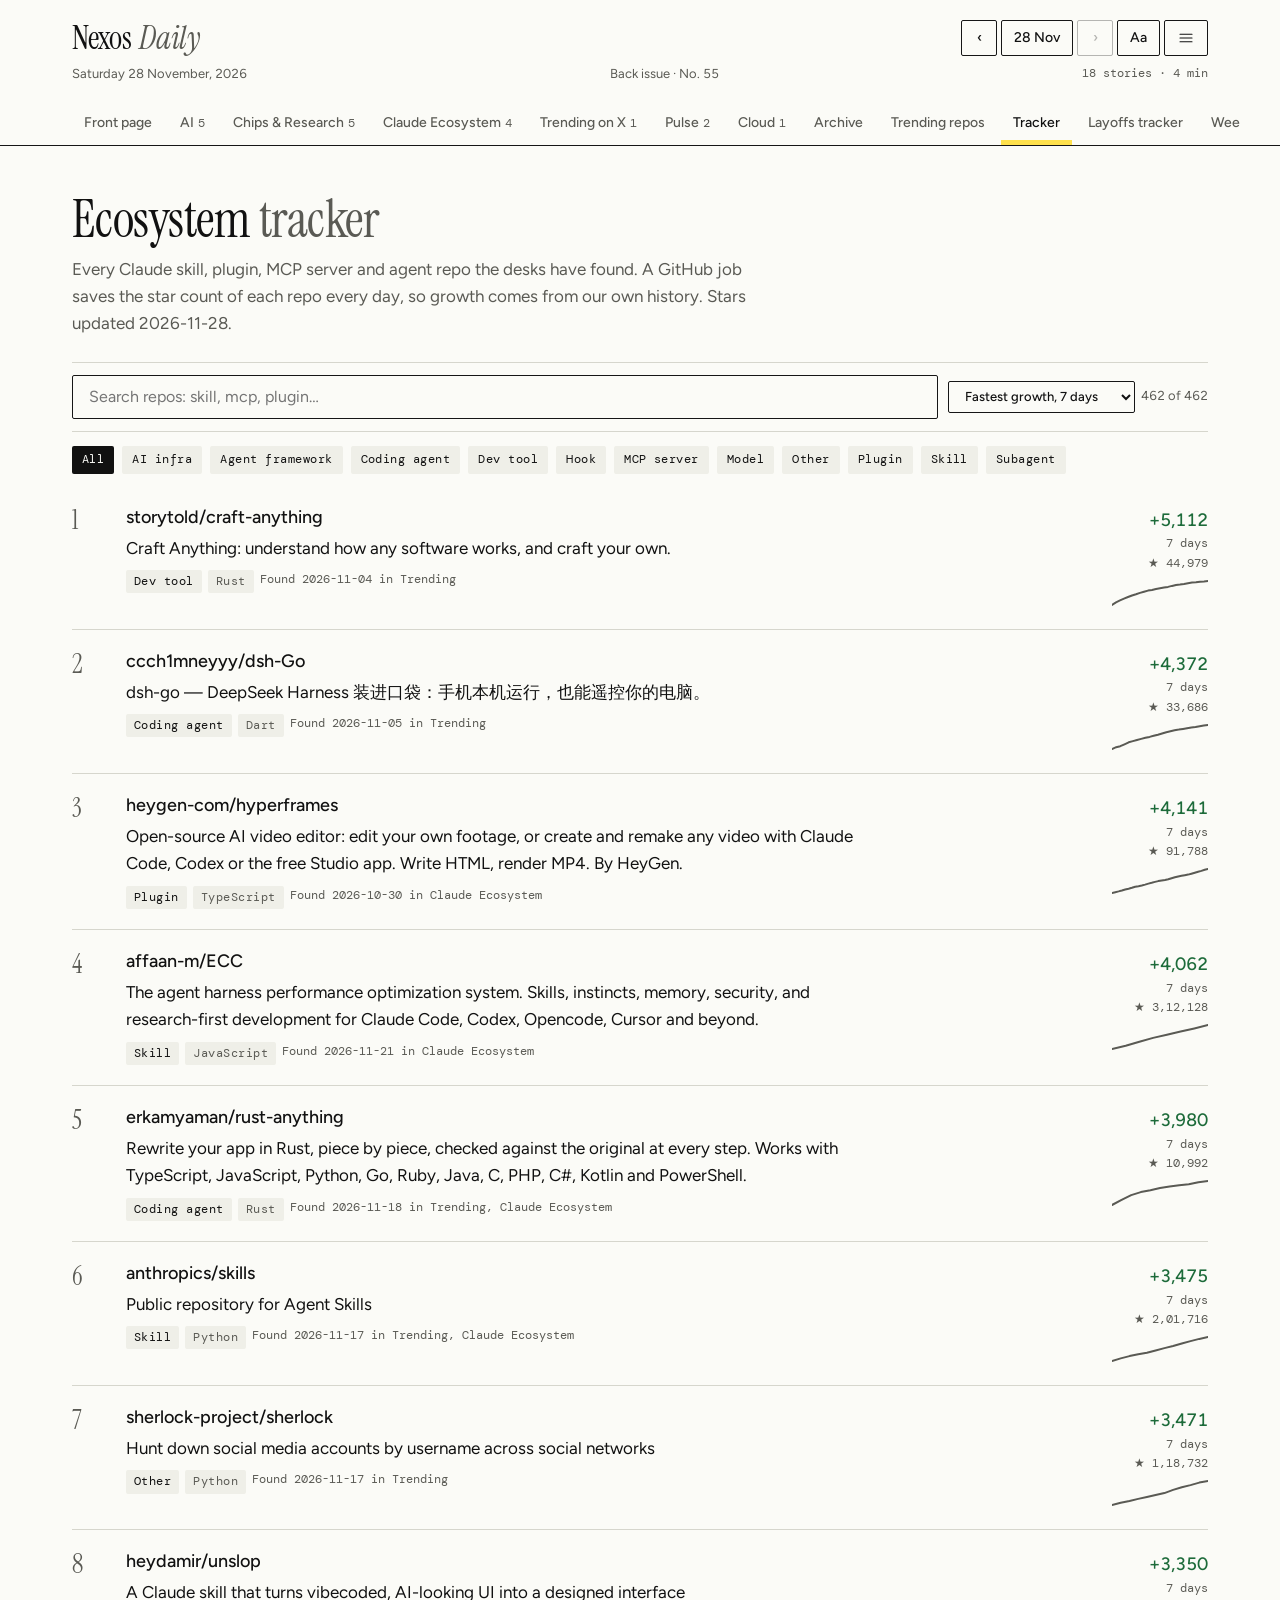
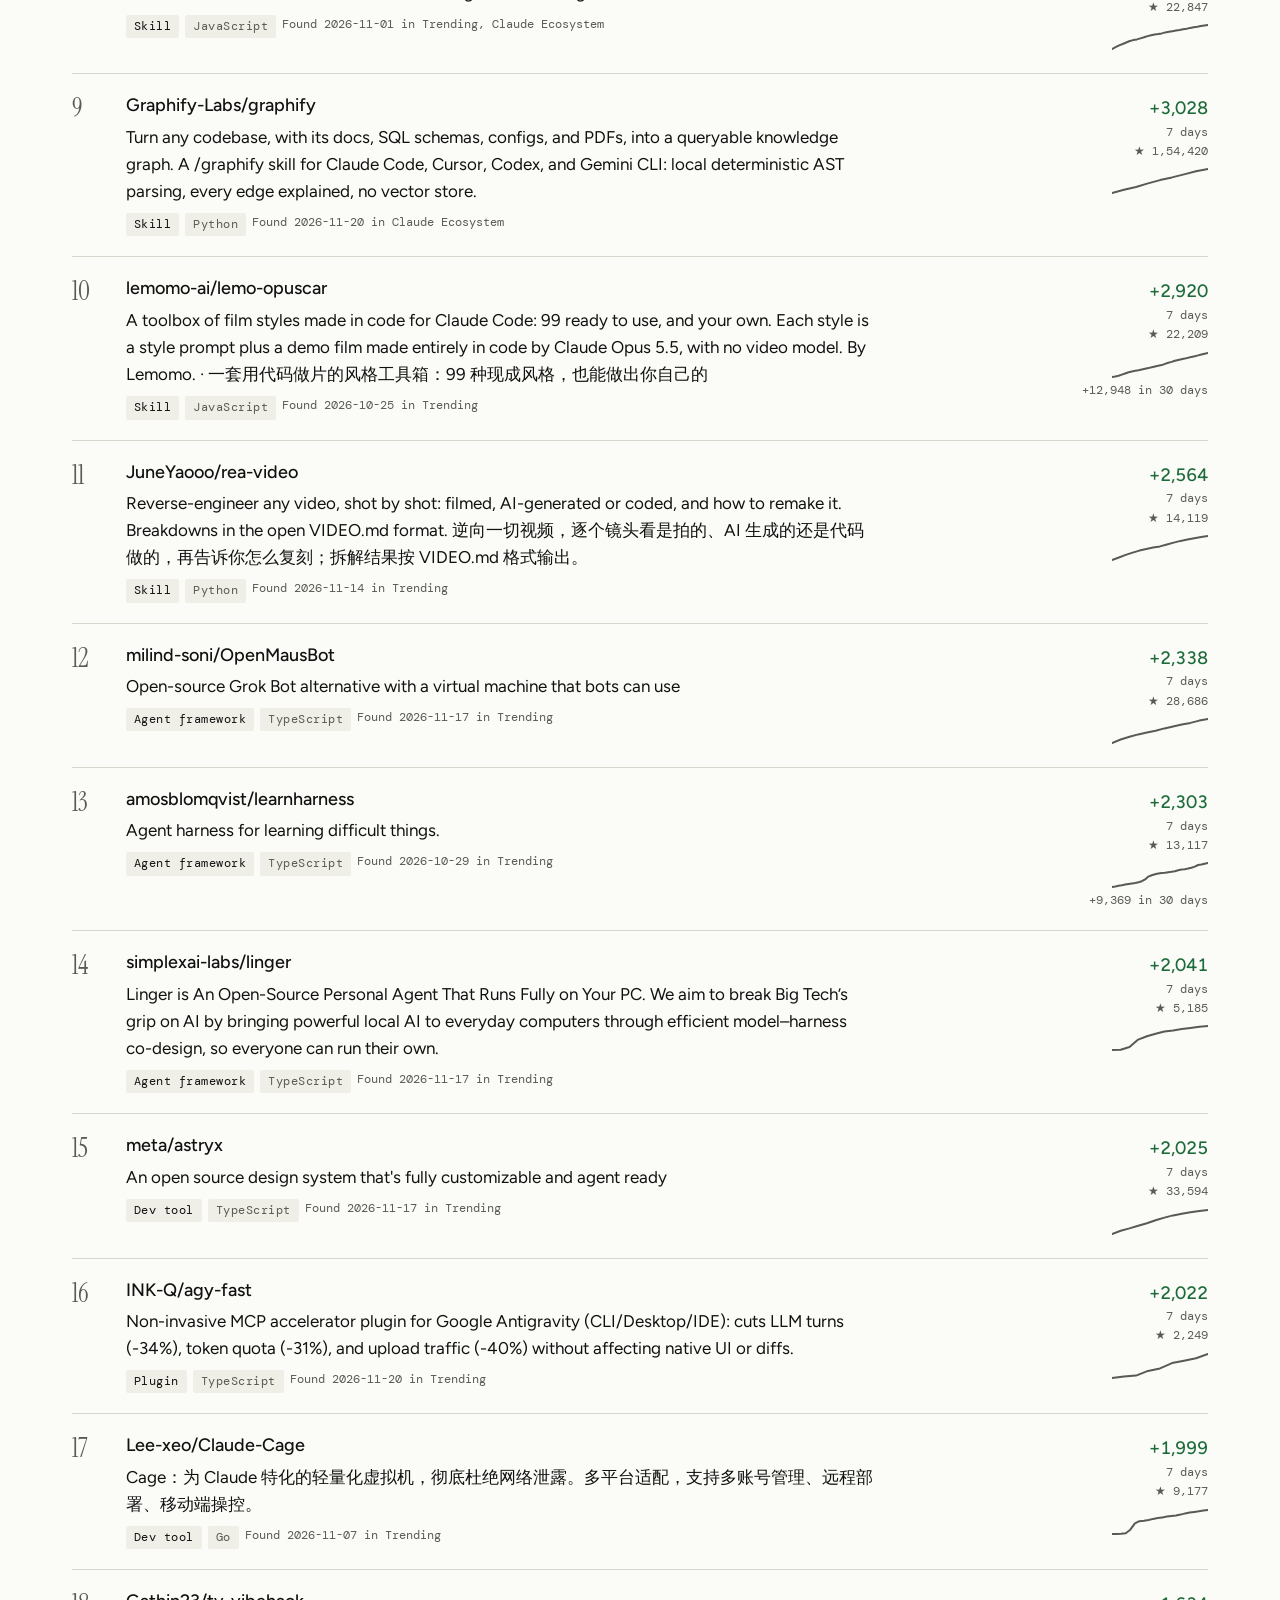
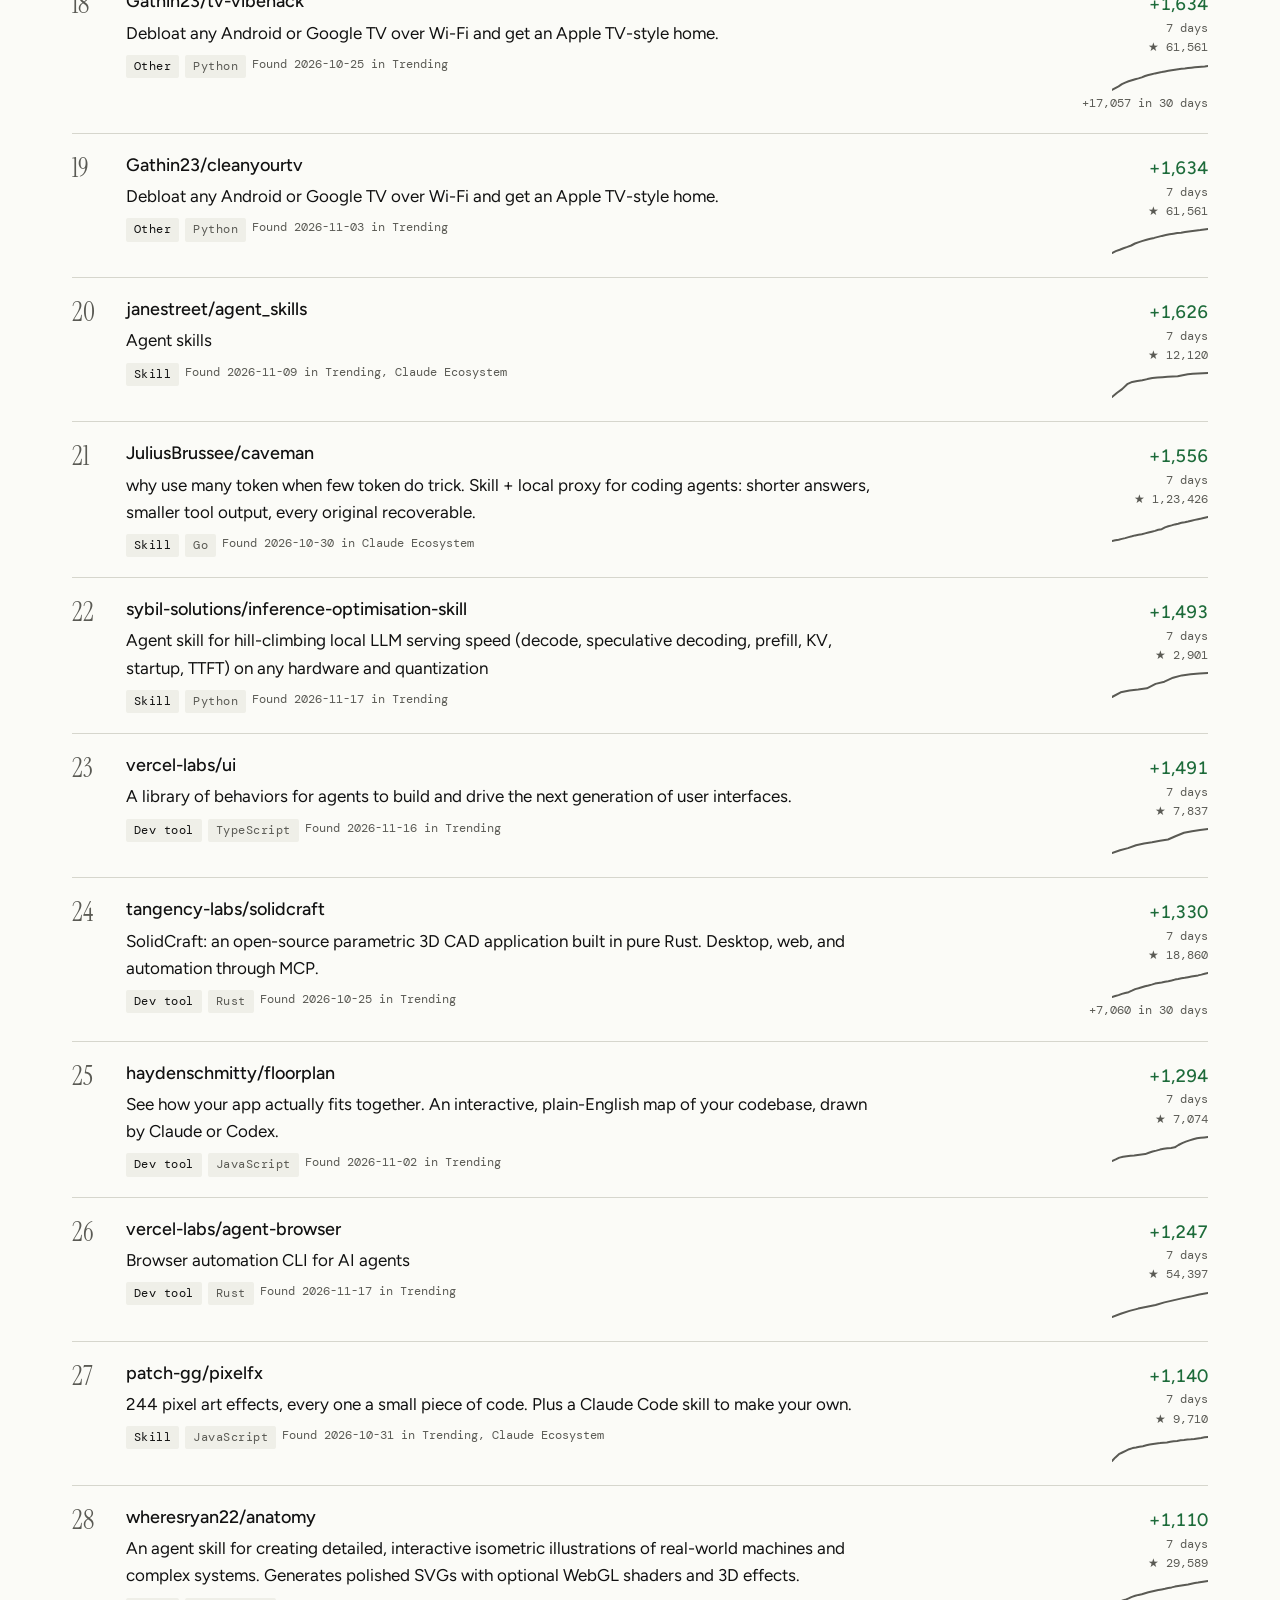
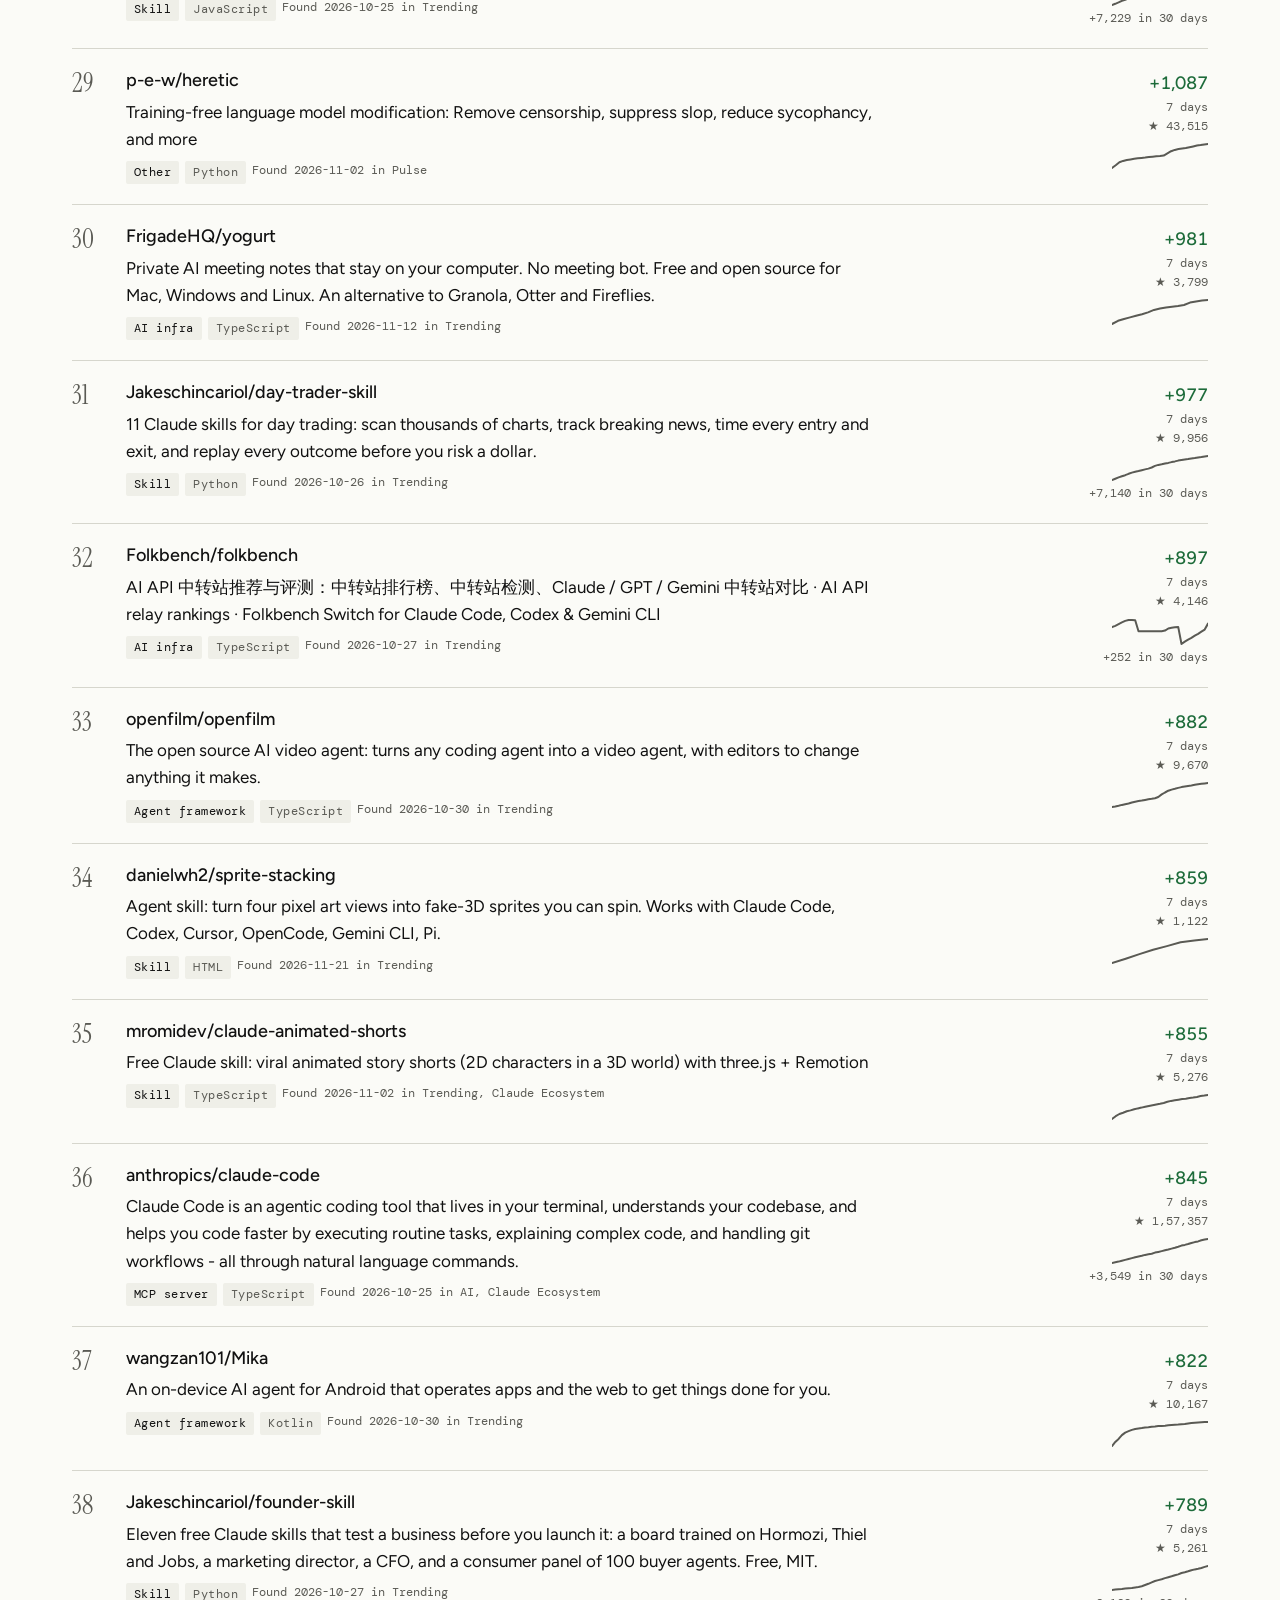
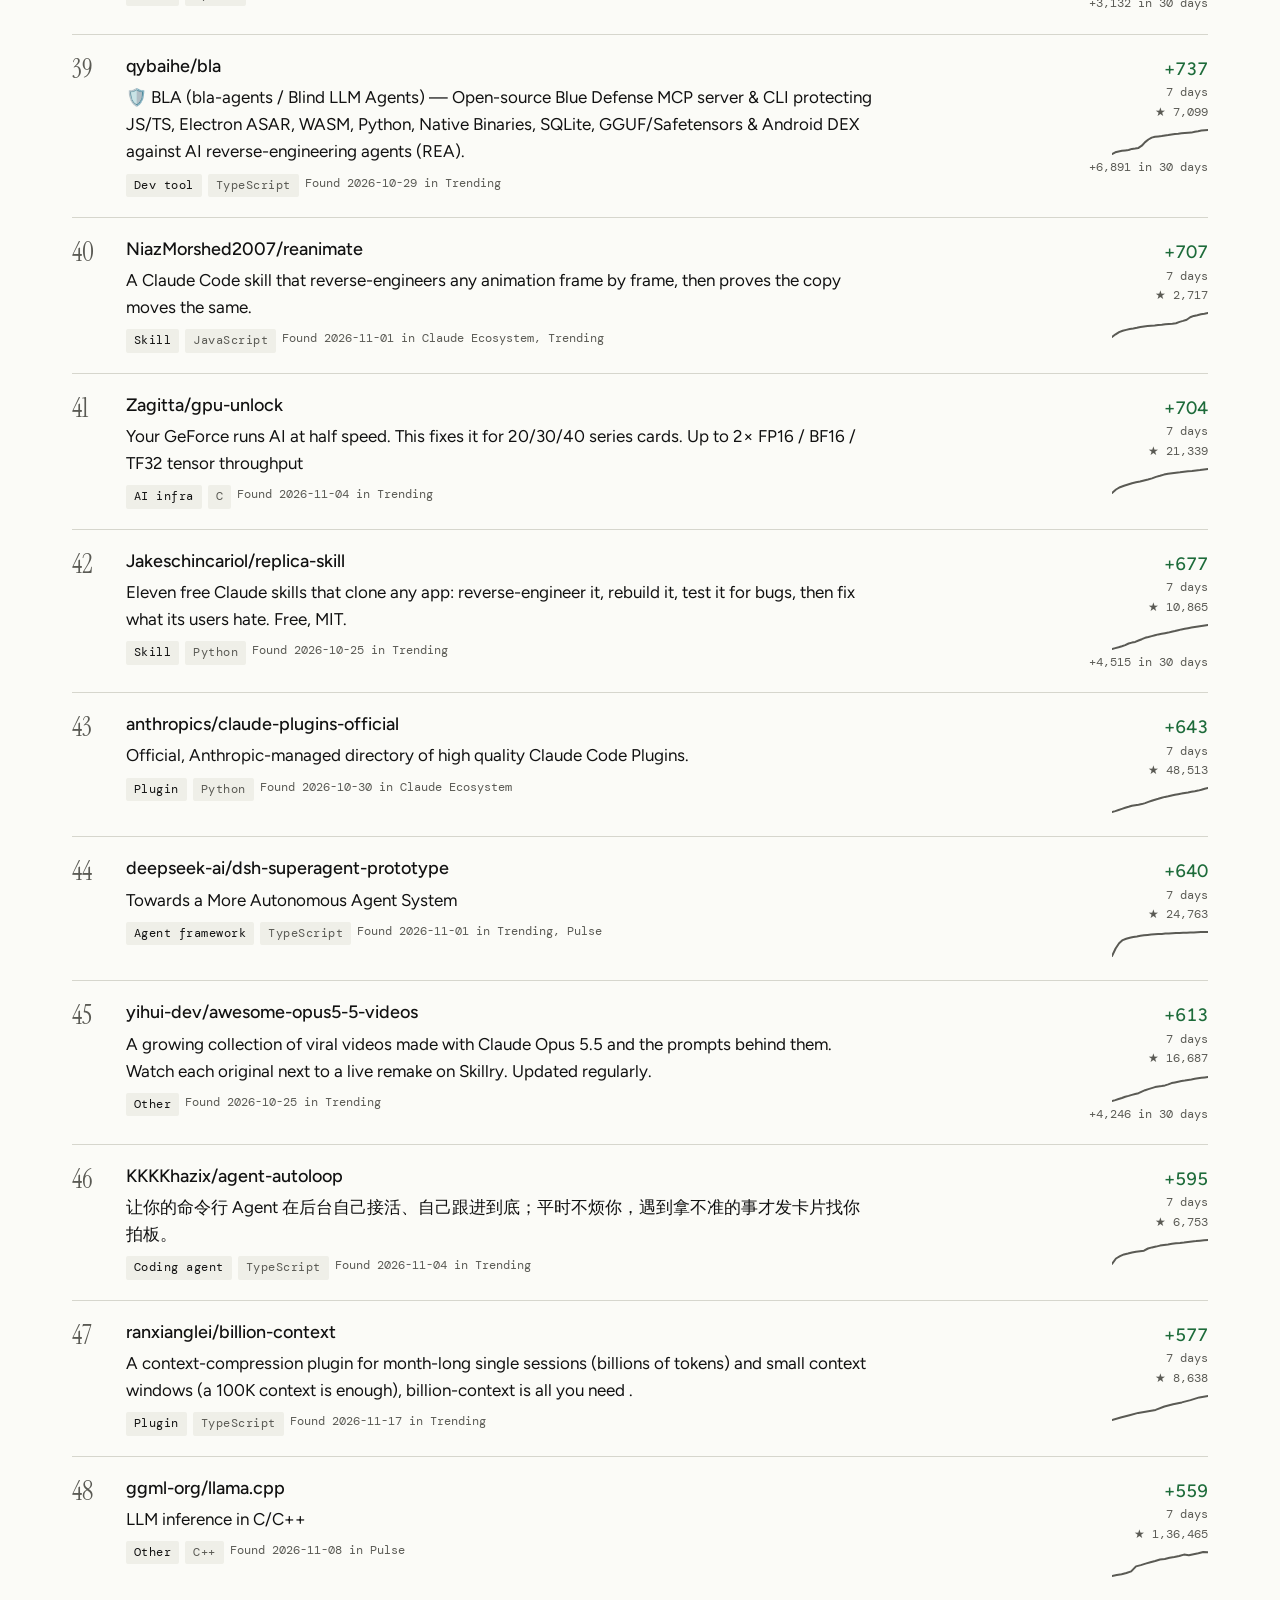
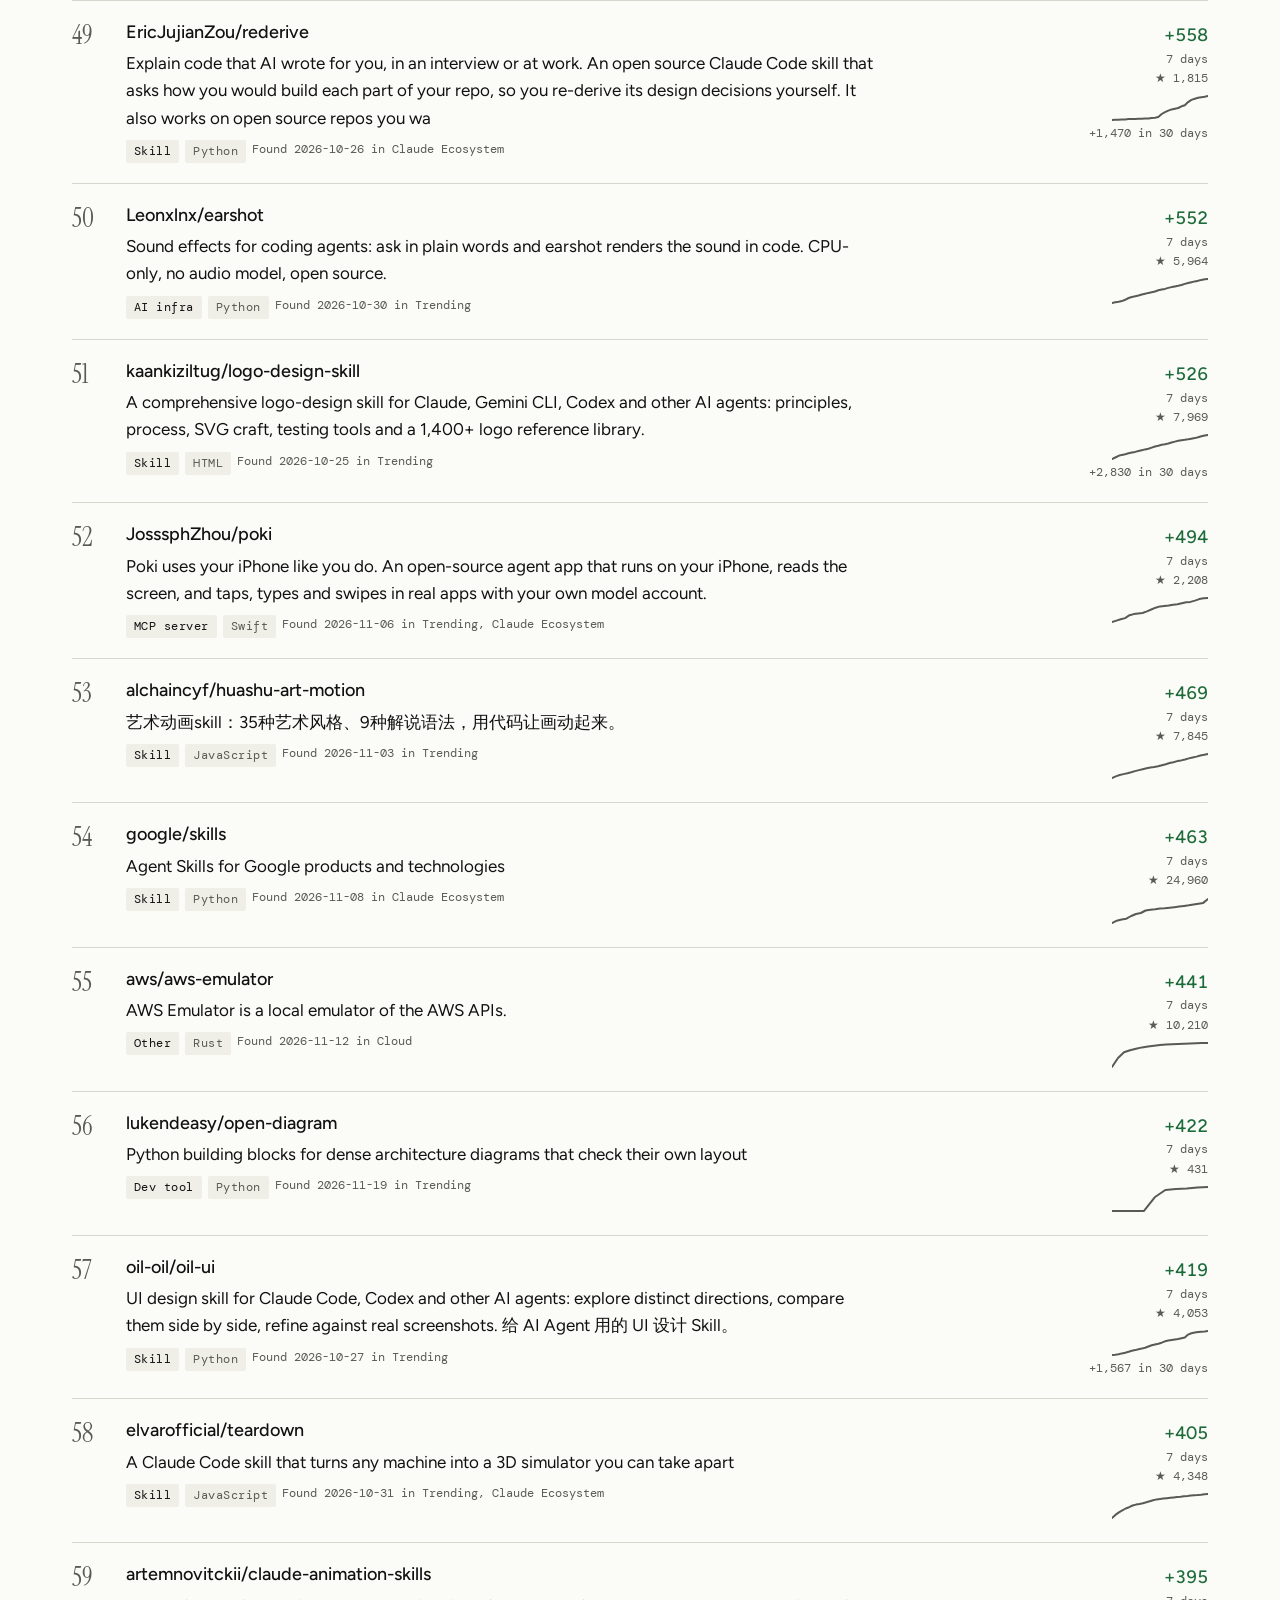
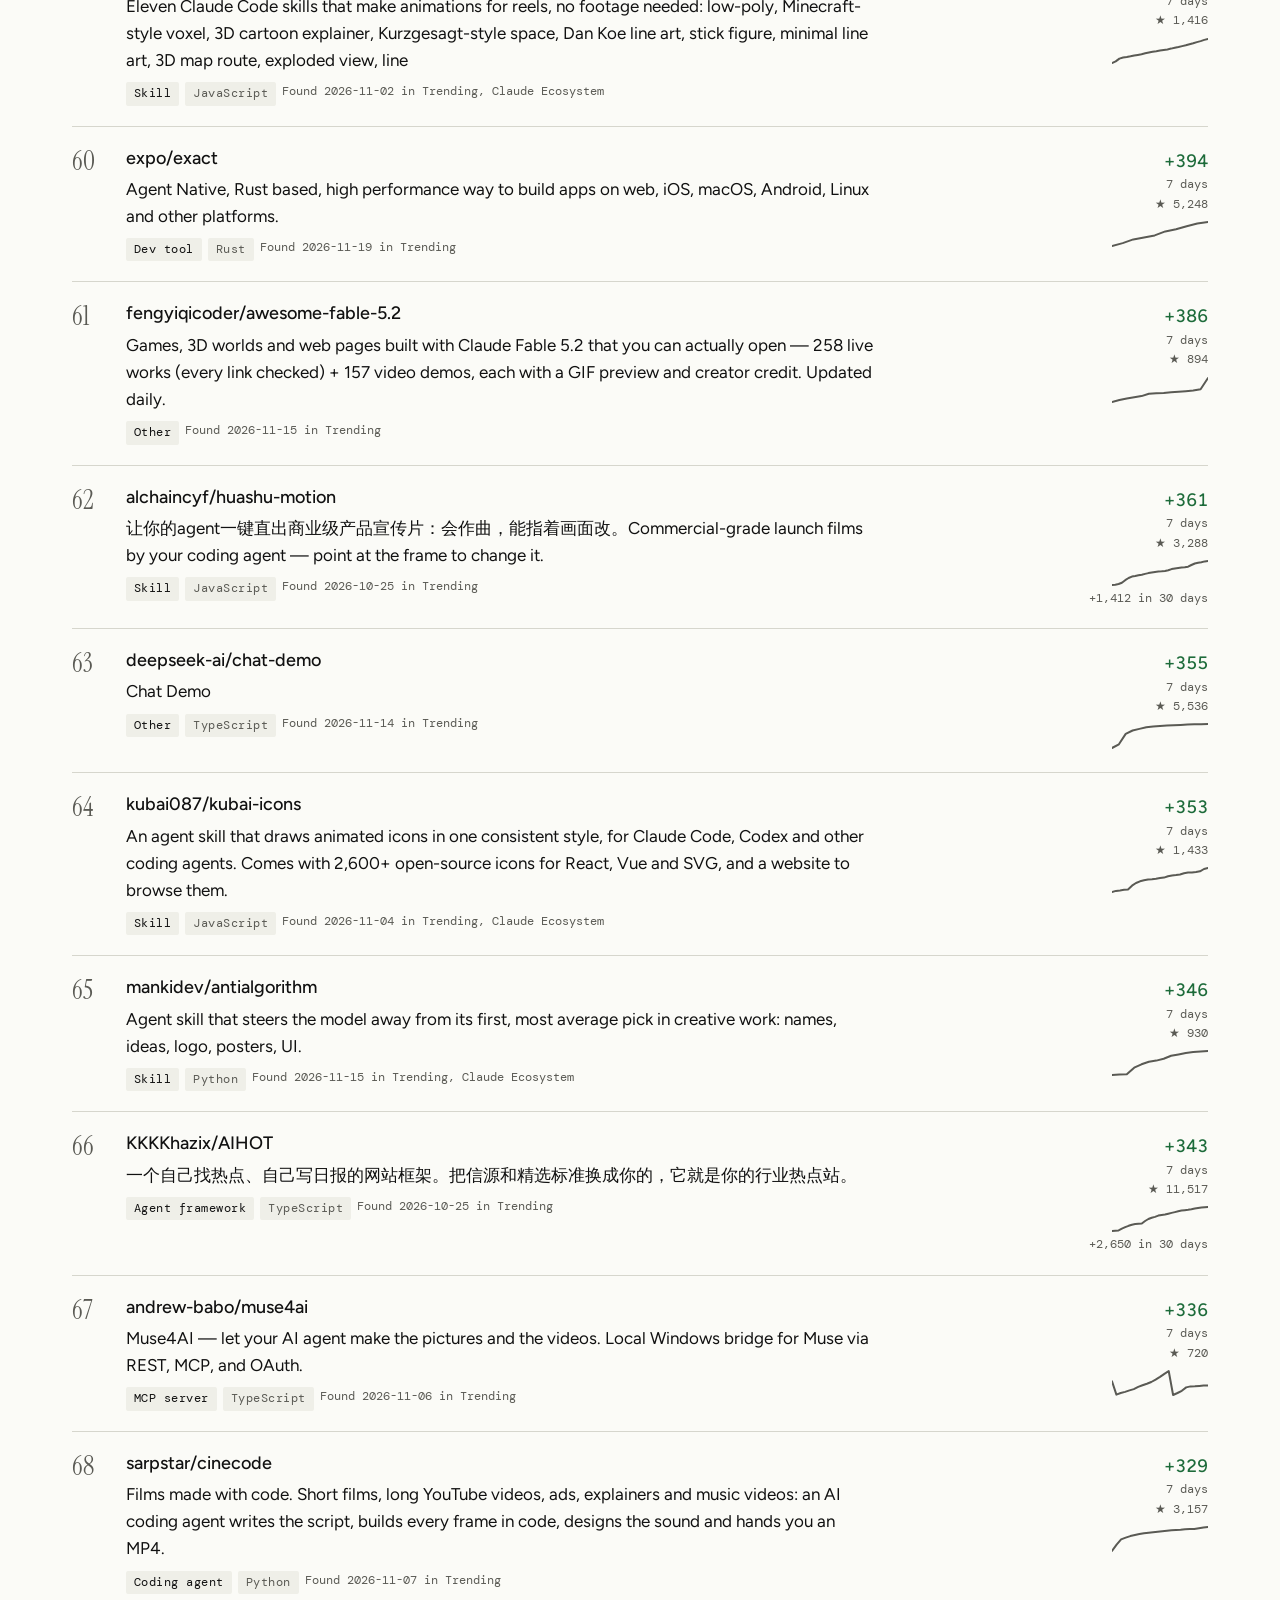
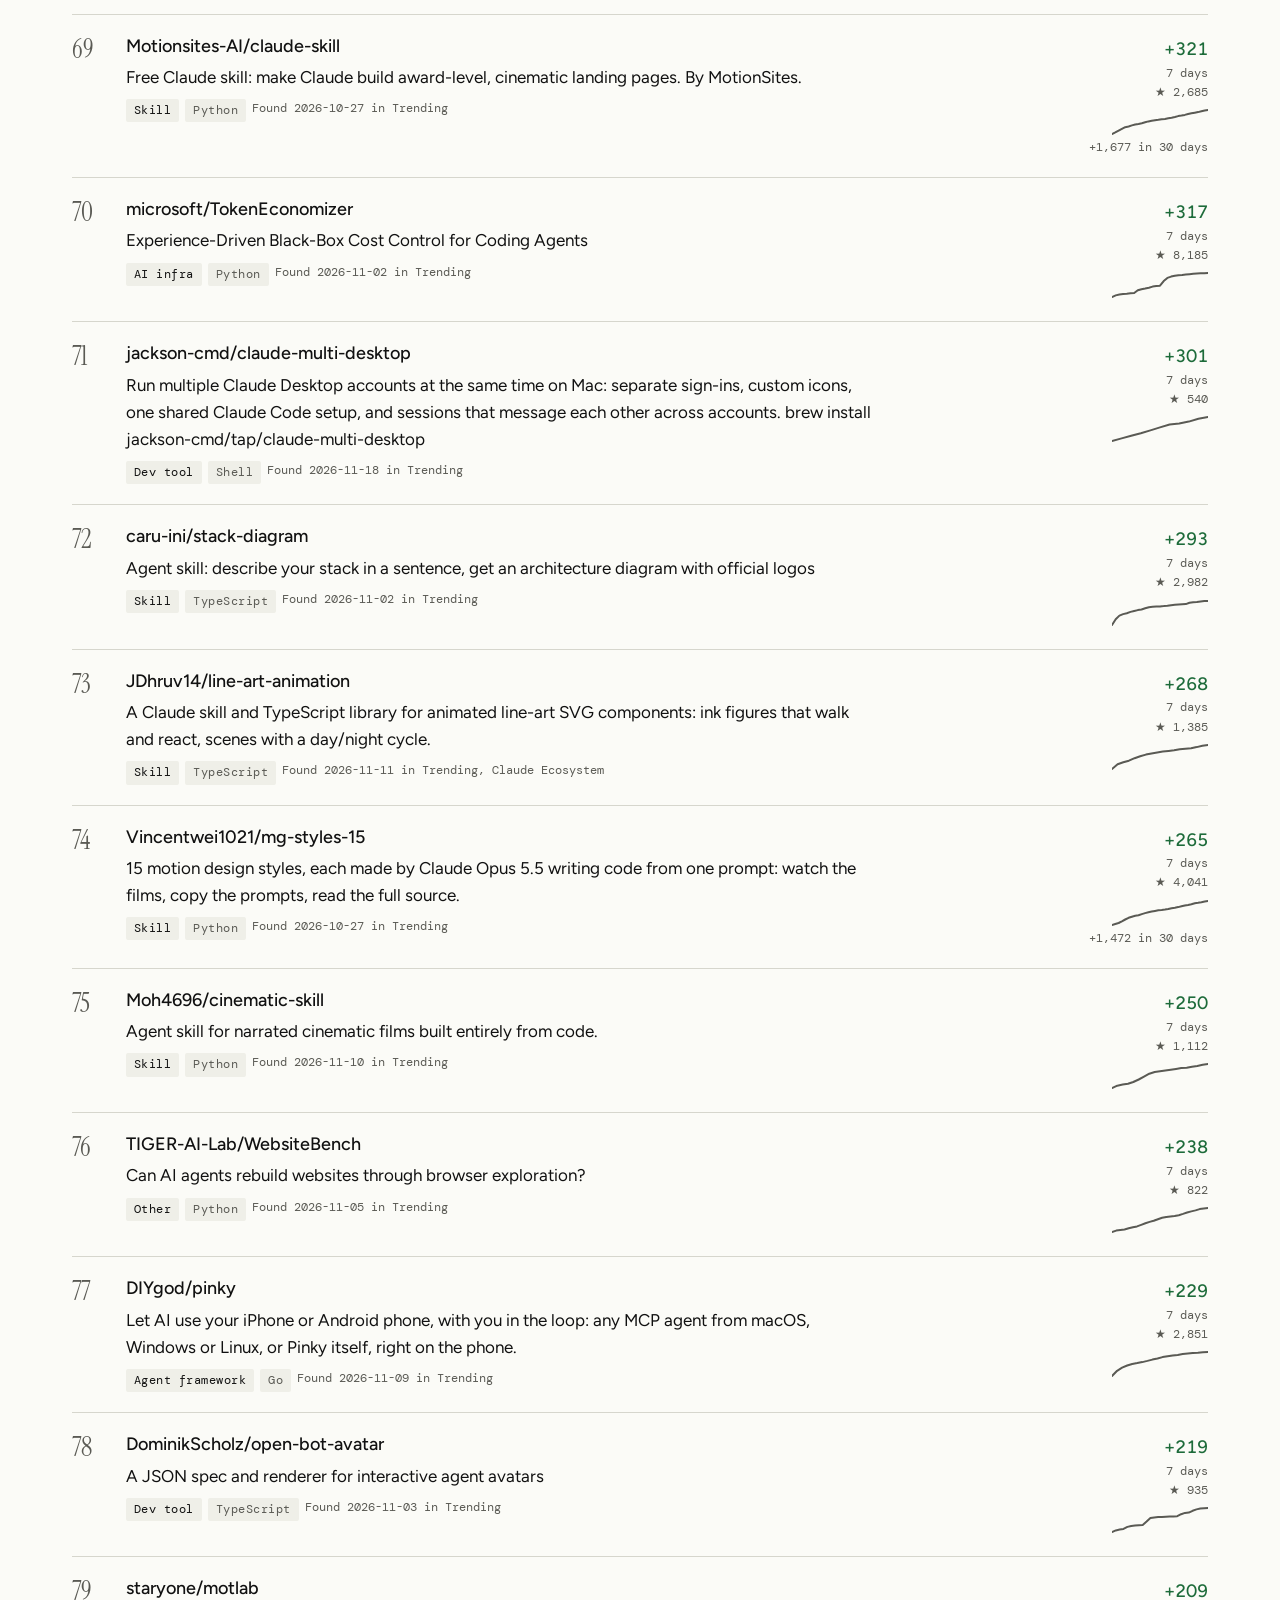
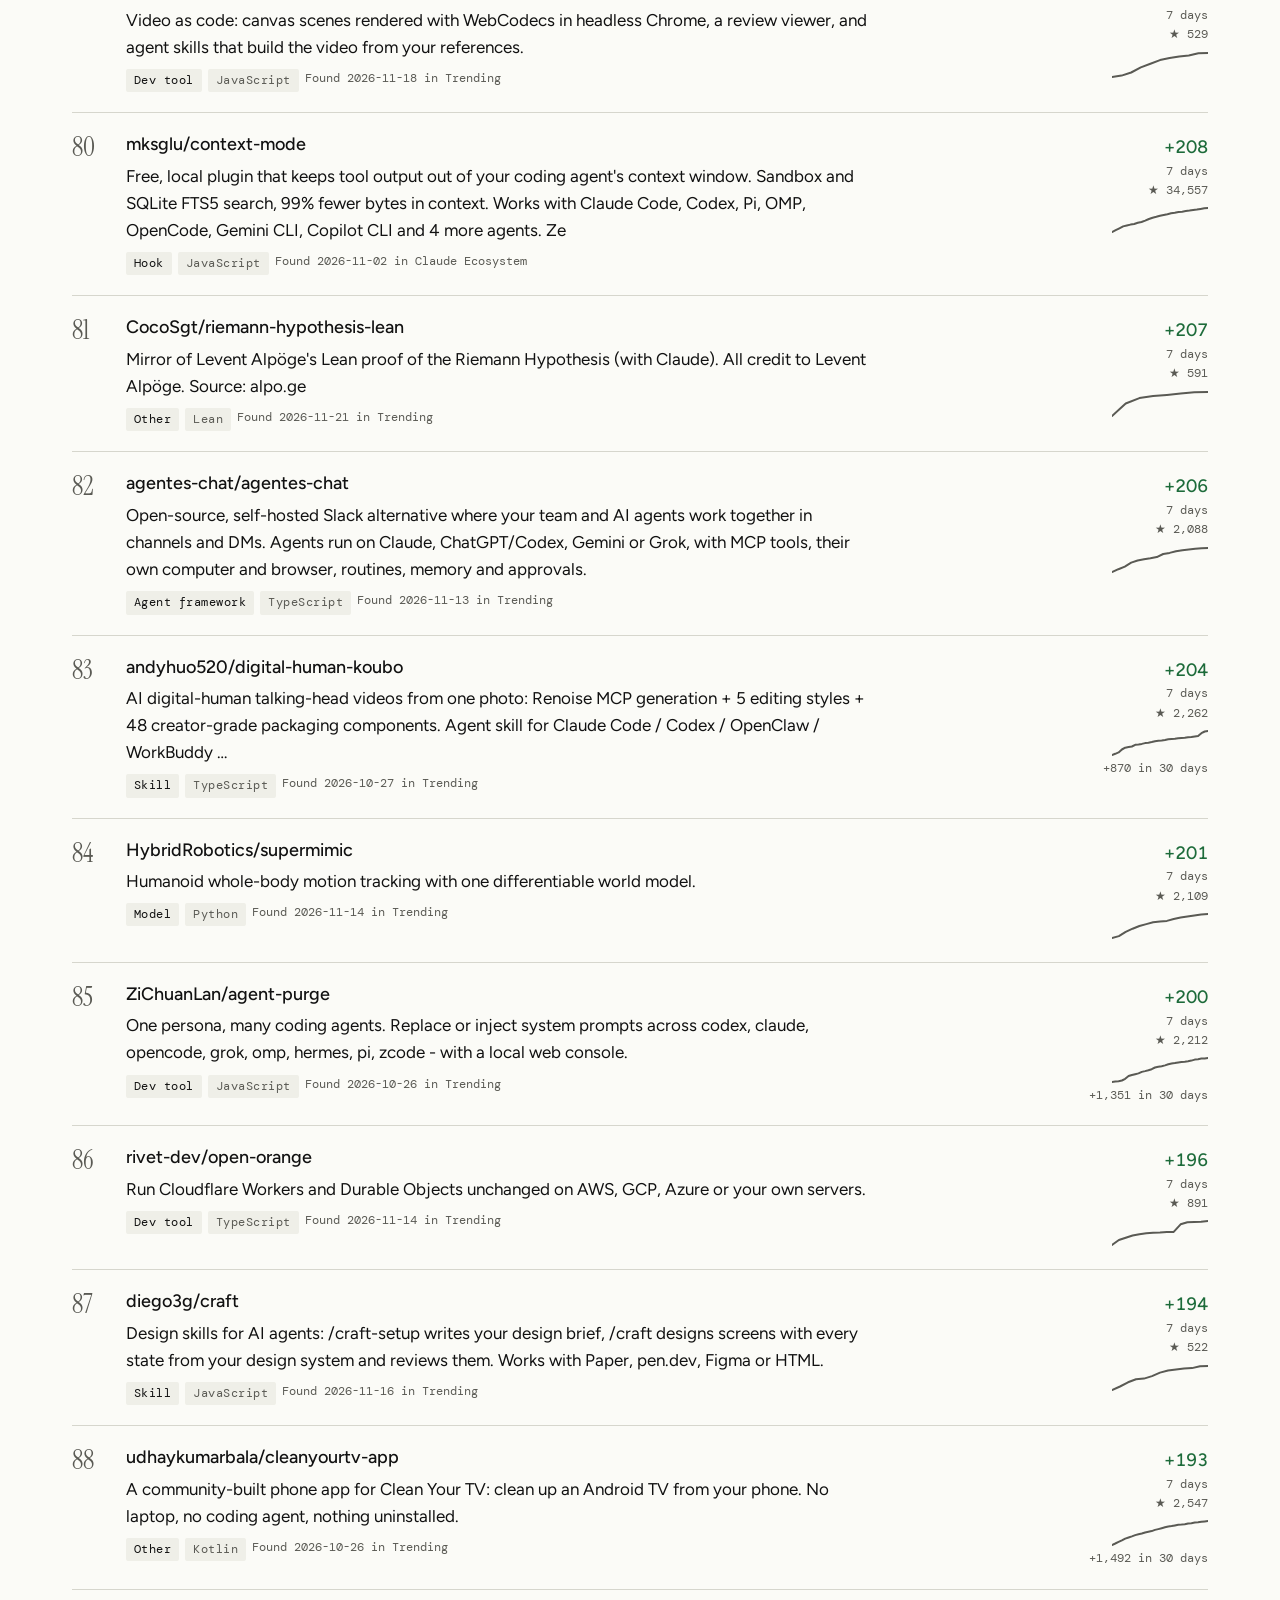
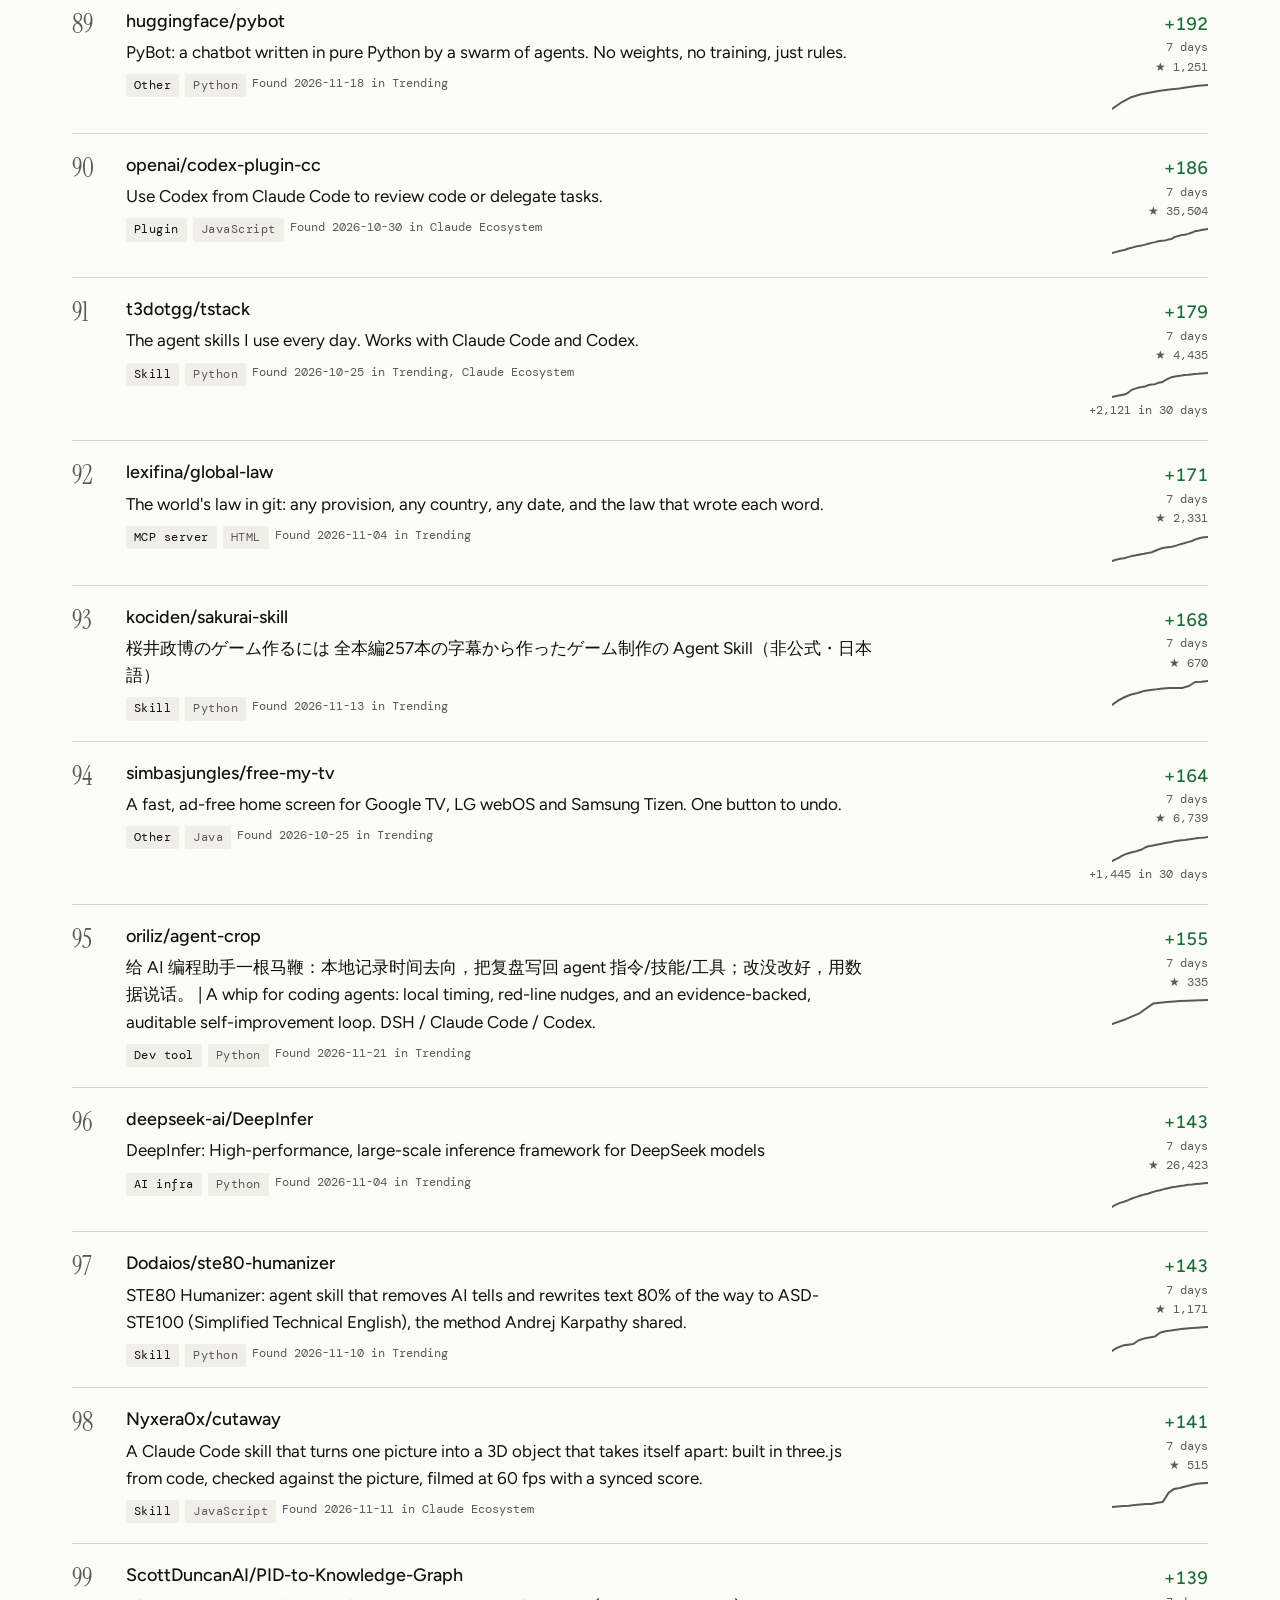
<file: tracker.html>
<!doctype html>
<html lang="en"><head><meta charset="utf-8"><meta name="viewport" content="width=device-width,initial-scale=1">
<title>The Nexos Daily</title>
<script>var h=(location.hash||"").slice(1);location.replace("./#tracker"+(("tracker"==="trending"&&/^(weekly|monthly)$/.test(h))?"/"+h:""));</script>
<meta http-equiv="refresh" content="0; url=./#tracker">
<style>body{font-family:system-ui,sans-serif;padding:24px}</style></head>
<body><p>This page moved into the paper. <a href="./#tracker">Open it here</a>.</p></body></html>
</file>
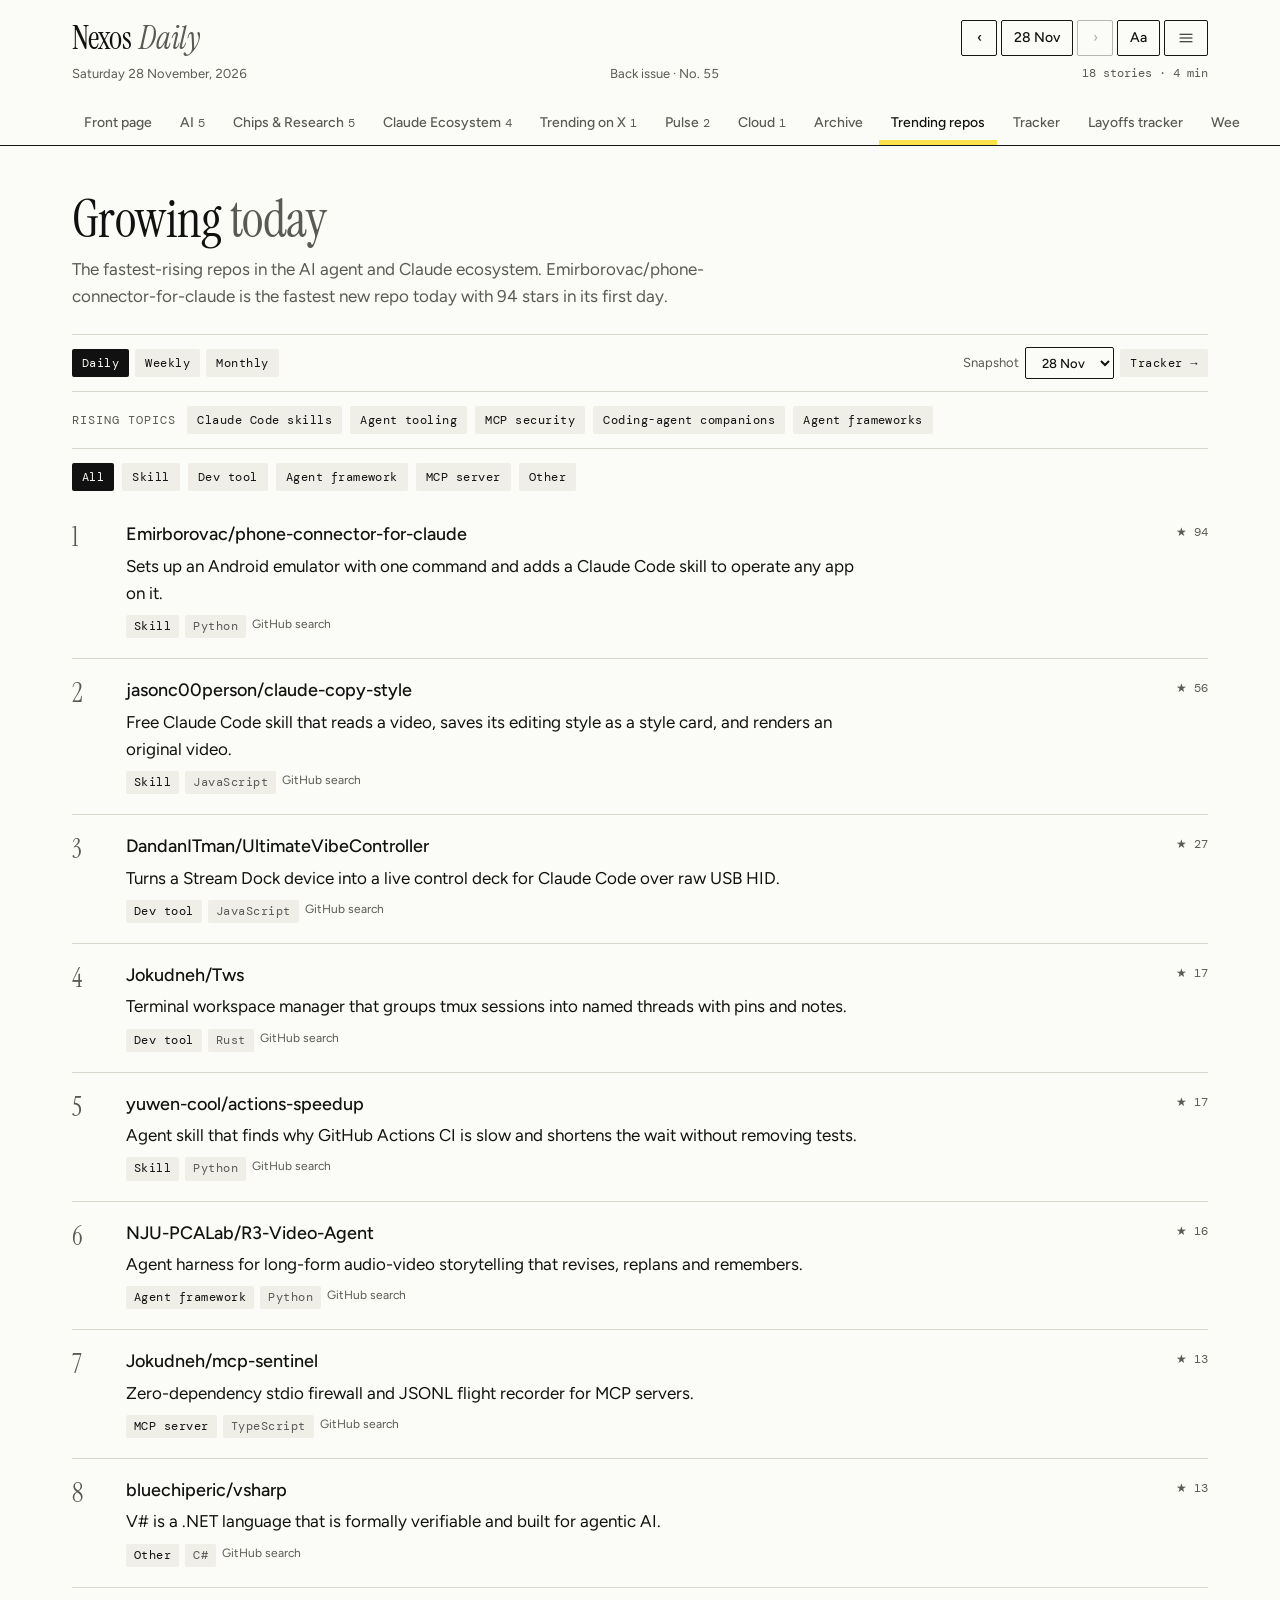
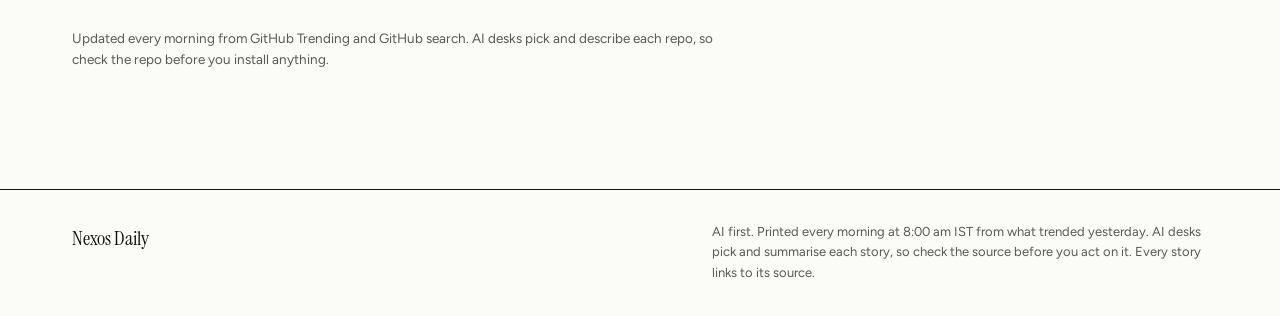
<file: trending.html>
<!doctype html>
<html lang="en"><head><meta charset="utf-8"><meta name="viewport" content="width=device-width,initial-scale=1">
<title>The Nexos Daily</title>
<script>var h=(location.hash||"").slice(1);location.replace("./#trending"+(("trending"==="trending"&&/^(weekly|monthly)$/.test(h))?"/"+h:""));</script>
<meta http-equiv="refresh" content="0; url=./#trending">
<style>body{font-family:system-ui,sans-serif;padding:24px}</style></head>
<body><p>This page moved into the paper. <a href="./#trending">Open it here</a>.</p></body></html>
</file>
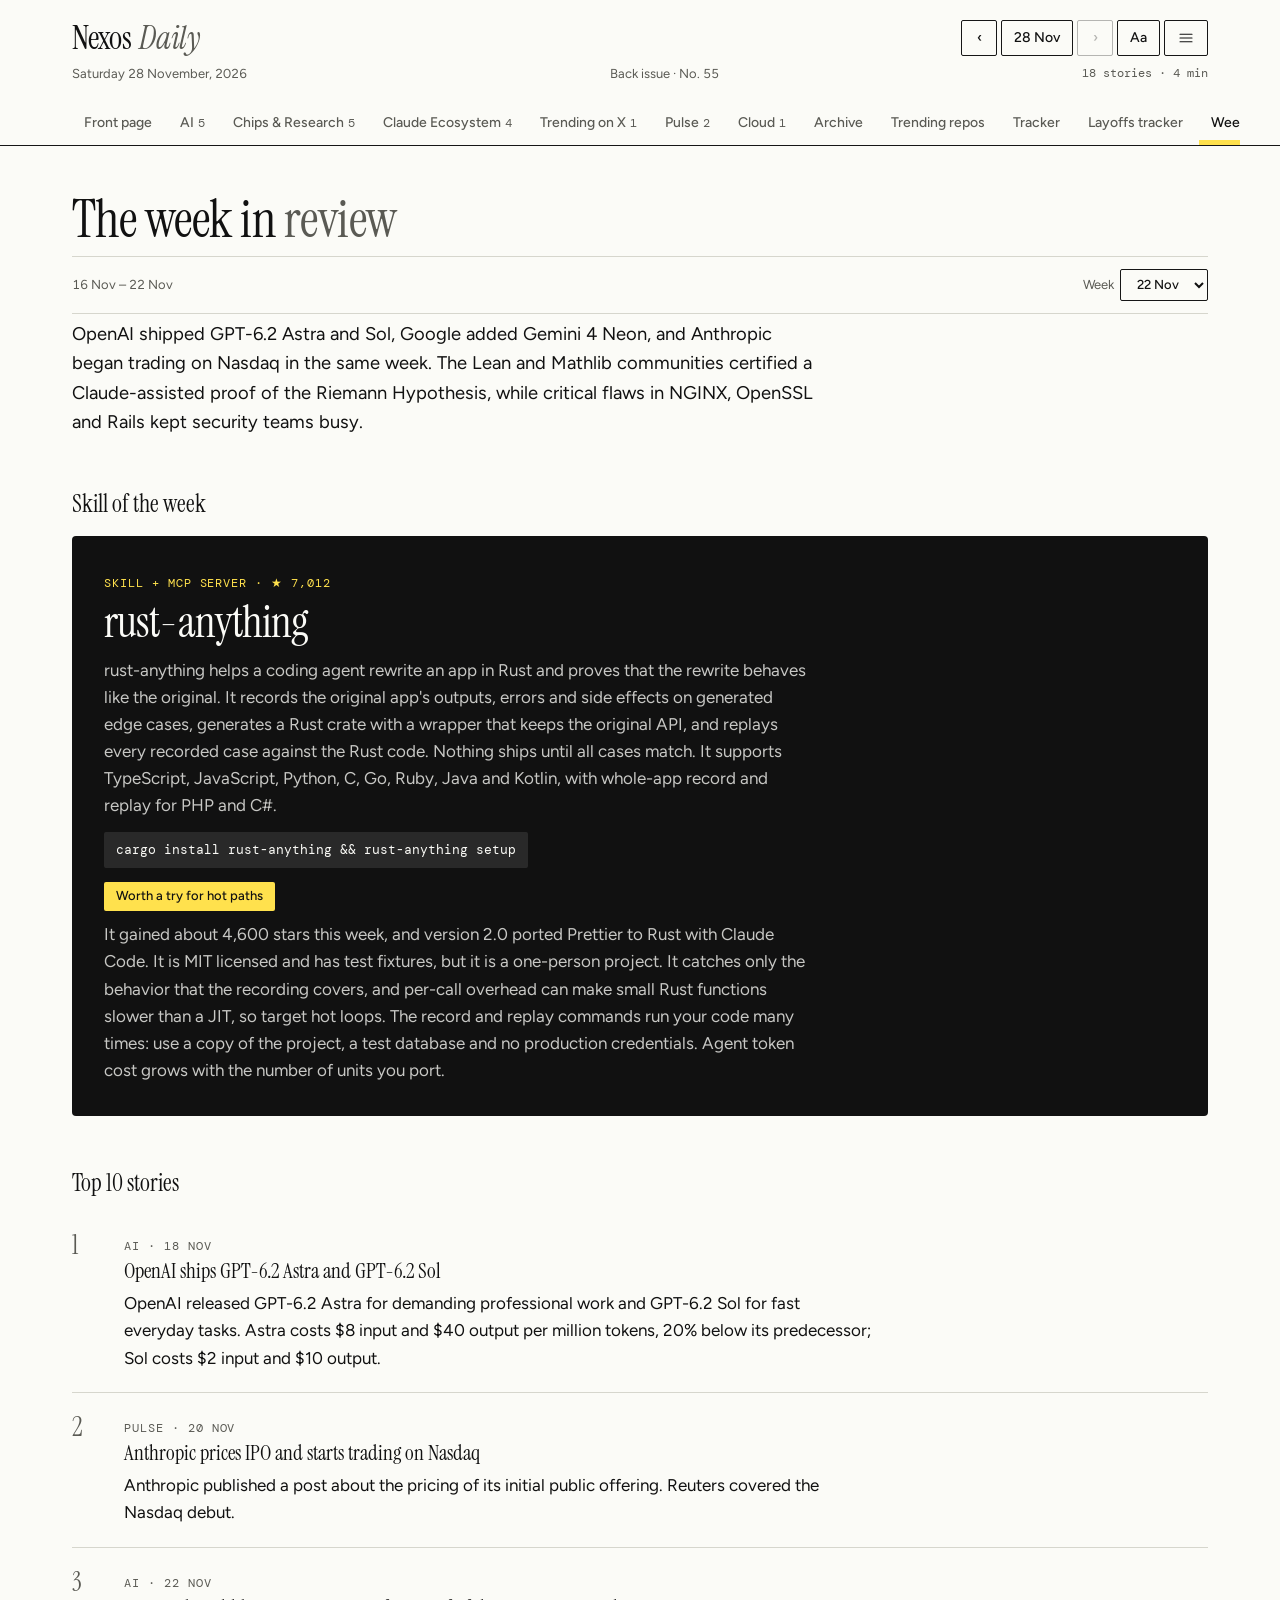
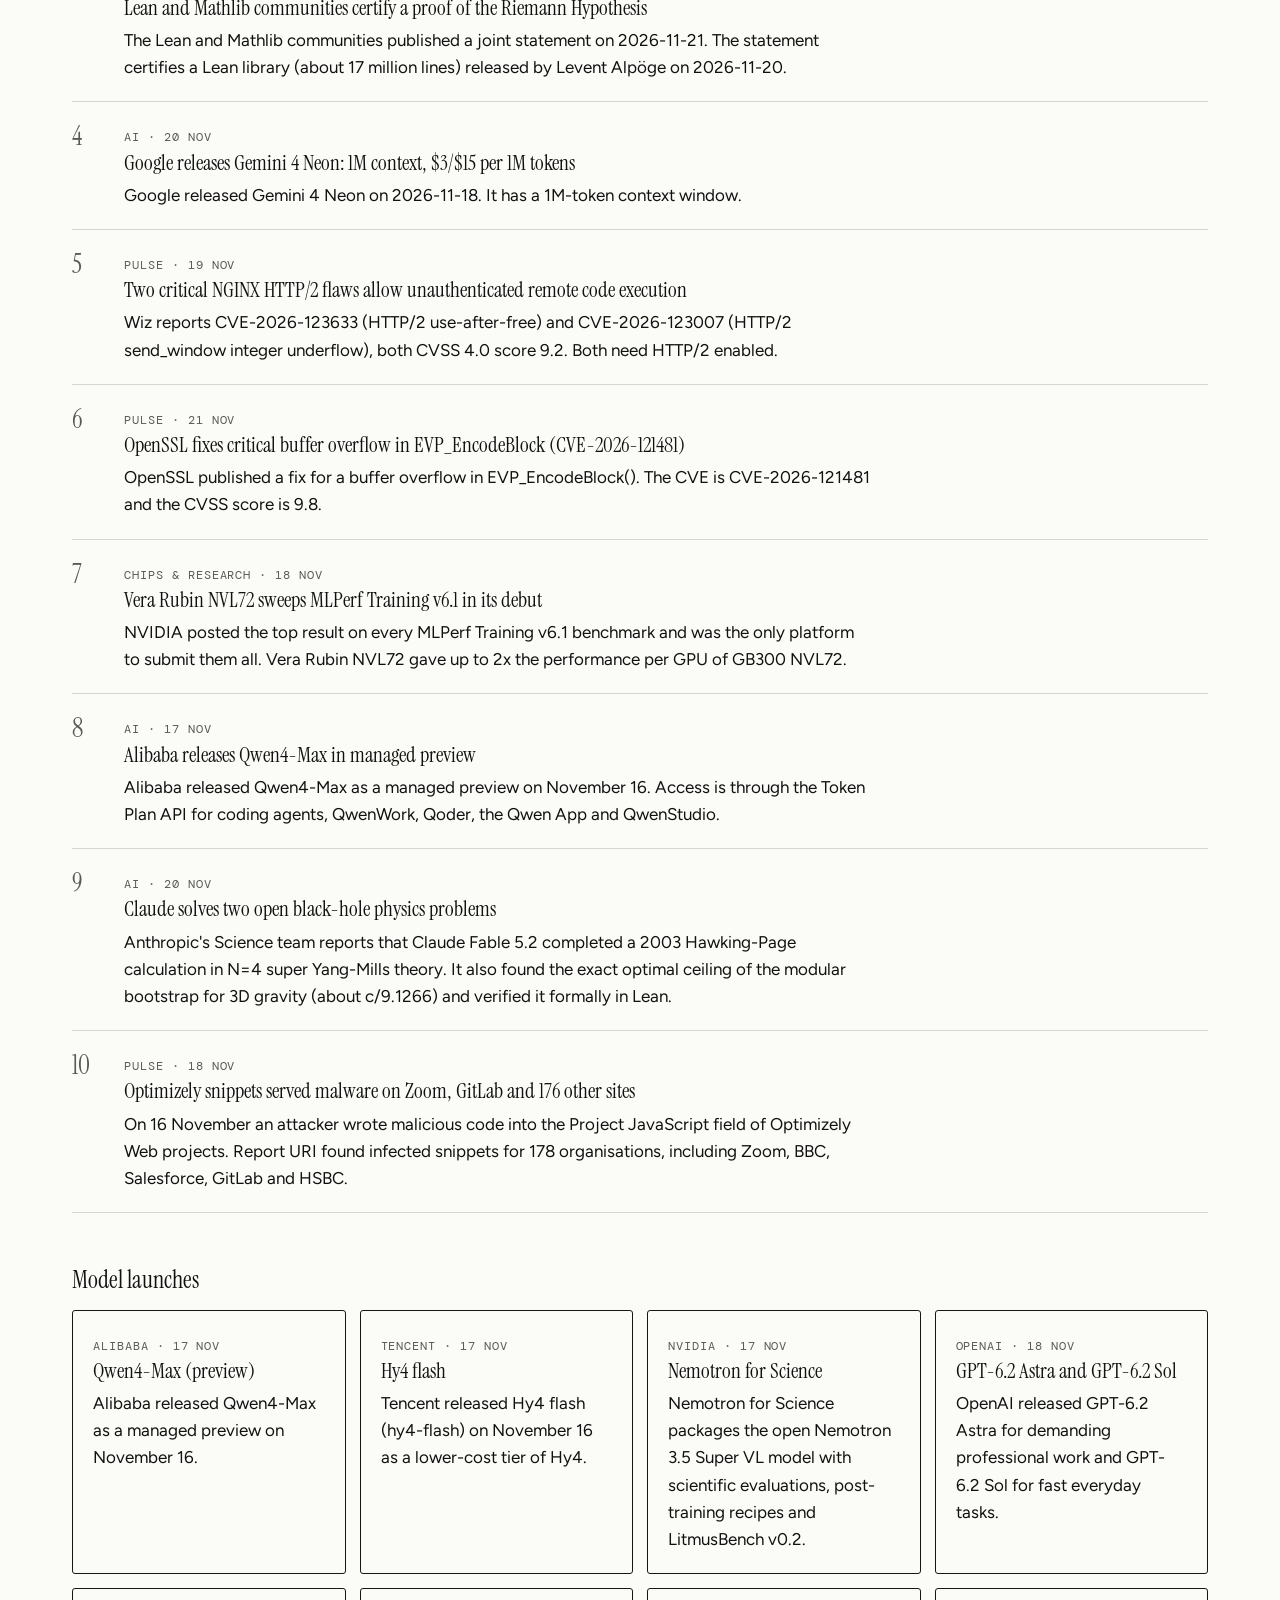
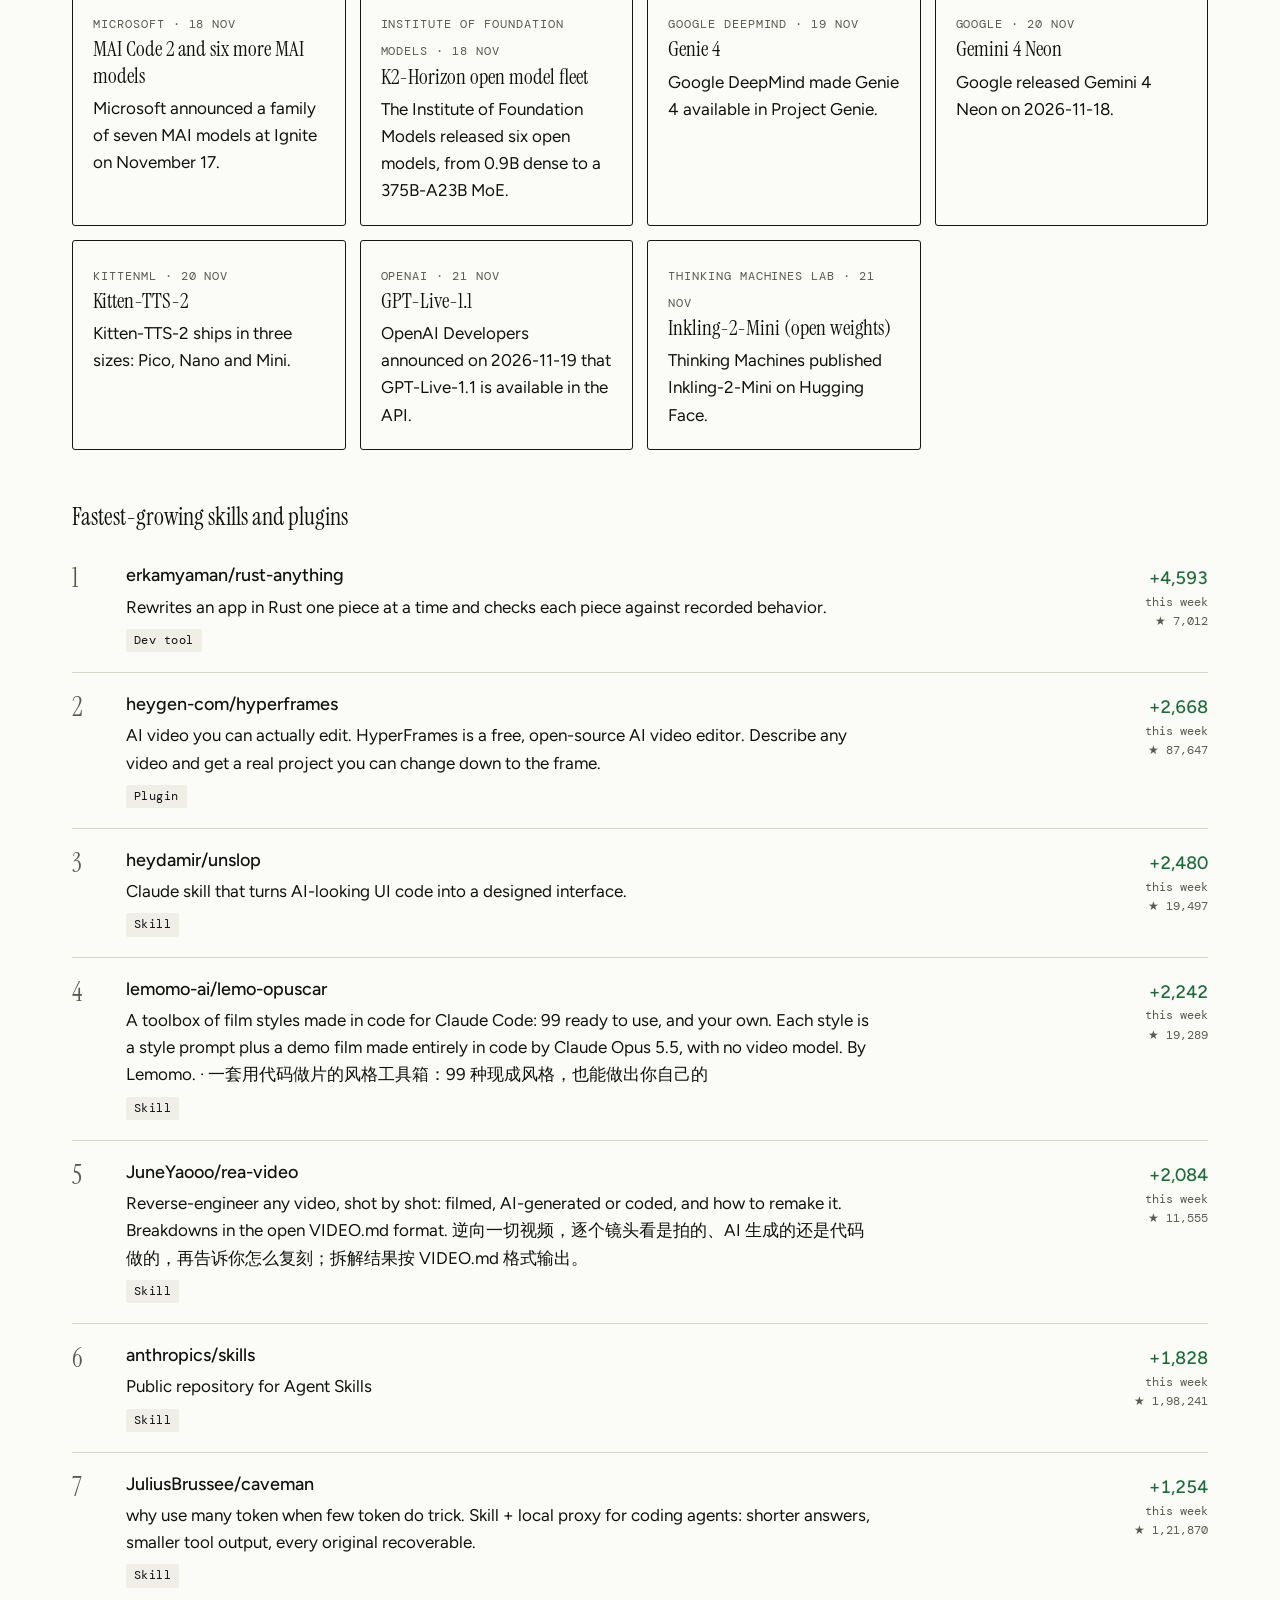
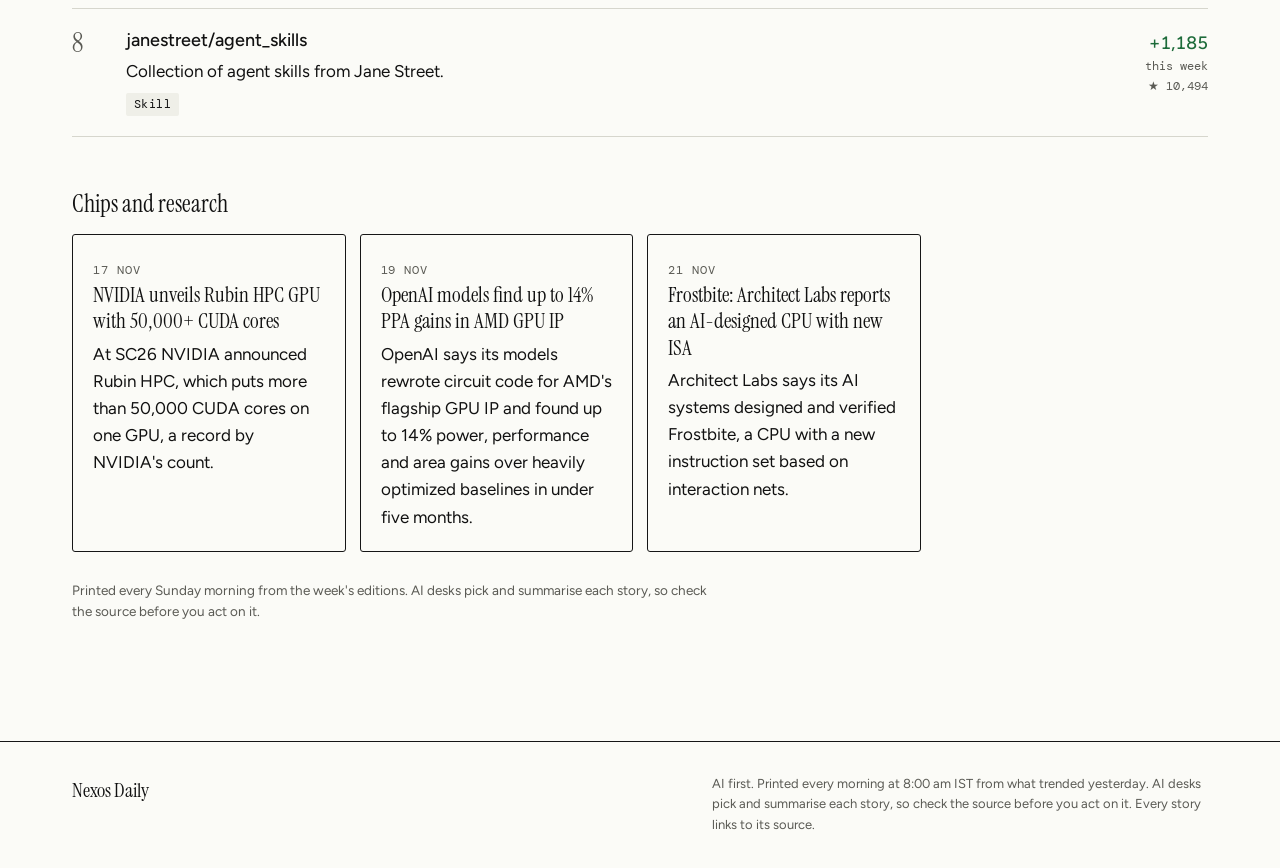
<file: week.html>
<!doctype html>
<html lang="en"><head><meta charset="utf-8"><meta name="viewport" content="width=device-width,initial-scale=1">
<title>The Nexos Daily</title>
<script>var h=(location.hash||"").slice(1);location.replace("./#week"+(("week"==="trending"&&/^(weekly|monthly)$/.test(h))?"/"+h:""));</script>
<meta http-equiv="refresh" content="0; url=./#week">
<style>body{font-family:system-ui,sans-serif;padding:24px}</style></head>
<body><p>This page moved into the paper. <a href="./#week">Open it here</a>.</p></body></html>
</file>
